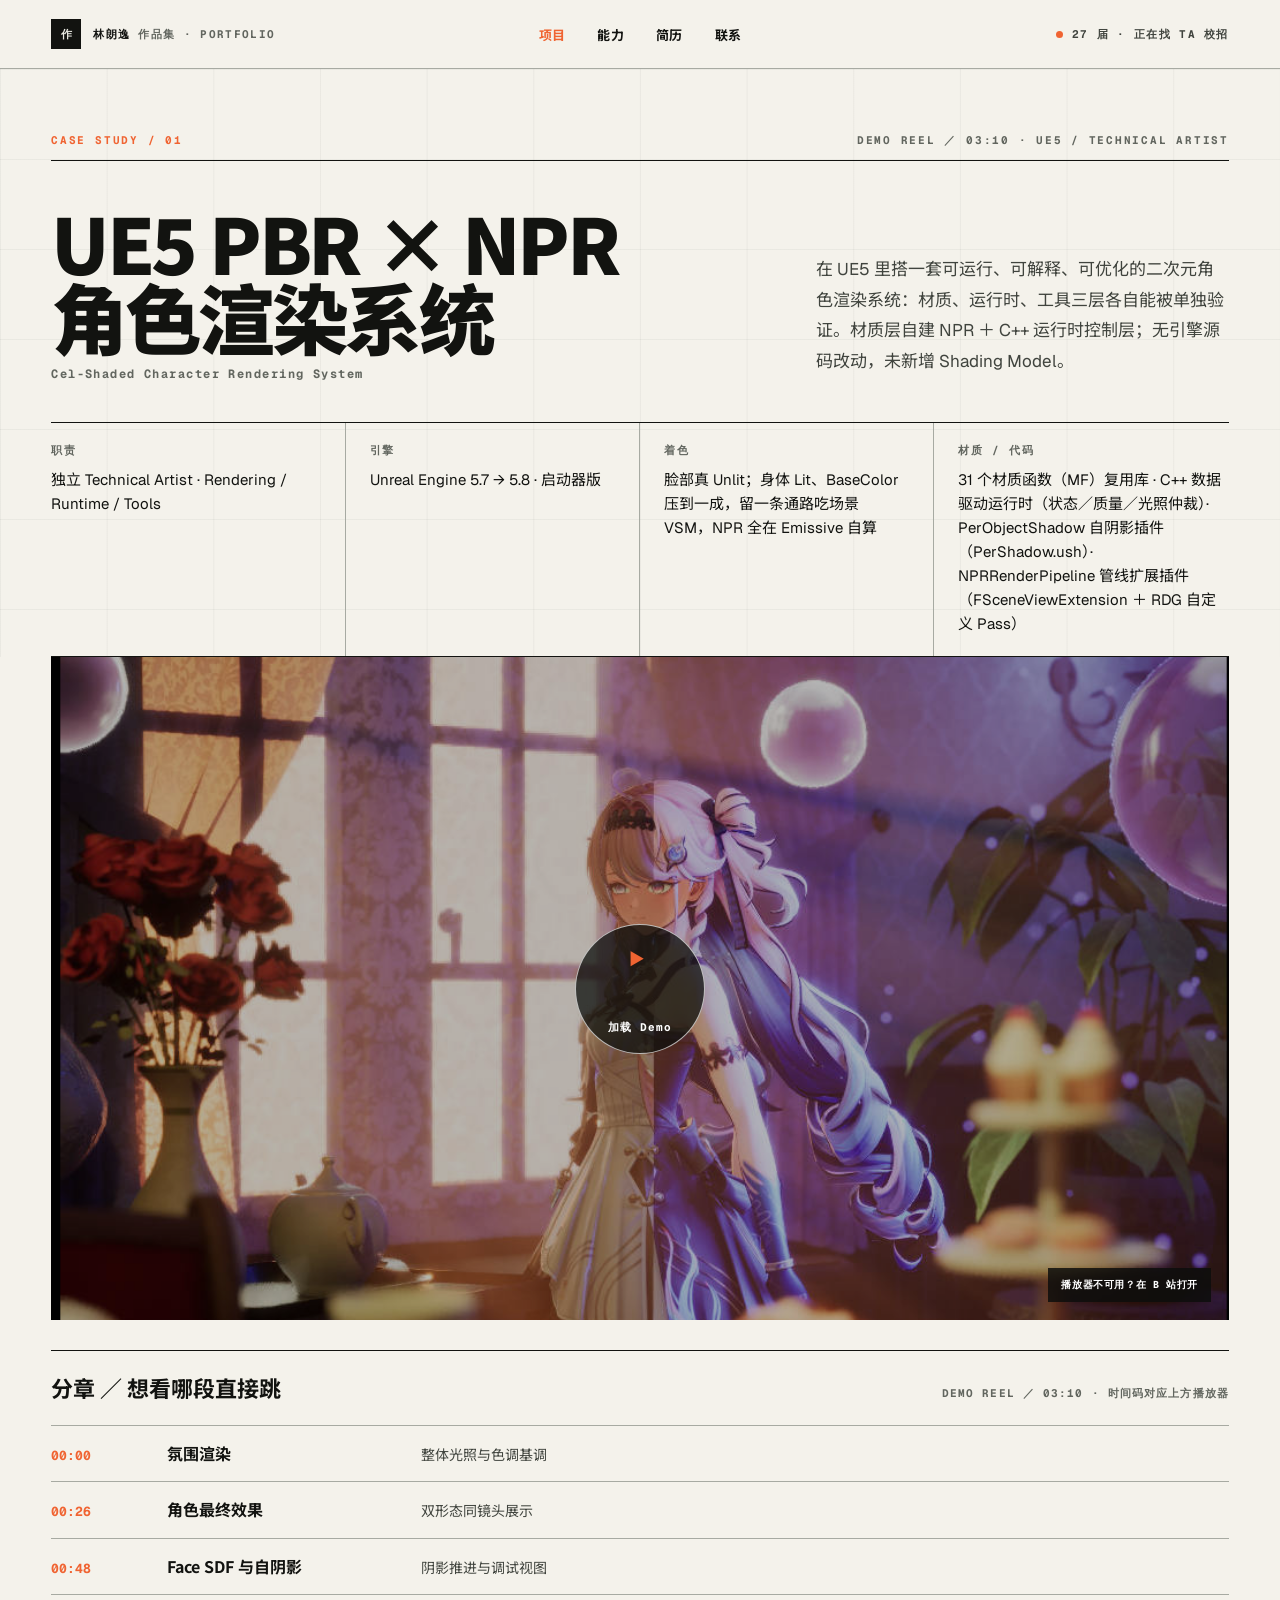
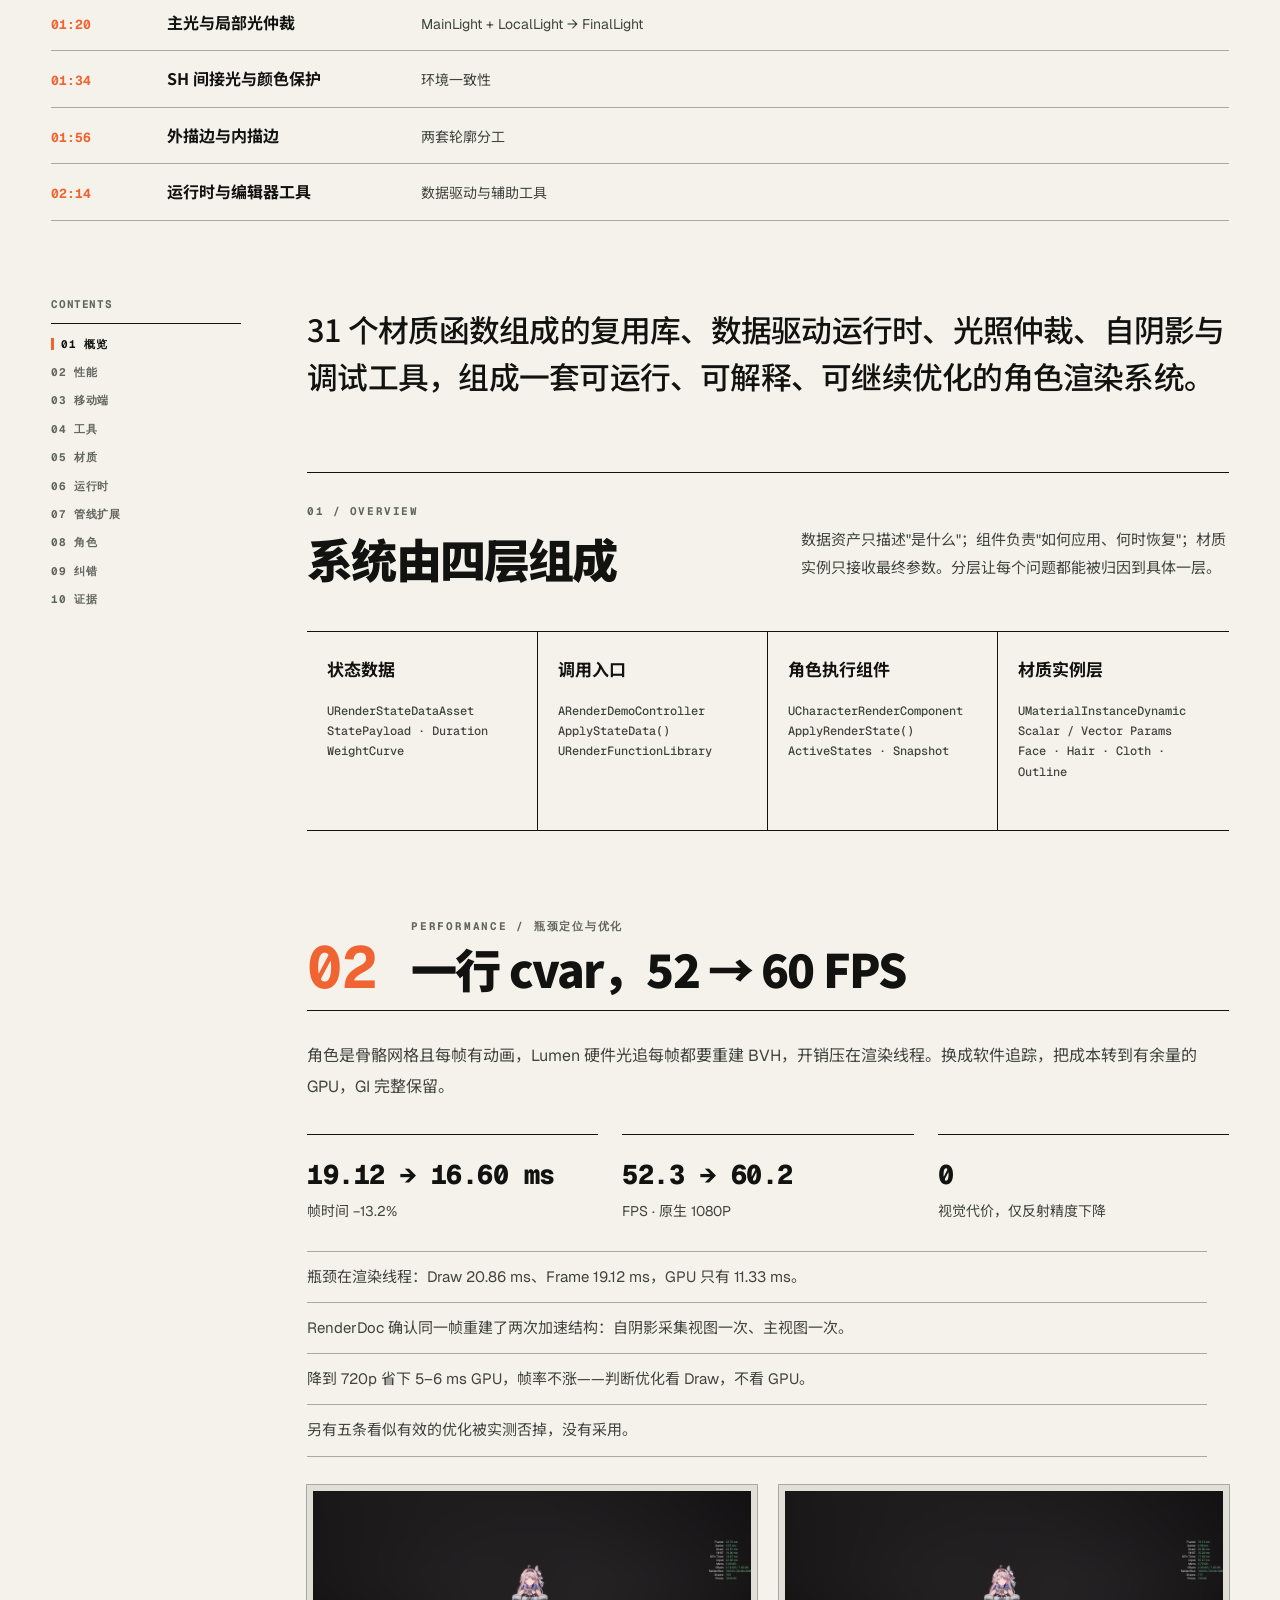
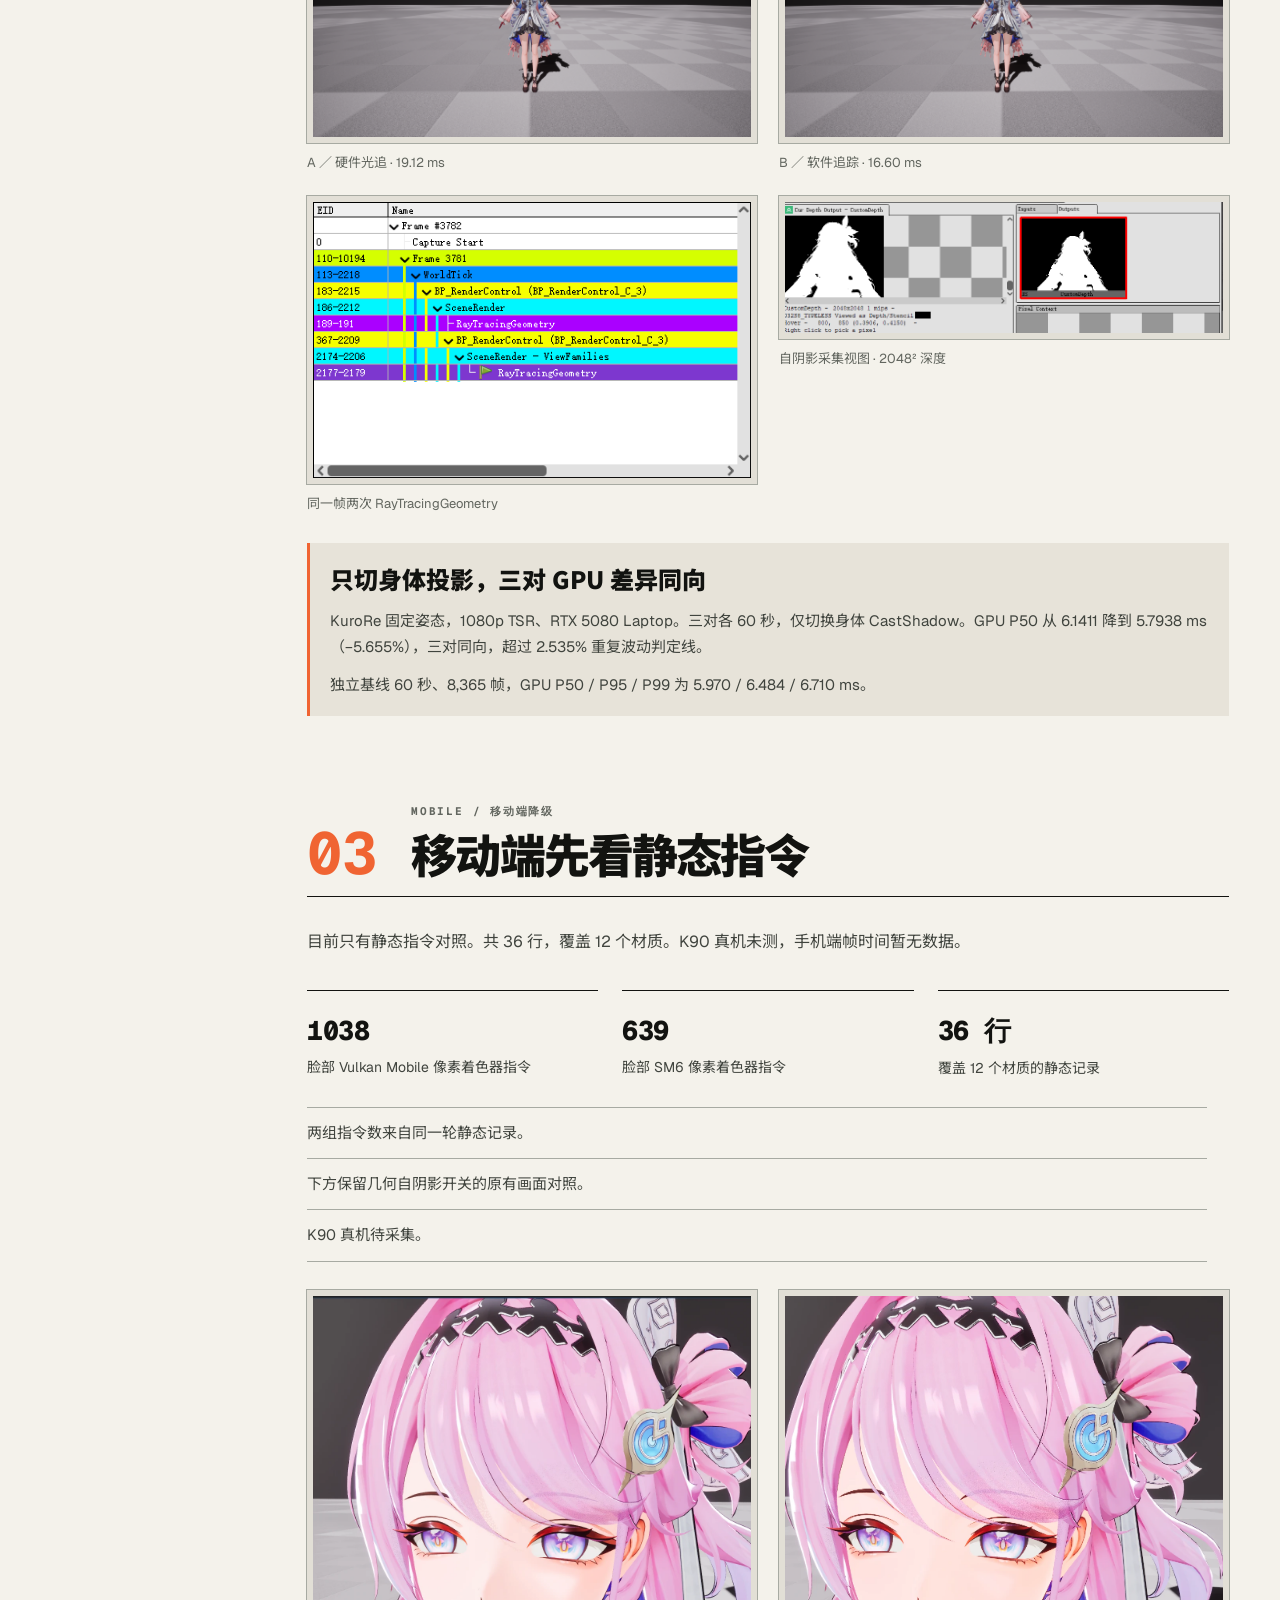
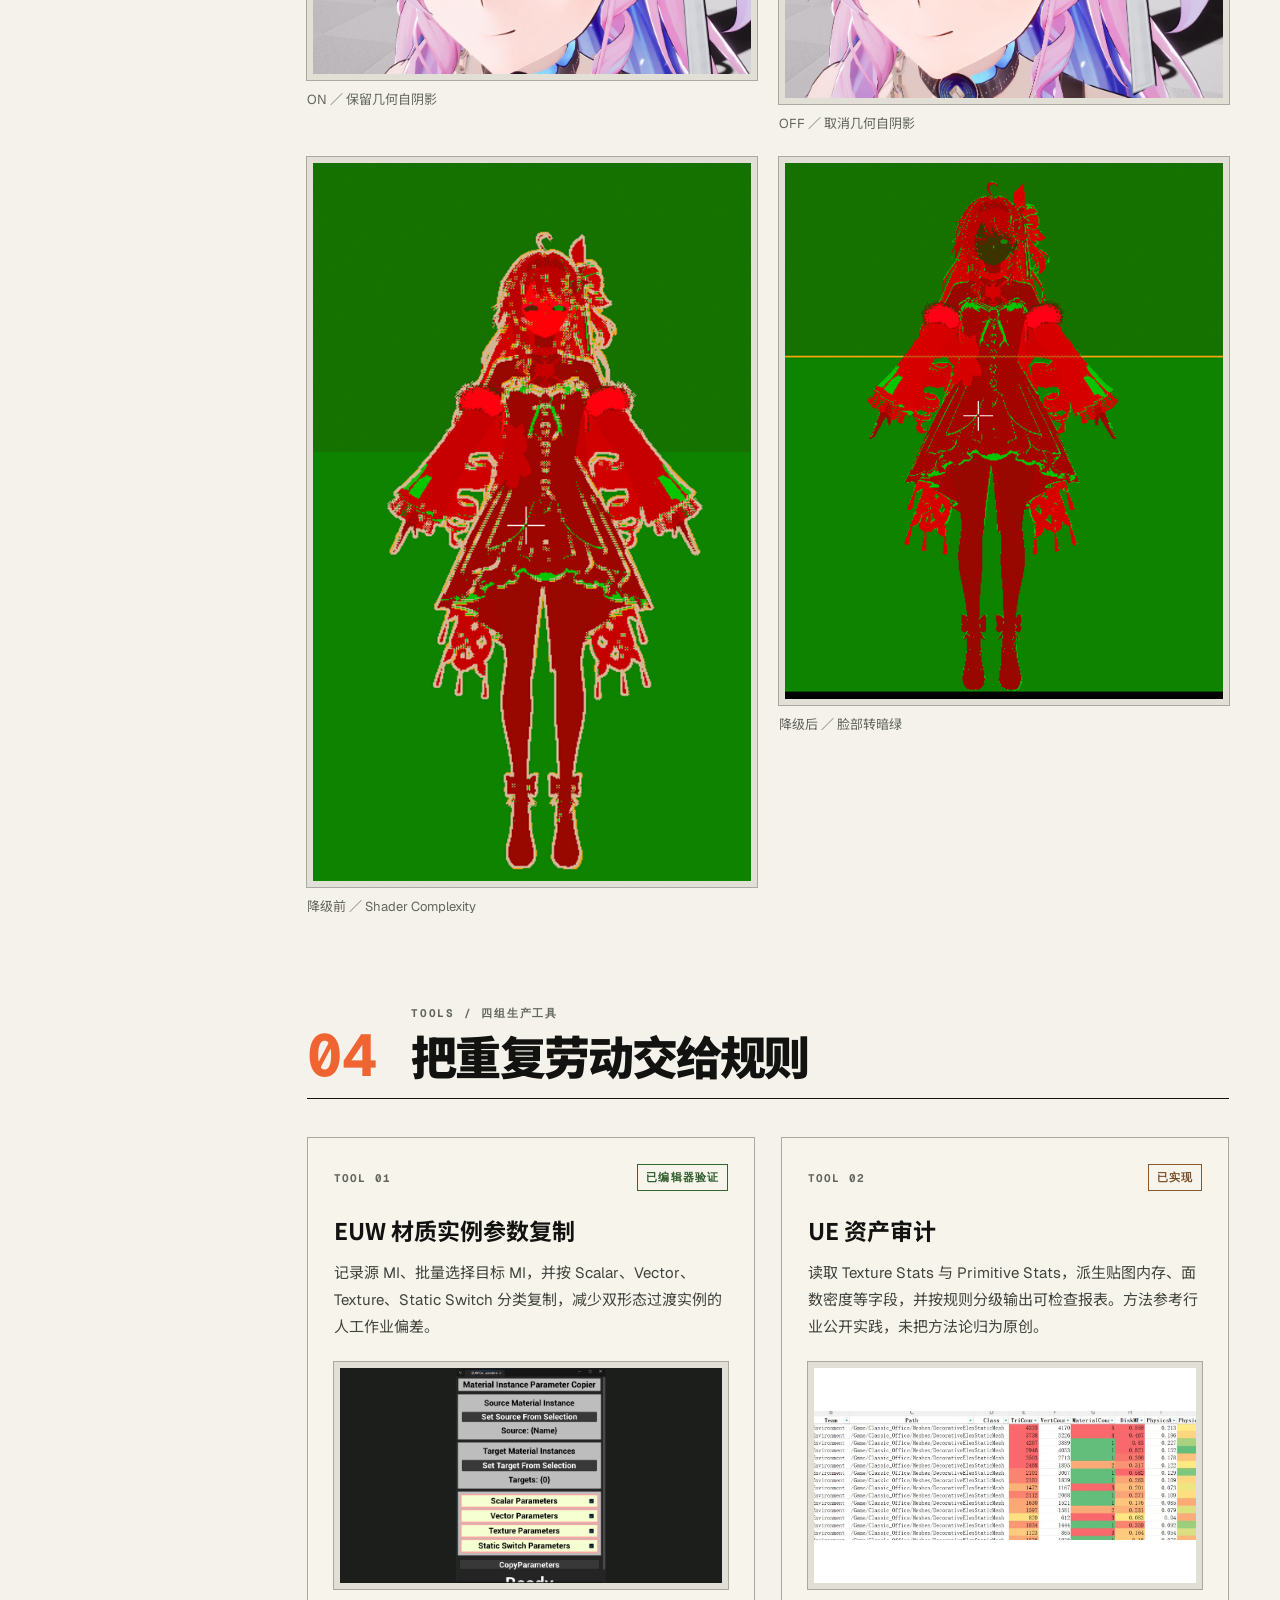
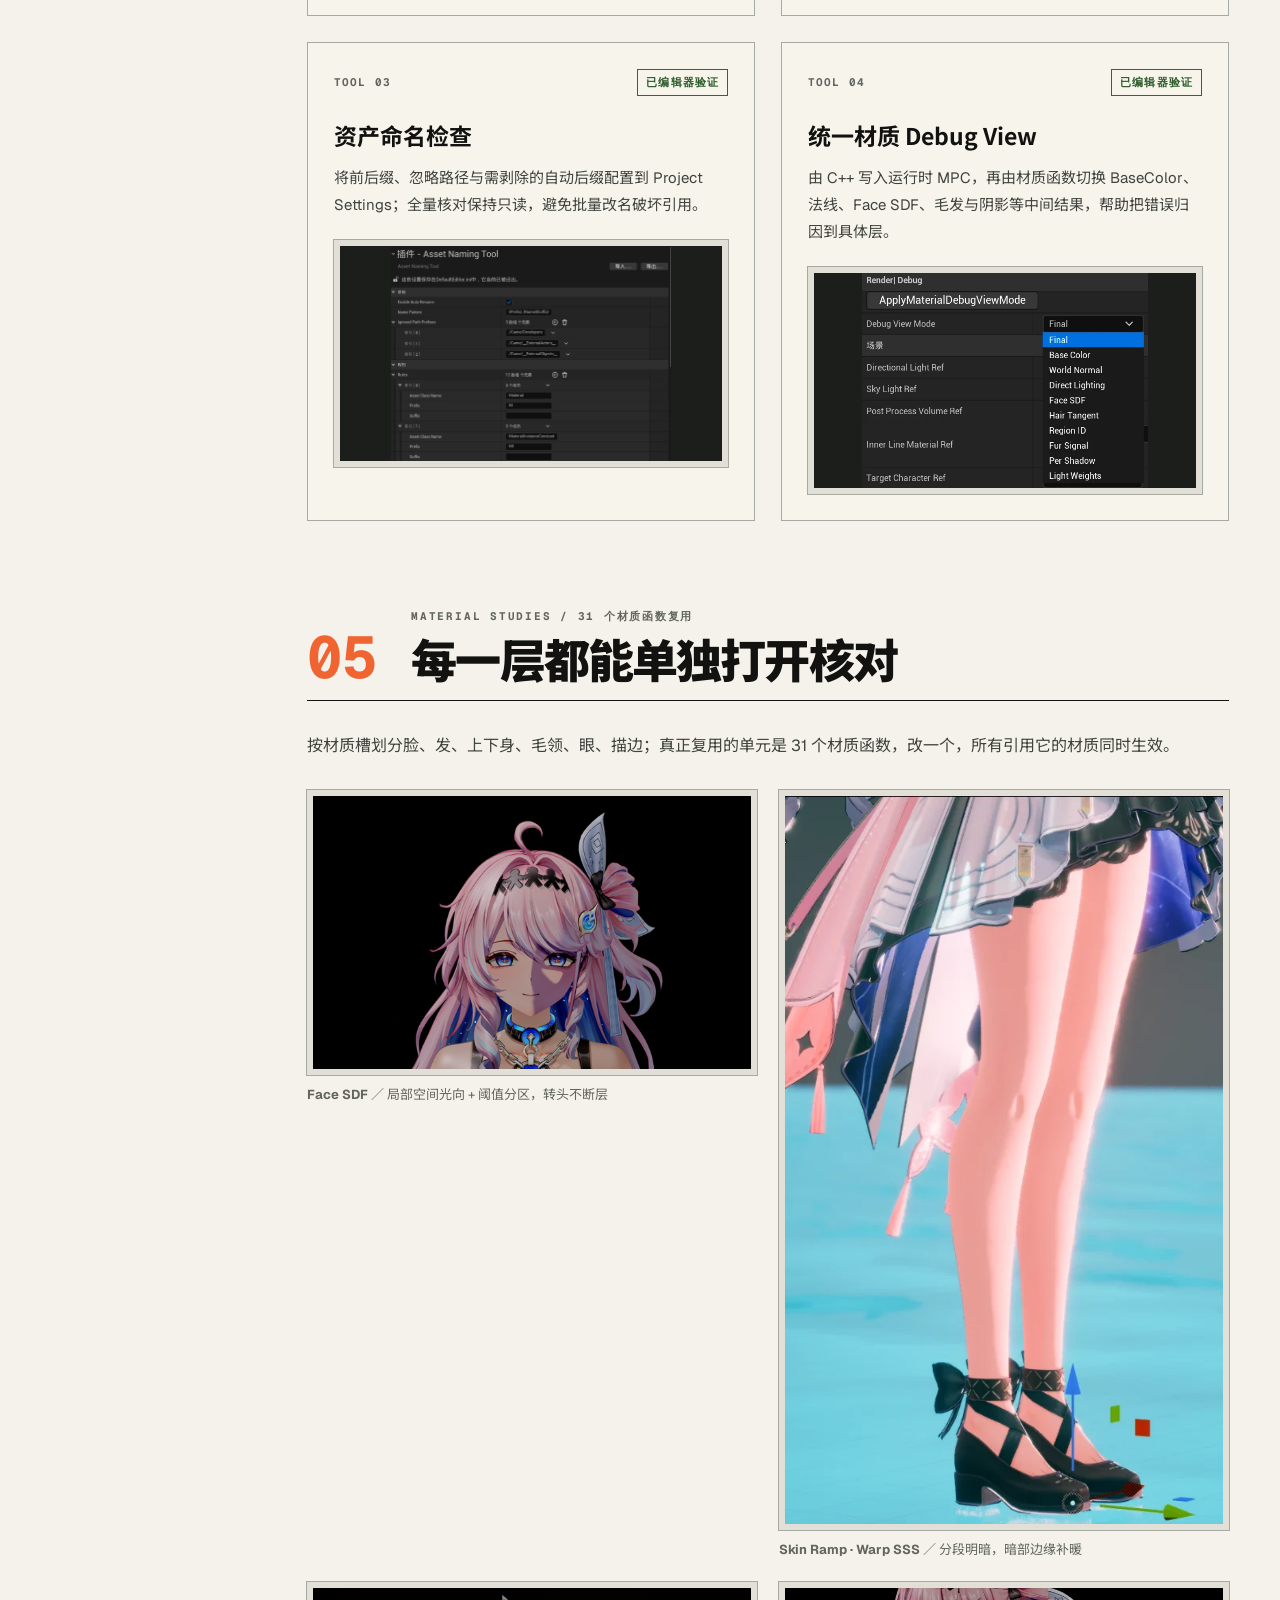
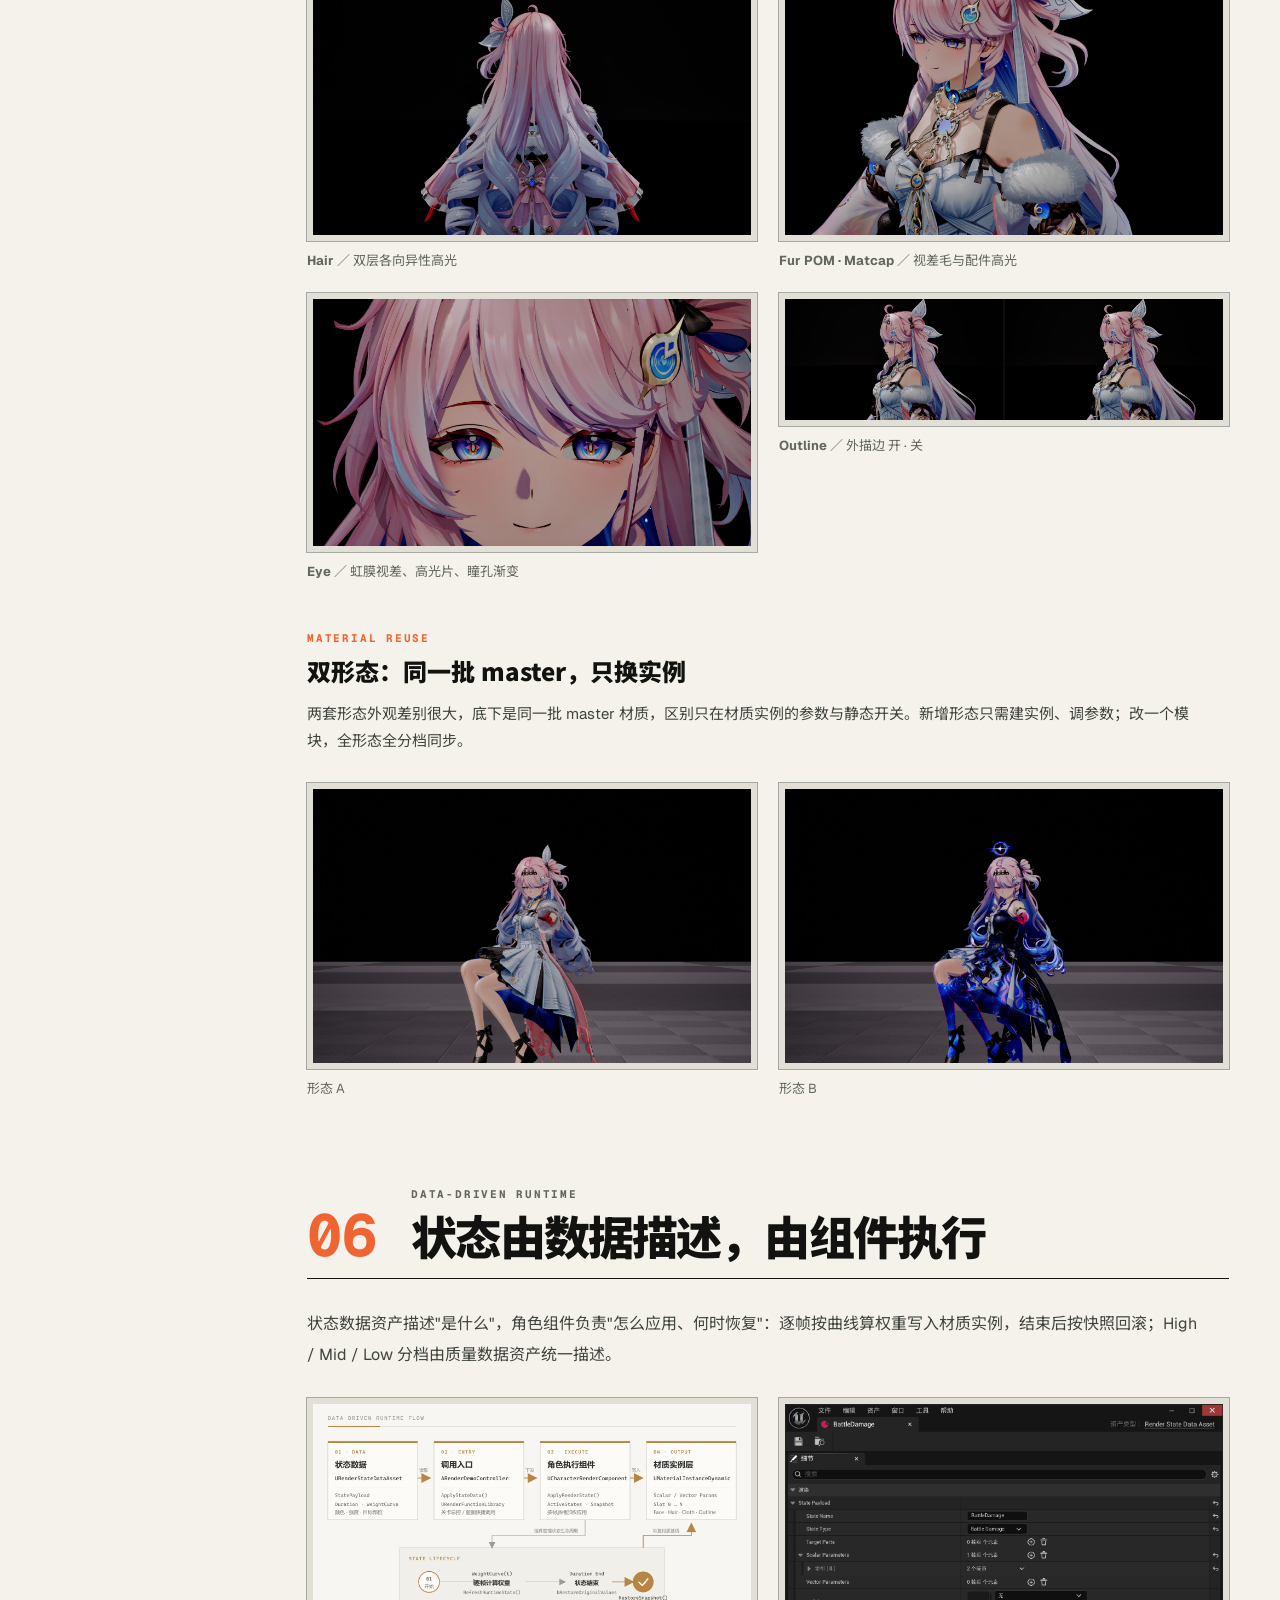
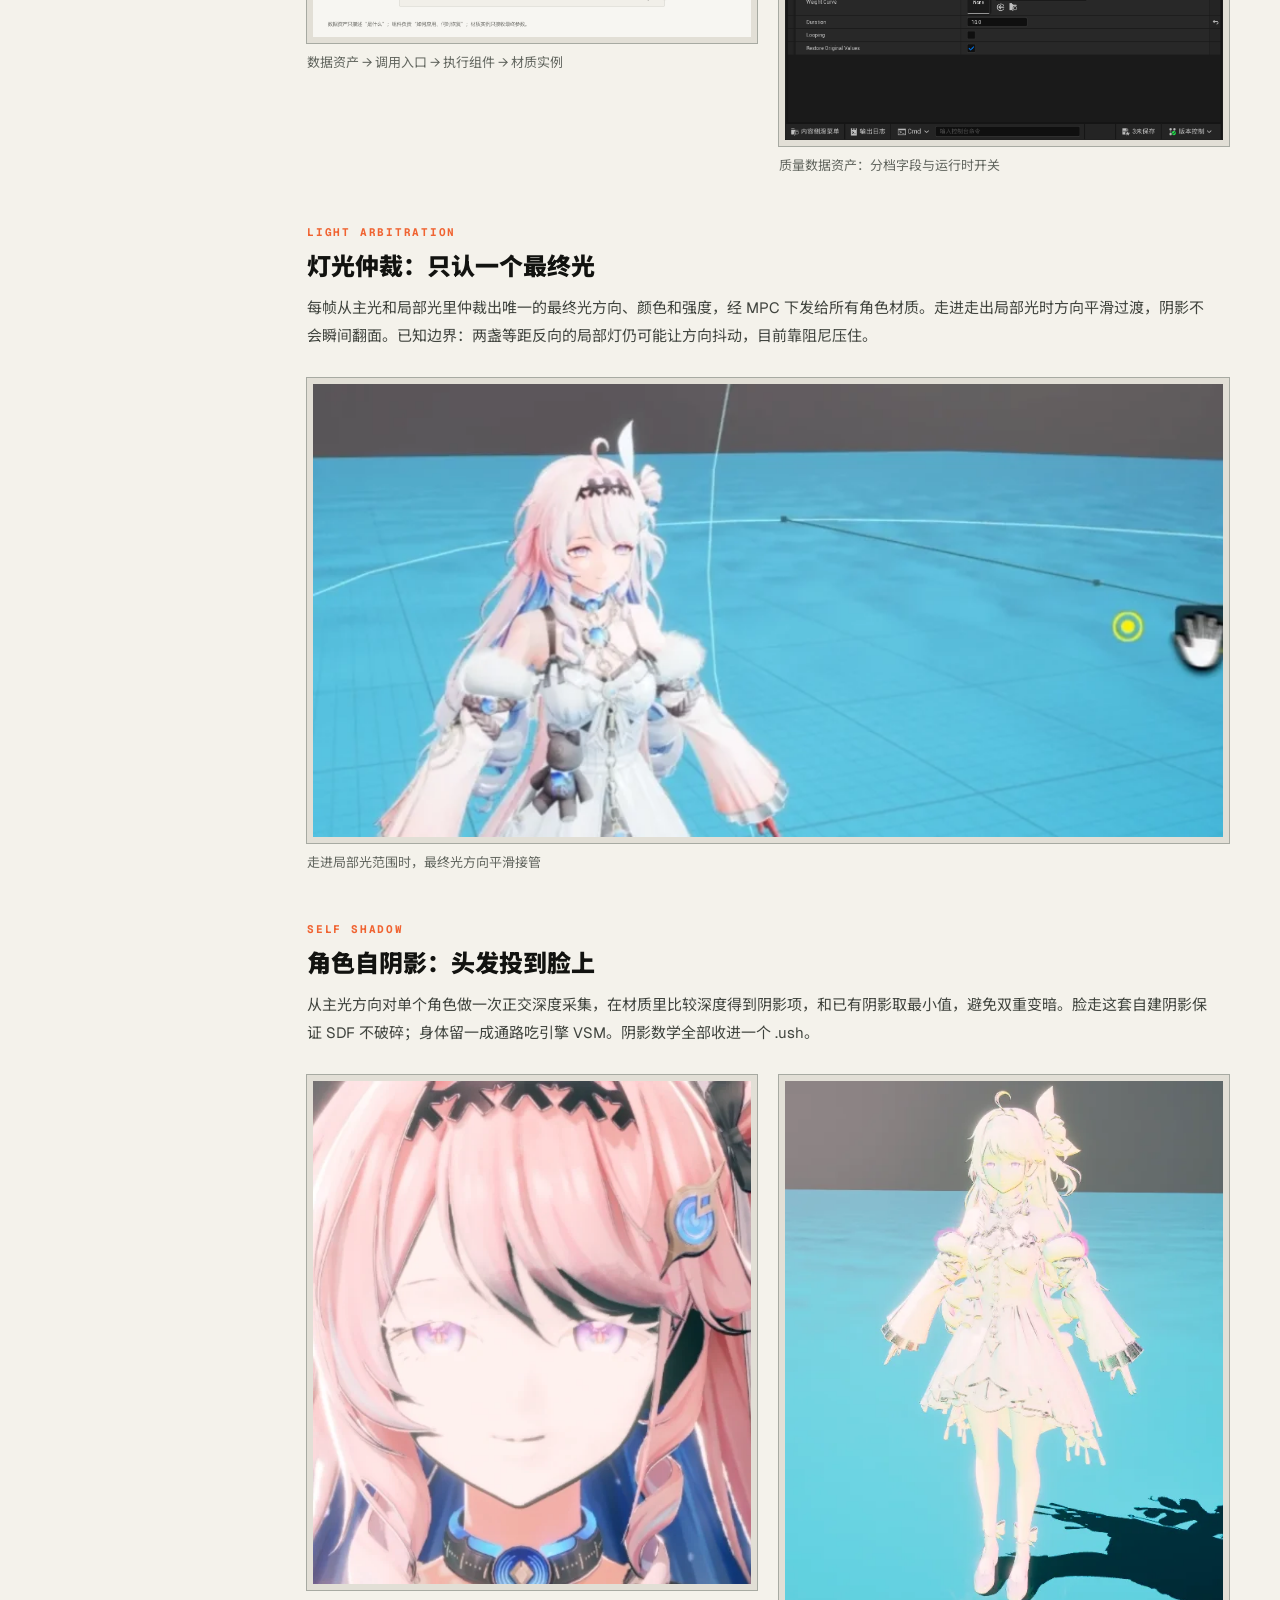
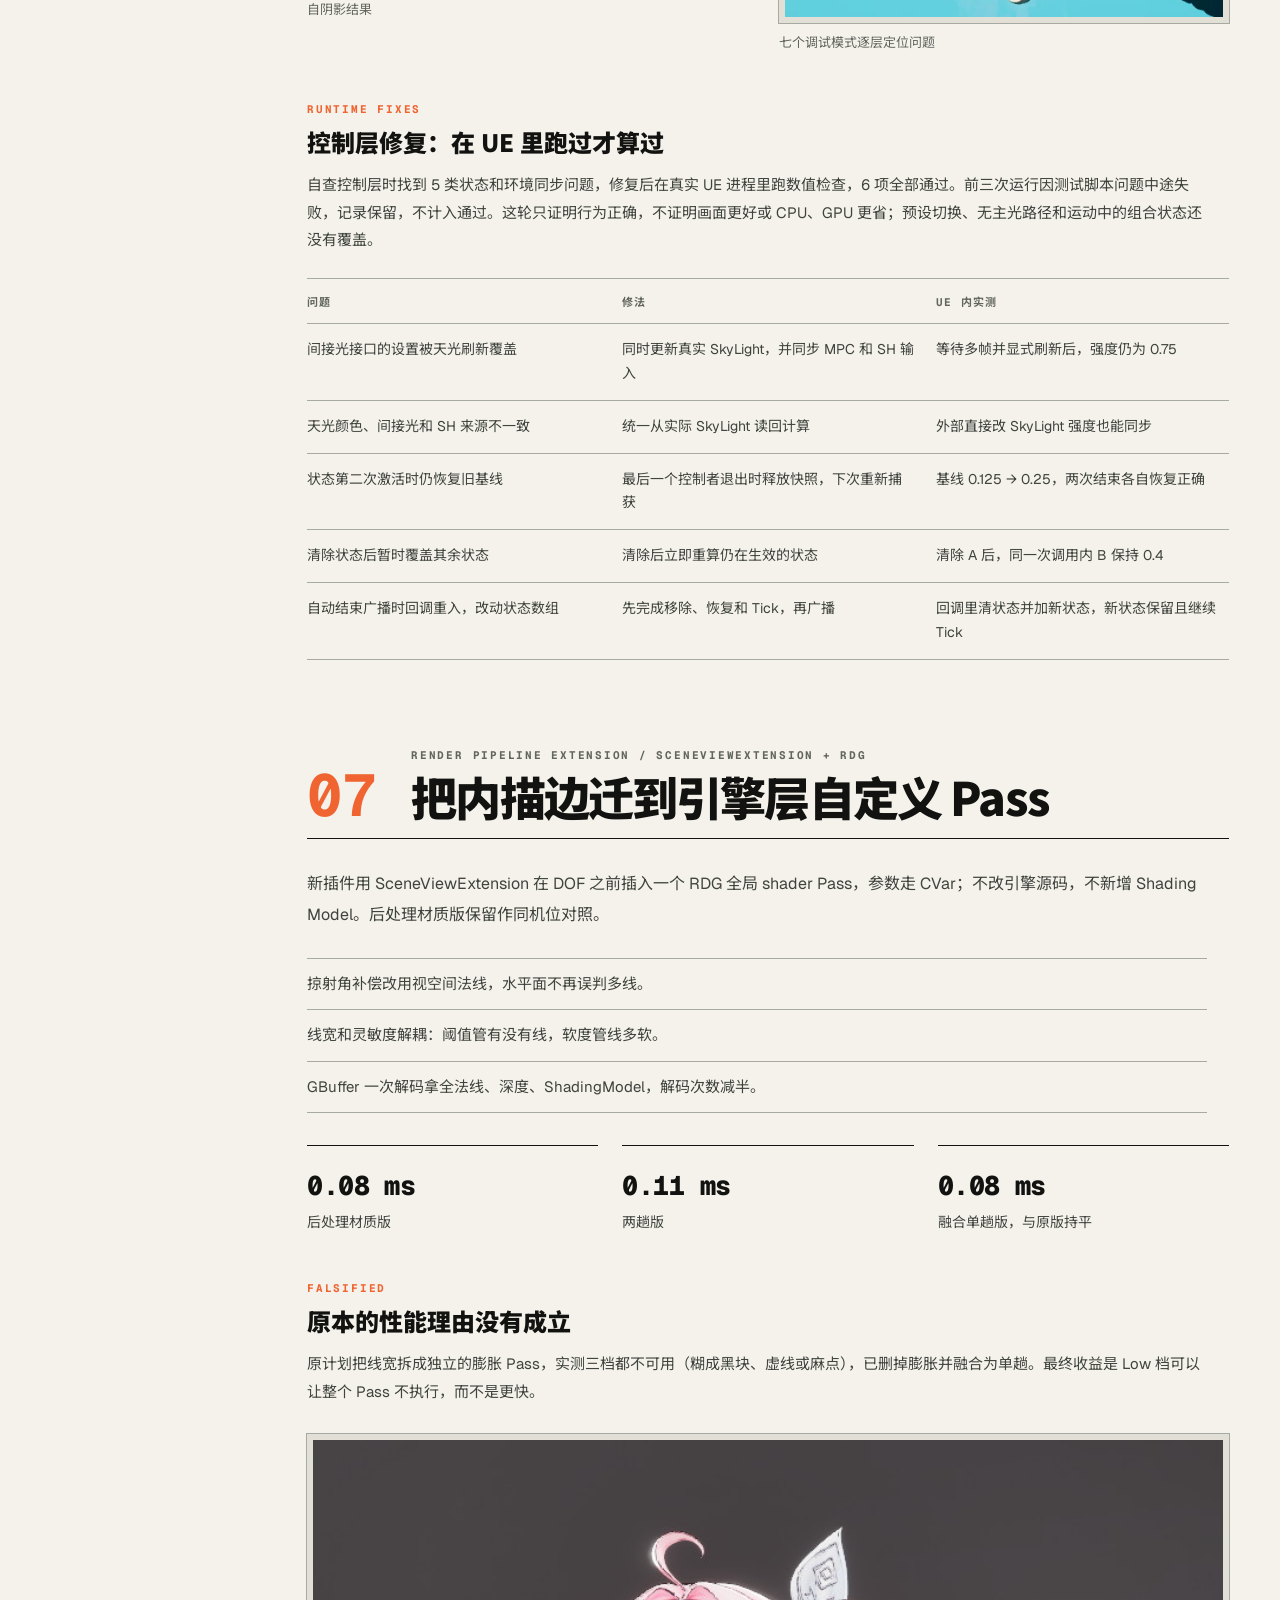
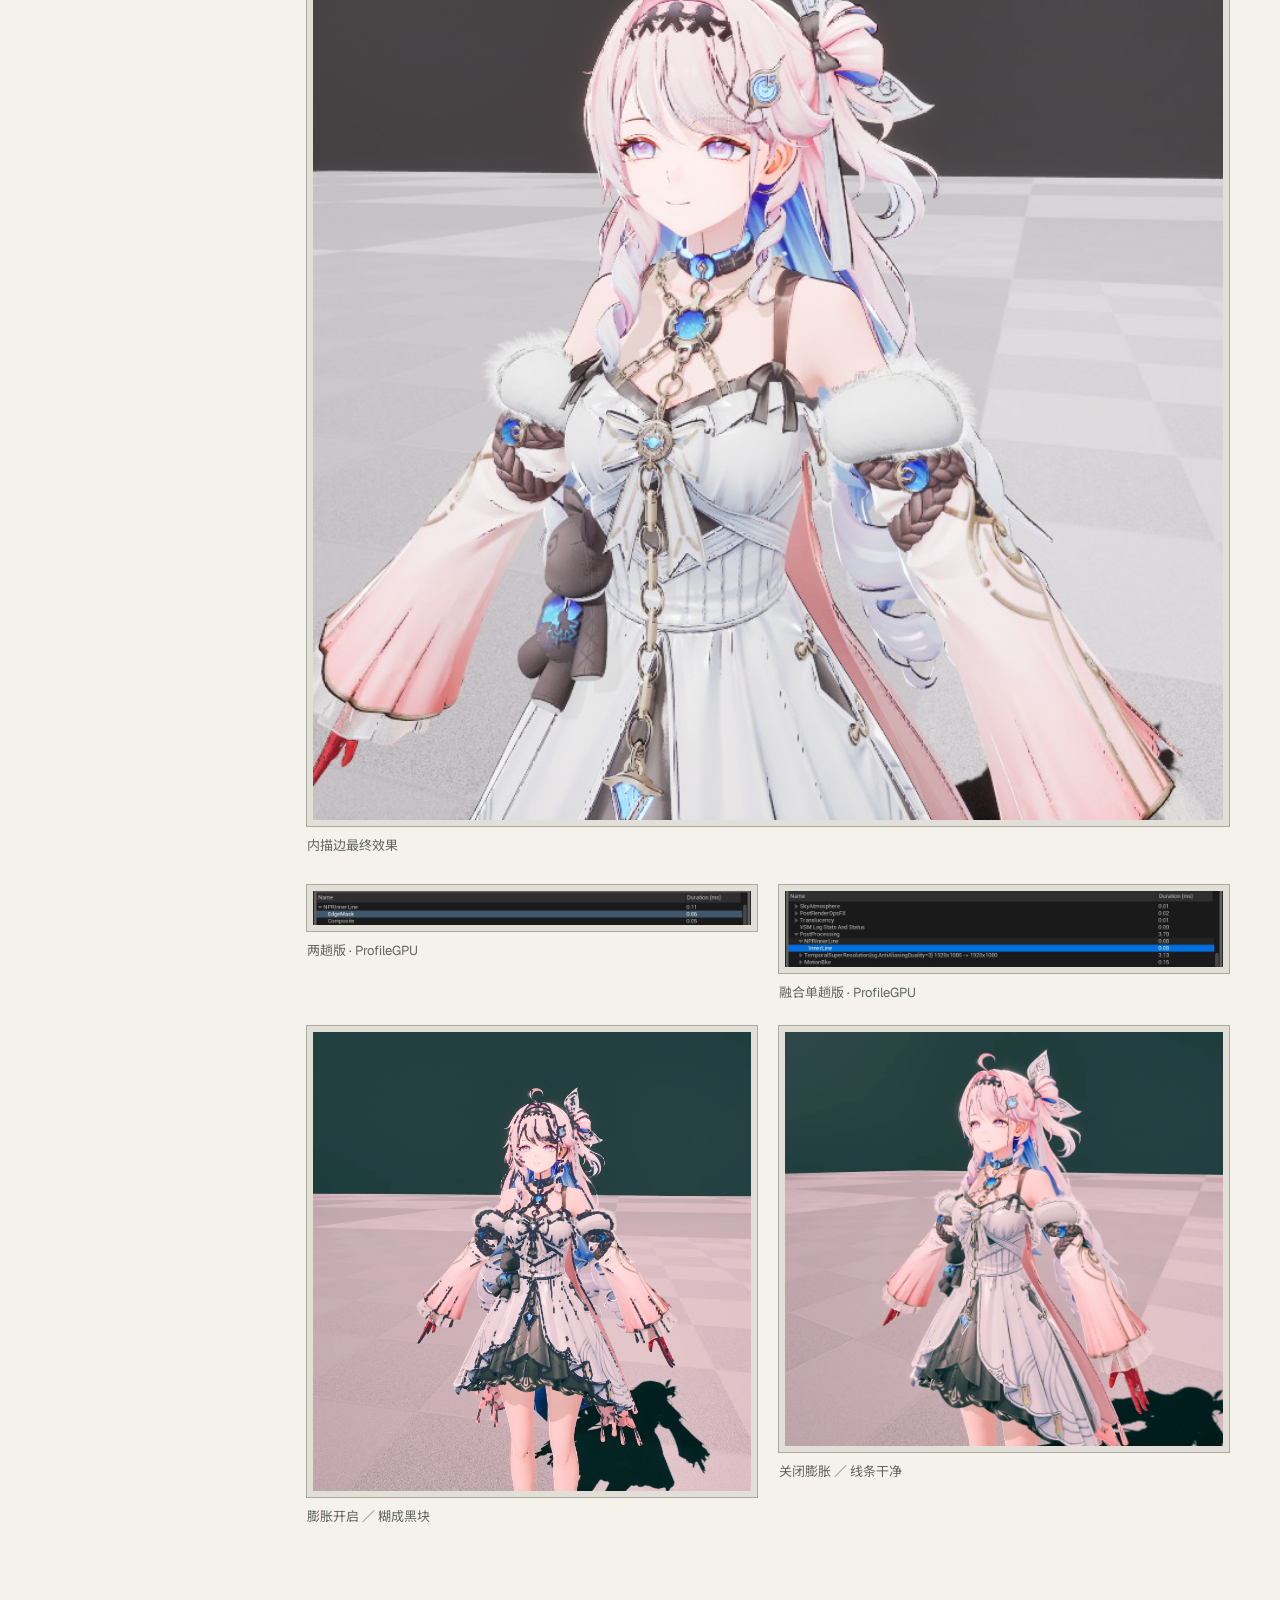
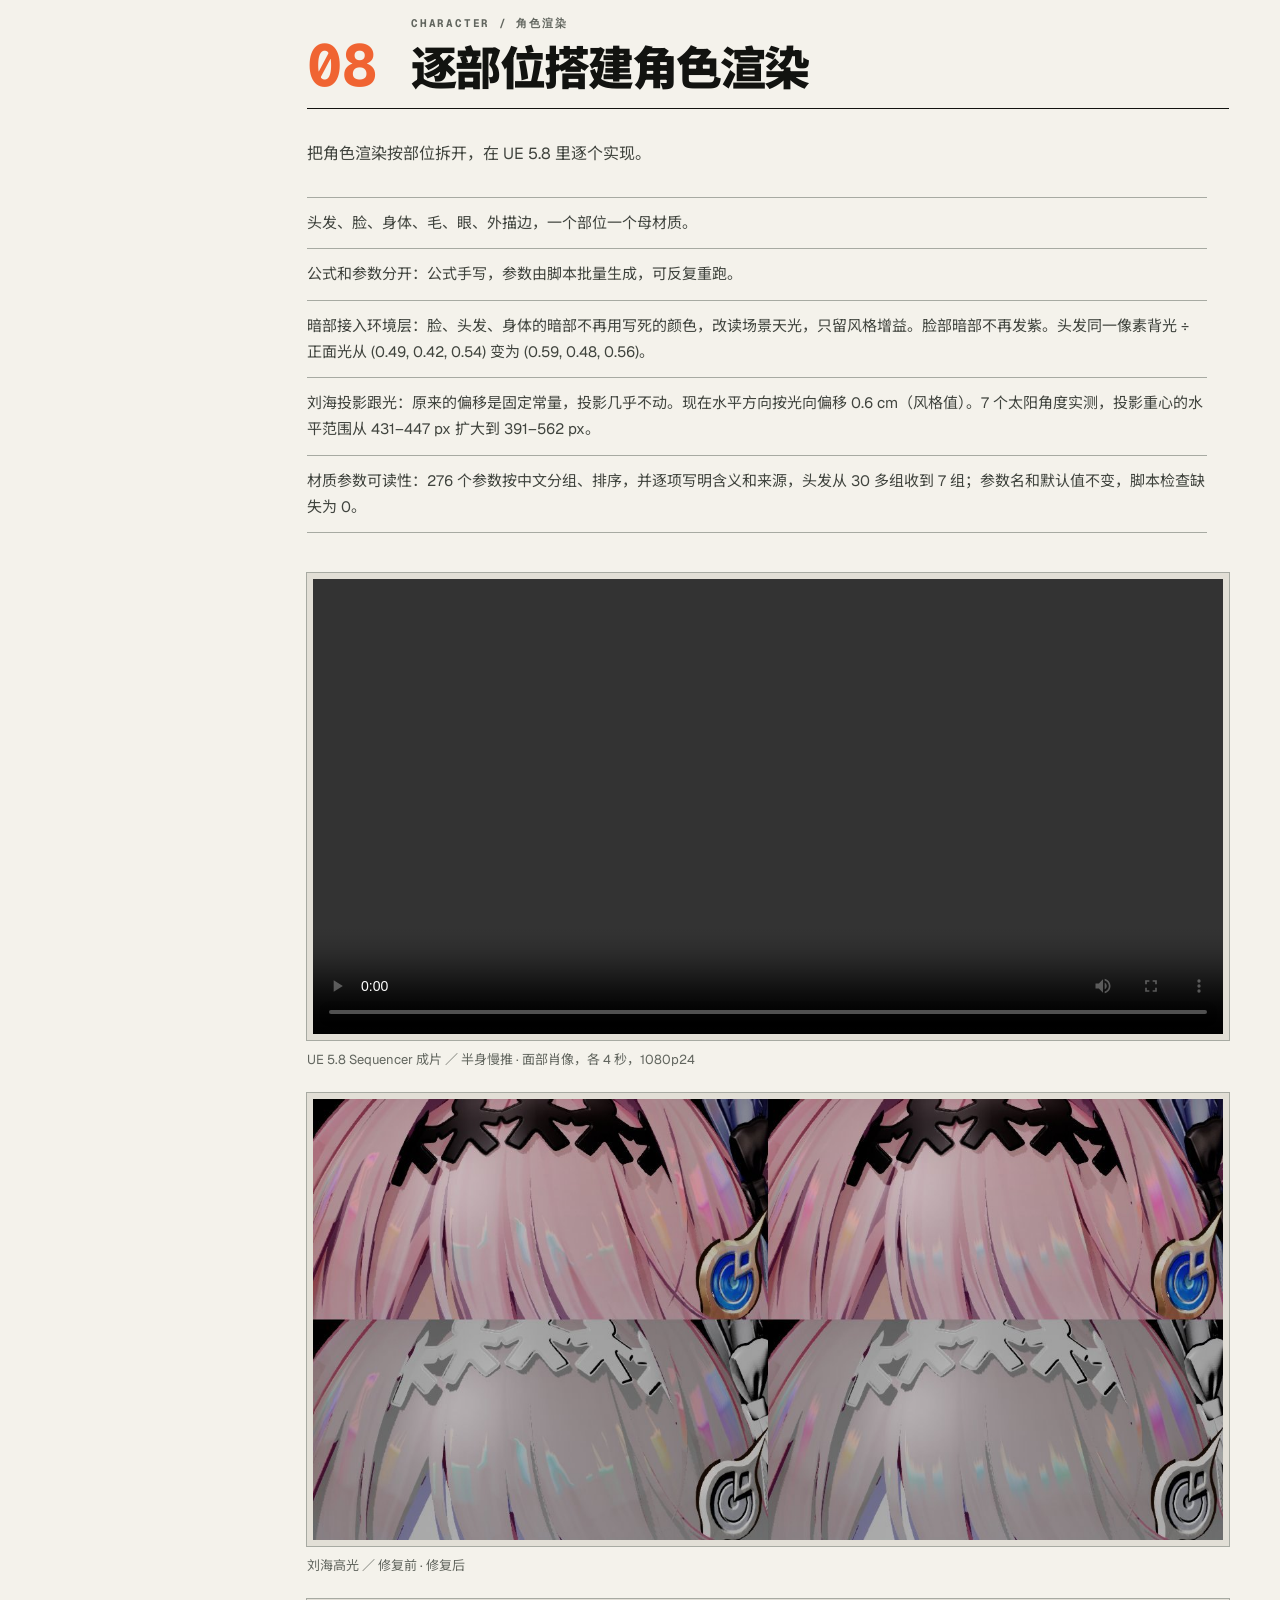
<file: Case-CelShading.dc.html>
<!DOCTYPE html>
<html>
<head>
<meta charset="utf-8">
<meta name="viewport" content="width=device-width, initial-scale=1">
<title>案例 · UE5 PBR × NPR 角色渲染系统 · 林朗逸</title>
<meta name="description" content="UE5 数据驱动二次元角色渲染系统：31 套材质函数复用库，帧时间 −13.2%，主光仲裁与自阴影通路，无引擎源码改动。">
<script src="./support.js"></script>
</head>
<body>
<x-dc>
<helmet>
<link rel="preconnect" href="https://fonts.googleapis.com">
<link rel="preconnect" href="https://fonts.gstatic.com" crossorigin="">
<link href="https://fonts.googleapis.com/css2?family=Geist:wght@400;500;700;800;900&amp;family=Geist+Mono:wght@400;500;700&amp;family=Noto+Sans+SC:wght@400;500;700;900&amp;display=swap" rel="stylesheet">
<style>
/* 未进入视口的滑入动效起始帧（translateX）会撑出横向滚动条，横向裁掉 */
html, body { overflow-x: clip; }
  body { margin: 0; background: #f4f2eb; }
  a { color: #121310; text-decoration: none; }
  a:hover { color: #f06432; }
  img { max-width: 100%; }
  html { scroll-behavior: smooth; }
  [id] { scroll-margin-top: 116px; }
  [data-case-progress] { position: fixed; top: 68px; left: 0; z-index: 90; width: 100%; height: 2px; pointer-events: none; }
  [data-case-progress] > span { display: block; width: var(--case-progress, 0%); height: 100%; background: #f06432; transition: width .18s linear; }
  [data-grid="toc"] a { position: relative; transition: color .2s cubic-bezier(.22,.61,.36,1), padding-left .2s cubic-bezier(.22,.61,.36,1); }
  [data-grid="toc"] a::before { content: ""; position: absolute; left: 0; top: 50%; width: 3px; height: 1.1em; background: #f06432; transform: translateY(-50%) scaleY(0); transition: transform .2s cubic-bezier(.22,.61,.36,1); }
  [data-grid="toc"] a:hover, [data-grid="toc"] a[data-active] { padding-left: 10px; color: #121310 !important; }
  [data-grid="toc"] a[data-active]::before { transform: translateY(-50%) scaleY(1); }
  [data-case-nav] { display: none; }
  [data-case-nav] a { position: relative; padding: 6px 0; color: #d9ddd5; transition: color .2s ease, transform .2s ease; }
  [data-case-nav] a:hover, [data-case-nav] a[data-active] { color: #f06432; transform: translateY(-1px); }
  figure div, [data-zoom-ready] { transition: transform .28s cubic-bezier(.22,.61,.36,1), border-color .28s cubic-bezier(.22,.61,.36,1), box-shadow .28s cubic-bezier(.22,.61,.36,1); }
  [data-zoom-ready]:hover { transform: translate(-2px,-2px); border-color: #f06432 !important; box-shadow: 10px 10px 0 rgba(18,19,16,.1); }
  [data-zoom-ready] img { transition: transform .65s cubic-bezier(.16,1,.3,1); }
  [data-zoom-ready]:hover img { transform: scale(1.025); }
  [data-zoom-hint] { position: absolute; right: 12px; bottom: 12px; padding: 8px 10px; background: rgba(15,17,15,.82); color: #ffffff; font: 700 10px 'Geist Mono', monospace; letter-spacing: .06em; opacity: 0; transition: opacity .22s ease, background .22s ease, color .22s ease; }
  [data-zoom-ready]:hover [data-zoom-hint] { opacity: 1; background: #f06432; color: #121310; }
  [data-dialog] { max-width: min(96vw, 1600px); max-height: 94vh; padding: 48px 16px 16px; border: 1px solid #5d605b; background: #111111; color: #ffffff; }
  [data-dialog]::backdrop { background: rgba(0,0,0,.82); }
  [data-dialog] img { display: block; width: auto; max-width: 100%; height: auto; max-height: 82vh; object-fit: contain; }
  [data-dialog-close] { position: absolute; right: 14px; top: 12px; padding: 8px 12px; border: 1px solid #ffffff; background: #111111; color: #ffffff; font: 700 11px 'Geist Mono', monospace; cursor: pointer; }
  a[data-case-target]:focus-visible, [data-zoom-ready]:focus-visible { outline: 3px solid #f06432; outline-offset: 4px; }
  @media (max-width: 1100px) {
    [data-grid="case-layout"] { grid-template-columns: 150px 1fr !important; gap: 42px !important; }
    [data-grid="case-title"] { grid-template-columns: 1fr !important; gap: 26px !important; align-items: start !important; }
    [data-grid="factsheet"] { grid-template-columns: 1fr 1fr !important; }
    [data-grid="factsheet"] > div:nth-child(-n+2) { border-bottom: 1px solid #a7aaa2 !important; }
    [data-grid="factsheet"] > div:nth-child(2n) { border-right: 0 !important; padding-right: 0 !important; }
    [data-grid="factsheet"] > div:nth-child(2n+1) { padding-left: 0 !important; }
    [data-grid="system"] { grid-template-columns: 1fr 1fr !important; }
    [data-grid="system"] > div:nth-child(-n+2) { border-bottom: 1px solid #121310; }
    [data-grid="system"] > div:nth-child(2) { border-right: 0 !important; }
  }
  [data-grid="system"] > div { min-width: 0; }
  [data-grid="system"] span { overflow-wrap: anywhere; }
  @media (max-width: 900px) {
    [data-grid="chapters"] li { grid-template-columns: 72px 1fr !important; gap: 6px 16px !important; }
    [data-grid="chapters"] li > span:last-child { grid-column: 2; }
    [data-grid="case-title"], [data-grid="split"], [data-grid="runtime"], [data-grid="study"] { grid-template-columns: 1fr !important; gap: 28px !important; }
    [data-grid="factsheet"] { grid-template-columns: 1fr !important; }
    [data-grid="factsheet"] > div { border-right: 0 !important; border-bottom: 1px solid #a7aaa2; min-height: 0 !important; padding: 18px 0 !important; }
    [data-grid="case-layout"] { display: block !important; }
    [data-grid="toc"] { display: none !important; }
    [data-case-nav] { display: flex !important; }
    [data-case-progress] { top: 112px !important; }
    [data-grid="system"] { grid-template-columns: 1fr 1fr !important; }
    [data-grid="tools"], [data-grid="evidence"] { grid-template-columns: 1fr 1fr !important; }
    header > nav { display: none !important; }
    [data-header="menu"] { display: block !important; }
    [data-header="menu"] summary::-webkit-details-marker { display: none; }
  }
  @media (max-width: 700px) {
    [data-grid="system"], [data-grid="tools"], [data-grid="evidence"], [data-grid="metrics"] { grid-template-columns: 1fr !important; }
    [data-header="status"] { display: none !important; }
    footer { flex-direction: column; align-items: flex-start !important; }
  }
</style>
</helmet>

<div style="font-family: Geist, 'Noto Sans SC', sans-serif; color: #121310; background: #f4f2eb;">

  <header data-screen-label="Header" style="position: sticky; top: 0; z-index: 80; height: 68px; display: grid; grid-template-columns: 1fr auto 1fr; align-items: center; gap: 24px; padding: 0 clamp(20px, 4vw, 56px); border-bottom: 1px solid #a7aaa2; background: rgba(244,242,235,.96); backdrop-filter: blur(12px); font: 700 11px 'Geist Mono', monospace; letter-spacing: .12em;">
    <a href="Main.dc.html" style="display: flex; align-items: center; gap: 12px; width: max-content;">
      <span style="display: grid; width: 30px; height: 30px; place-items: center; background: #121310; color: #e9e9e2; letter-spacing: -.06em; font-family: 'Noto Serif SC', serif; font-weight: 900;">作</span>
      <span>林朗逸 <span style="color: #62665f;">作品集 · PORTFOLIO</span></span>
    </a>
    <nav style="display: flex; gap: 32px; font-family: Geist, 'Noto Sans SC', sans-serif; font-size: 13px; letter-spacing: .02em;">
      <a href="Main.dc.html#work" style="color: #f06432;">项目</a><a href="Main.dc.html#capability">能力</a><a href="Resume.dc.html">简历</a><a href="Main.dc.html#contact">联系</a>
    </nav>
    <div style="justify-self: end; display: flex; align-items: center; gap: 14px; color: #40443e;">
      <span data-header="status" style="display: flex; align-items: center; gap: 9px;"><i style="width: 7px; height: 7px; border-radius: 50%; background: #f06432;"></i>27 届 · 正在找 TA 校招</span>
      <details data-header="menu" style="display: none; position: relative;">
        <summary style="cursor: pointer; list-style: none; padding: 9px 12px; border: 1px solid #121310; font-family: 'Noto Sans SC', Geist, sans-serif; font-size: 12px; letter-spacing: .04em;">菜单</summary>
        <nav style="position: absolute; right: 0; top: 44px; min-width: 180px; display: grid; background: #f4f2eb; border: 1px solid #121310; box-shadow: 10px 10px 0 #121310; font-family: 'Noto Sans SC', Geist, sans-serif; font-size: 13px; letter-spacing: .02em;">
          <a href="Main.dc.html#work" style="padding: 15px 18px; border-bottom: 1px solid #a7aaa2;">项目</a>
          <a href="#perf" style="padding: 15px 18px; border-bottom: 1px solid #a7aaa2;">性能</a>
          <a href="#mobile" style="padding: 15px 18px; border-bottom: 1px solid #a7aaa2;">移动端</a>
          <a href="#tools" style="padding: 15px 18px; border-bottom: 1px solid #a7aaa2;">工具</a>
          <a href="#materials" style="padding: 15px 18px; border-bottom: 1px solid #a7aaa2;">材质</a>
          <a href="#runtime" style="padding: 15px 18px; border-bottom: 1px solid #a7aaa2;">运行时</a>
          <a href="#pipeline" style="padding: 15px 18px; border-bottom: 1px solid #a7aaa2;">管线扩展</a>
          <a href="#restore" style="padding: 15px 18px; border-bottom: 1px solid #a7aaa2;">角色</a>
          <a href="#lessons" style="padding: 15px 18px; border-bottom: 1px solid #a7aaa2;">纠错</a>
          <a href="#evidence" style="padding: 15px 18px;">证据</a>
        </nav>
      </details>
    </div>
  </header>

  <div data-case-progress="" aria-hidden="true"><span></span></div>

  <nav data-case-nav="" aria-label="案例小节导航" style="position: sticky; top: 68px; z-index: 60; gap: 20px; padding: 13px clamp(20px, 4vw, 56px); overflow-x: auto; background: #121310; color: #ffffff; font: 700 11px 'Geist Mono', monospace; letter-spacing: .06em; white-space: nowrap;">
    <a href="#overview" data-case-target="overview">概览</a>
    <a href="#perf" data-case-target="perf">性能</a>
    <a href="#mobile" data-case-target="mobile">移动端</a>
    <a href="#tools" data-case-target="tools">工具</a>
    <a href="#materials" data-case-target="materials">材质</a>
    <a href="#runtime" data-case-target="runtime">运行时</a>
    <a href="#pipeline" data-case-target="pipeline">管线扩展</a>
    <a href="#restore" data-case-target="restore">角色</a>
    <a href="#lessons" data-case-target="lessons">纠错</a>
    <a href="#evidence" data-case-target="evidence">证据</a>
  </nav>

  <div data-grid="case-header" data-screen-label="Case header" style="max-width: 1480px; margin: 0 auto; padding: 64px clamp(20px, 4vw, 56px) 0; background-image: linear-gradient(to right, rgba(18,19,16,.045) 1px, transparent 1px), linear-gradient(to bottom, rgba(18,19,16,.045) 1px, transparent 1px); background-size: 8.333% 100%, 100% 90px;">
    <div style="display: flex; justify-content: space-between; gap: 20px; padding-bottom: 12px; border-bottom: 1px solid #121310; font: 700 11px 'Geist Mono', monospace; letter-spacing: .16em; color: #62665f;">
      <span style="color: #f06432;">CASE STUDY / 01</span>
      <span>DEMO REEL ／ 03:10 · UE5 / TECHNICAL ARTIST</span>
    </div>

    <div data-grid="case-title" style="display: grid; grid-template-columns: minmax(0, 1.25fr) minmax(240px, .75fr); align-items: end; gap: 6vw; padding: 44px 0 40px;">
      <div>
        <h1 style="max-width: 1000px; margin: 0 0 14px; font-family: 'Noto Sans SC', Geist, sans-serif; font-size: clamp(40px, 6vw, 92px); font-weight: 900; line-height: .96; letter-spacing: -.045em;">UE5 PBR × NPR<br>角色渲染系统</h1>
        <p style="margin: 0; color: #62665f; font: 700 12px 'Geist Mono', monospace; letter-spacing: .12em;">Cel-Shaded Character Rendering System</p>
      </div>
      <p style="margin: 0 0 6px; color: #40443e; font-size: 17px; line-height: 1.8;">在 UE5 里搭一套可运行、可解释、可优化的二次元角色渲染系统：材质、运行时、工具三层各自能被单独验证。材质层自建 NPR ＋ C++ 运行时控制层；无引擎源码改动，未新增 Shading Model。</p>
    </div>

    <div data-grid="factsheet" style="display: grid; grid-template-columns: repeat(4, 1fr); border-top: 1px solid #121310; border-bottom: 1px solid #121310;">
      <div style="display: grid; align-content: start; gap: 10px; padding: 20px 24px 20px 0; border-right: 1px solid #a7aaa2;">
        <span style="font: 700 11px 'Geist Mono', monospace; letter-spacing: .14em; color: #62665f;">职责</span>
        <span style="font-size: 15px; line-height: 1.6;">独立 Technical Artist · Rendering / Runtime / Tools</span>
      </div>
      <div style="display: grid; align-content: start; gap: 10px; padding: 20px 24px; border-right: 1px solid #a7aaa2;">
        <span style="font: 700 11px 'Geist Mono', monospace; letter-spacing: .14em; color: #62665f;">引擎</span>
        <span style="font-size: 15px; line-height: 1.6;">Unreal Engine 5.7 → 5.8 · 启动器版</span>
      </div>
      <div style="display: grid; align-content: start; gap: 10px; padding: 20px 24px; border-right: 1px solid #a7aaa2;">
        <span style="font: 700 11px 'Geist Mono', monospace; letter-spacing: .14em; color: #62665f;">着色</span>
        <span style="font-size: 15px; line-height: 1.6;">脸部真 Unlit；身体 Lit、BaseColor 压到一成，留一条通路吃场景 VSM，NPR 全在 Emissive 自算</span>
      </div>
      <div style="display: grid; align-content: start; gap: 10px; padding: 20px 0 20px 24px;">
        <span style="font: 700 11px 'Geist Mono', monospace; letter-spacing: .14em; color: #62665f;">材质 / 代码</span>
        <span style="font-size: 15px; line-height: 1.6;">31 个材质函数（MF）复用库 · C++ 数据驱动运行时（状态／质量／光照仲裁）· PerObjectShadow 自阴影插件（PerShadow.ush）· NPRRenderPipeline 管线扩展插件（FSceneViewExtension ＋ RDG 自定义 Pass）</span>
      </div>
    </div>
  </div>

  <div style="max-width: 1480px; margin: 0 auto; padding: 0 clamp(20px, 4vw, 56px);">
    <div style="position: relative; width: 100%; aspect-ratio: 16/9; overflow: hidden; background: #090b09;">
      <img src="assets/05be84b7ce5e95d42782d118f56abf22.jpg" alt="Demo Reel 封面帧" style="width: 100%; height: 100%; object-fit: cover; object-position: 50% 28%; filter: saturate(.9) brightness(.72);">
      <a href="https://www.bilibili.com/video/BV1yp3x6kEuH/" target="_blank" rel="noreferrer" style="position: absolute; left: 50%; top: 50%; transform: translate(-50%,-50%); display: grid; place-items: center; gap: 8px; width: 128px; height: 128px; border: 1px solid rgba(255,255,255,.68); border-radius: 50%; background: rgba(13,15,13,.74); color: #ffffff; font: 700 11px 'Geist Mono', monospace; letter-spacing: .08em;">
        <span style="font-size: 26px; color: #f06432;">▶</span>加载 Demo
      </a>
      <span style="position: absolute; right: 18px; bottom: 18px; padding: 10px 13px; background: rgba(12,14,12,.84); color: #ffffff; font: 700 10px 'Geist Mono', monospace; letter-spacing: .06em;">播放器不可用？在 B 站打开</span>
    </div>

    <div style="margin-top: 30px; padding-top: 20px; border-top: 1px solid #121310;">
      <div style="display: flex; align-items: baseline; justify-content: space-between; gap: 20px; flex-wrap: wrap;">
        <h2 style="margin: 0; font-family: 'Noto Sans SC', Geist, sans-serif; font-size: 22px;">分章 ／ 想看哪段直接跳</h2>
        <span style="color: #62665f; font: 700 11px 'Geist Mono', monospace; letter-spacing: .1em;">DEMO REEL ／ 03:10 · 时间码对应上方播放器</span>
      </div>
      <ol data-grid="chapters" style="margin: 22px 0 0; padding: 0; list-style: none; border-top: 1px solid #a7aaa2;">
        <li style="display: grid; grid-template-columns: 92px 230px 1fr; gap: 24px; align-items: baseline; padding: 15px 0; border-bottom: 1px solid #a7aaa2;">
          <span style="color: #f06432; font: 700 13px 'Geist Mono', monospace;">00:00</span>
          <strong style="font-family: 'Noto Sans SC', Geist, sans-serif; font-size: 16px; font-weight: 700;">氛围渲染</strong>
          <span style="color: #40443e; font-size: 14px; line-height: 1.6;">整体光照与色调基调</span>
        </li>
        <li style="display: grid; grid-template-columns: 92px 230px 1fr; gap: 24px; align-items: baseline; padding: 15px 0; border-bottom: 1px solid #a7aaa2;">
          <span style="color: #f06432; font: 700 13px 'Geist Mono', monospace;">00:26</span>
          <strong style="font-family: 'Noto Sans SC', Geist, sans-serif; font-size: 16px; font-weight: 700;">角色最终效果</strong>
          <span style="color: #40443e; font-size: 14px; line-height: 1.6;">双形态同镜头展示</span>
        </li>
        <li style="display: grid; grid-template-columns: 92px 230px 1fr; gap: 24px; align-items: baseline; padding: 15px 0; border-bottom: 1px solid #a7aaa2;">
          <span style="color: #f06432; font: 700 13px 'Geist Mono', monospace;">00:48</span>
          <strong style="font-family: 'Noto Sans SC', Geist, sans-serif; font-size: 16px; font-weight: 700;">Face SDF 与自阴影</strong>
          <span style="color: #40443e; font-size: 14px; line-height: 1.6;">阴影推进与调试视图</span>
        </li>
        <li style="display: grid; grid-template-columns: 92px 230px 1fr; gap: 24px; align-items: baseline; padding: 15px 0; border-bottom: 1px solid #a7aaa2;">
          <span style="color: #f06432; font: 700 13px 'Geist Mono', monospace;">01:20</span>
          <strong style="font-family: 'Noto Sans SC', Geist, sans-serif; font-size: 16px; font-weight: 700;">主光与局部光仲裁</strong>
          <span style="color: #40443e; font-size: 14px; line-height: 1.6;">MainLight + LocalLight → FinalLight</span>
        </li>
        <li style="display: grid; grid-template-columns: 92px 230px 1fr; gap: 24px; align-items: baseline; padding: 15px 0; border-bottom: 1px solid #a7aaa2;">
          <span style="color: #f06432; font: 700 13px 'Geist Mono', monospace;">01:34</span>
          <strong style="font-family: 'Noto Sans SC', Geist, sans-serif; font-size: 16px; font-weight: 700;">SH 间接光与颜色保护</strong>
          <span style="color: #40443e; font-size: 14px; line-height: 1.6;">环境一致性</span>
        </li>
        <li style="display: grid; grid-template-columns: 92px 230px 1fr; gap: 24px; align-items: baseline; padding: 15px 0; border-bottom: 1px solid #a7aaa2;">
          <span style="color: #f06432; font: 700 13px 'Geist Mono', monospace;">01:56</span>
          <strong style="font-family: 'Noto Sans SC', Geist, sans-serif; font-size: 16px; font-weight: 700;">外描边与内描边</strong>
          <span style="color: #40443e; font-size: 14px; line-height: 1.6;">两套轮廓分工</span>
        </li>
        <li style="display: grid; grid-template-columns: 92px 230px 1fr; gap: 24px; align-items: baseline; padding: 15px 0; border-bottom: 1px solid #a7aaa2;">
          <span style="color: #f06432; font: 700 13px 'Geist Mono', monospace;">02:14</span>
          <strong style="font-family: 'Noto Sans SC', Geist, sans-serif; font-size: 16px; font-weight: 700;">运行时与编辑器工具</strong>
          <span style="color: #40443e; font-size: 14px; line-height: 1.6;">数据驱动与辅助工具</span>
        </li>
      </ol>
    </div>
  </div>

  <div data-grid="case-layout" style="max-width: 1480px; margin: 0 auto; display: grid; grid-template-columns: 190px 1fr; gap: 66px; padding: 0 clamp(20px, 4vw, 56px);">
    <aside data-grid="toc" style="position: sticky; top: 100px; align-self: start; display: grid; gap: 13px; padding-top: 76px; font: 700 11px 'Geist Mono', monospace; letter-spacing: .06em;">
      <span style="padding-bottom: 12px; border-bottom: 1px solid #121310; color: #62665f;">CONTENTS</span>
      <a href="#overview" style="color: #62665f; line-height: 1.4;">01 概览</a>
      <a href="#perf" style="color: #62665f; line-height: 1.4;">02 性能</a>
      <a href="#mobile" style="color: #62665f; line-height: 1.4;">03 移动端</a>
      <a href="#tools" style="color: #62665f; line-height: 1.4;">04 工具</a>
      <a href="#materials" style="color: #62665f; line-height: 1.4;">05 材质</a>
      <a href="#runtime" style="color: #62665f; line-height: 1.4;">06 运行时</a>
      <a href="#pipeline" style="color: #62665f; line-height: 1.4;">07 管线扩展</a>
      <a href="#restore" style="color: #62665f; line-height: 1.4;">08 角色</a>
      <a href="#lessons" style="color: #62665f; line-height: 1.4;">09 纠错</a>
      <a href="#evidence" style="color: #62665f; line-height: 1.4;">10 证据</a>
    </aside>

    <main style="min-width: 0; padding-bottom: 80px;">
      <section id="overview" data-screen-label="Overview" style="padding: 84px 0 0;">
        <p style="max-width: 920px; margin: 0; font-family: 'Noto Sans SC', Geist, sans-serif; font-size: clamp(21px, 2.4vw, 36px); font-weight: 500; line-height: 1.55; letter-spacing: -.025em;">31 个材质函数组成的复用库、数据驱动运行时、光照仲裁、自阴影与调试工具，组成一套可运行、可解释、可继续优化的角色渲染系统。</p>
        <div data-grid="split" style="display: grid; grid-template-columns: 1fr 1fr; gap: 66px; align-items: end; margin-top: 72px; padding-top: 26px; border-top: 1px solid #121310;">
          <div>
            <span style="font: 700 11px 'Geist Mono', monospace; letter-spacing: .14em; color: #62665f;">01 / OVERVIEW</span>
            <h2 style="margin: 14px 0 0; font-family: 'Noto Sans SC', Geist, sans-serif; font-size: clamp(30px, 3.6vw, 54px); font-weight: 900; line-height: 1.06; letter-spacing: -.04em;">系统由四层组成</h2>
          </div>
          <p style="margin: 0; color: #40443e; font-size: 15px; line-height: 1.9;">数据资产只描述"是什么"；组件负责"如何应用、何时恢复"；材质实例只接收最终参数。分层让每个问题都能被归因到具体一层。</p>
        </div>
        <div data-grid="system" style="display: grid; grid-template-columns: repeat(4, 1fr); margin-top: 48px; border-top: 1px solid #121310; border-bottom: 1px solid #121310;">
          <div style="min-height: 150px; padding: 24px 20px; border-right: 1px solid #121310;">
            <strong style="display: block; margin-bottom: 20px; font-family: 'Noto Sans SC', Geist, sans-serif; font-size: 17px;">状态数据</strong>
            <span style="display: block; color: #40443e; font: 500 12px/1.7 'Geist Mono', monospace;">URenderStateDataAsset<br>StatePayload · Duration<br>WeightCurve</span>
          </div>
          <div style="min-height: 150px; padding: 24px 20px; border-right: 1px solid #121310;">
            <strong style="display: block; margin-bottom: 20px; font-family: 'Noto Sans SC', Geist, sans-serif; font-size: 17px;">调用入口</strong>
            <span style="display: block; color: #40443e; font: 500 12px/1.7 'Geist Mono', monospace;">ARenderDemoController<br>ApplyStateData()<br>URenderFunctionLibrary</span>
          </div>
          <div style="min-height: 150px; padding: 24px 20px; border-right: 1px solid #121310;">
            <strong style="display: block; margin-bottom: 20px; font-family: 'Noto Sans SC', Geist, sans-serif; font-size: 17px;">角色执行组件</strong>
            <span style="display: block; color: #40443e; font: 500 12px/1.7 'Geist Mono', monospace;">UCharacterRenderComponent<br>ApplyRenderState()<br>ActiveStates · Snapshot</span>
          </div>
          <div style="min-height: 150px; padding: 24px 20px;">
            <strong style="display: block; margin-bottom: 20px; font-family: 'Noto Sans SC', Geist, sans-serif; font-size: 17px;">材质实例层</strong>
            <span style="display: block; color: #40443e; font: 500 12px/1.7 'Geist Mono', monospace;">UMaterialInstanceDynamic<br>Scalar / Vector Params<br>Face · Hair · Cloth · Outline</span>
          </div>
        </div>
      </section>

      <section id="perf" data-screen-label="Performance" style="padding: 88px 0 0;">
        <div style="display: grid; grid-template-columns: 80px 1fr; gap: 24px; align-items: end; padding-bottom: 18px; border-bottom: 1px solid #121310;">
          <span style="color: #f06432; font: 700 clamp(34px, 4.6vw, 66px)/.85 'Geist Mono', monospace;">02</span>
          <div>
            <p style="margin: 0 0 10px; color: #62665f; font: 700 11px 'Geist Mono', monospace; letter-spacing: .16em;">PERFORMANCE / 瓶颈定位与优化</p>
            <h2 style="margin: 0; font-family: 'Noto Sans SC', Geist, sans-serif; font-size: clamp(30px, 3.6vw, 54px); font-weight: 900; line-height: 1.06; letter-spacing: -.04em;">一行 cvar，52 → 60 FPS</h2>
          </div>
        </div>
        <p style="max-width: 900px; margin: 30px 0 0; color: #40443e; font-size: 16px; line-height: 1.9;">角色是骨骼网格且每帧有动画，Lumen 硬件光追每帧都要重建 BVH，开销压在渲染线程。换成软件追踪，把成本转到有余量的 GPU，GI 完整保留。</p>
        <div data-grid="evidence" style="display: grid; grid-template-columns: repeat(3, 1fr); gap: 24px; margin-top: 32px;">
          <div style="padding: 22px 0 0; border-top: 1px solid #121310;"><strong style="display: block; font: 800 clamp(22px, 2.1vw, 32px) 'Geist Mono', monospace; white-space: nowrap; letter-spacing: -.02em;">19.12 → 16.60 ms</strong><span style="display: block; margin-top: 8px; color: #40443e; font-size: 14px; line-height: 1.6;">帧时间 −13.2%</span></div>
          <div style="padding: 22px 0 0; border-top: 1px solid #121310;"><strong style="display: block; font: 800 clamp(22px, 2.1vw, 32px) 'Geist Mono', monospace; white-space: nowrap; letter-spacing: -.02em;">52.3 → 60.2</strong><span style="display: block; margin-top: 8px; color: #40443e; font-size: 14px; line-height: 1.6;">FPS · 原生 1080P</span></div>
          <div style="padding: 22px 0 0; border-top: 1px solid #121310;"><strong style="display: block; font: 800 clamp(22px, 2.1vw, 32px) 'Geist Mono', monospace; white-space: nowrap; letter-spacing: -.02em;">0</strong><span style="display: block; margin-top: 8px; color: #40443e; font-size: 14px; line-height: 1.6;">视觉代价，仅反射精度下降</span></div>
        </div>
        <ul style="max-width: 900px; margin: 28px 0 0; padding: 0; list-style: none; color: #40443e; font-size: 15px; line-height: 1.75; border-top: 1px solid #a7aaa2;">
          <li style="padding: 12px 0; border-bottom: 1px solid #a7aaa2;">瓶颈在渲染线程：Draw 20.86 ms、Frame 19.12 ms，GPU 只有 11.33 ms。</li>
          <li style="padding: 12px 0; border-bottom: 1px solid #a7aaa2;">RenderDoc 确认同一帧重建了两次加速结构：自阴影采集视图一次、主视图一次。</li>
          <li style="padding: 12px 0; border-bottom: 1px solid #a7aaa2;">降到 720p 省下 5–6 ms GPU，帧率不涨——判断优化看 Draw，不看 GPU。</li>
          <li style="padding: 12px 0; border-bottom: 1px solid #a7aaa2;">另有五条看似有效的优化被实测否掉，没有采用。</li>
        </ul>
        <div data-grid="split" style="display: grid; grid-template-columns: repeat(2, 1fr); gap: 22px; margin-top: 28px; align-items: start;">
          <figure style="margin: 0;">
            <div style="border: 6px solid #e2dfd6; outline: 1px solid #a7aaa2; background: #242724; line-height: 0;">
              <img src="assets/bd1775488b140864b198c1ee23d1047f.png" alt="A 档 · 硬件光追 stat unit" style="display: block; width: 100%; height: auto;">
            </div>
            <figcaption style="margin-top: 10px; color: #62665f; font-size: 13px; line-height: 1.6;">A ／ 硬件光追 · 19.12 ms</figcaption>
          </figure>
          <figure style="margin: 0;">
            <div style="border: 6px solid #e2dfd6; outline: 1px solid #a7aaa2; background: #242724; line-height: 0;">
              <img src="assets/68f3e6b4f8de809585d75171aaefcfb4.png" alt="B 档 · 软件追踪 stat unit" style="display: block; width: 100%; height: auto;">
            </div>
            <figcaption style="margin-top: 10px; color: #62665f; font-size: 13px; line-height: 1.6;">B ／ 软件追踪 · 16.60 ms</figcaption>
          </figure>
          <figure style="margin: 0;">
            <div style="border: 6px solid #e2dfd6; outline: 1px solid #a7aaa2; background: #242724; line-height: 0;">
              <img src="assets/d9a7363e70fbd1a475ca151d9d93c6dd.png" alt="同一帧两次 RayTracingGeometry" style="display: block; width: 100%; height: auto;">
            </div>
            <figcaption style="margin-top: 10px; color: #62665f; font-size: 13px; line-height: 1.6;">同一帧两次 RayTracingGeometry</figcaption>
          </figure>
          <figure style="margin: 0;">
            <div style="border: 6px solid #e2dfd6; outline: 1px solid #a7aaa2; background: #242724; line-height: 0;">
              <img src="assets/2bbbda37536bd15e7c58941d7fb67a44.png" alt="自阴影采集视图深度图" style="display: block; width: 100%; height: auto;">
            </div>
            <figcaption style="margin-top: 10px; color: #62665f; font-size: 13px; line-height: 1.6;">自阴影采集视图 · 2048² 深度</figcaption>
          </figure>
        </div>
        <div style="margin-top: 28px; padding: 18px 20px; border-left: 3px solid #f06432; background: #e7e3d9;">
          <h3 style="margin: 0 0 12px; font-family: 'Noto Sans SC', Geist, sans-serif; font-size: 24px; font-weight: 900;">只切身体投影，三对 GPU 差异同向</h3>
          <p style="margin: 0; color: #40443e; font-size: 15px; line-height: 1.75;">KuroRe 固定姿态，1080p TSR、RTX 5080 Laptop。三对各 60 秒，仅切换身体 CastShadow。GPU P50 从 6.1411 降到 5.7938 ms（−5.655%），三对同向，超过 2.535% 重复波动判定线。</p>
          <p style="margin: 12px 0 0; color: #40443e; font-size: 15px; line-height: 1.75;">独立基线 60 秒、8,365 帧，GPU P50 / P95 / P99 为 5.970 / 6.484 / 6.710 ms。</p>
        </div>
      </section>

      <section id="mobile" data-screen-label="Mobile" style="padding: 88px 0 0;">
        <div style="display: grid; grid-template-columns: 80px 1fr; gap: 24px; align-items: end; padding-bottom: 18px; border-bottom: 1px solid #121310;">
          <span style="color: #f06432; font: 700 clamp(34px, 4.6vw, 66px)/.85 'Geist Mono', monospace;">03</span>
          <div>
            <p style="margin: 0 0 10px; color: #62665f; font: 700 11px 'Geist Mono', monospace; letter-spacing: .16em;">MOBILE / 移动端降级</p>
            <h2 style="margin: 0; font-family: 'Noto Sans SC', Geist, sans-serif; font-size: clamp(30px, 3.6vw, 54px); font-weight: 900; line-height: 1.06; letter-spacing: -.04em;">移动端先看静态指令</h2>
          </div>
        </div>
        <p style="max-width: 900px; margin: 30px 0 0; color: #40443e; font-size: 16px; line-height: 1.9;">目前只有静态指令对照。共 36 行，覆盖 12 个材质。K90 真机未测，手机端帧时间暂无数据。</p>
        <div data-grid="evidence" style="display: grid; grid-template-columns: repeat(3, 1fr); gap: 24px; margin-top: 32px;">
          <div style="padding: 22px 0 0; border-top: 1px solid #121310;"><strong style="display: block; font: 800 clamp(22px, 2.1vw, 32px) 'Geist Mono', monospace; white-space: nowrap; letter-spacing: -.02em;">1038</strong><span style="display: block; margin-top: 8px; color: #40443e; font-size: 14px; line-height: 1.6;">脸部 Vulkan Mobile 像素着色器指令</span></div>
          <div style="padding: 22px 0 0; border-top: 1px solid #121310;"><strong style="display: block; font: 800 clamp(22px, 2.1vw, 32px) 'Geist Mono', monospace; white-space: nowrap; letter-spacing: -.02em;">639</strong><span style="display: block; margin-top: 8px; color: #40443e; font-size: 14px; line-height: 1.6;">脸部 SM6 像素着色器指令</span></div>
          <div style="padding: 22px 0 0; border-top: 1px solid #121310;"><strong style="display: block; font: 800 clamp(22px, 2.1vw, 32px) 'Geist Mono', monospace; white-space: nowrap; letter-spacing: -.02em;">36 行</strong><span style="display: block; margin-top: 8px; color: #40443e; font-size: 14px; line-height: 1.6;">覆盖 12 个材质的静态记录</span></div>
        </div>
        <ul style="max-width: 900px; margin: 28px 0 0; padding: 0; list-style: none; color: #40443e; font-size: 15px; line-height: 1.75; border-top: 1px solid #a7aaa2;">
          <li style="padding: 12px 0; border-bottom: 1px solid #a7aaa2;">两组指令数来自同一轮静态记录。</li>
          <li style="padding: 12px 0; border-bottom: 1px solid #a7aaa2;">下方保留几何自阴影开关的原有画面对照。</li>
          <li style="padding: 12px 0; border-bottom: 1px solid #a7aaa2;">K90 真机待采集。</li>
        </ul>
        <div data-grid="split" style="display: grid; grid-template-columns: repeat(2, 1fr); gap: 22px; margin-top: 28px; align-items: start;">
          <figure style="margin: 0;">
            <div style="border: 6px solid #e2dfd6; outline: 1px solid #a7aaa2; background: #242724; line-height: 0;">
              <img src="assets/1ba7d36fd83acf59a093f732adf1e21b.webp" alt="保留几何自阴影" style="display: block; width: 100%; height: auto;">
            </div>
            <figcaption style="margin-top: 10px; color: #62665f; font-size: 13px; line-height: 1.6;">ON ／ 保留几何自阴影</figcaption>
          </figure>
          <figure style="margin: 0;">
            <div style="border: 6px solid #e2dfd6; outline: 1px solid #a7aaa2; background: #242724; line-height: 0;">
              <img src="assets/4913229817fc6867d6e15db9f4ef4dd6.webp" alt="取消几何自阴影" style="display: block; width: 100%; height: auto;">
            </div>
            <figcaption style="margin-top: 10px; color: #62665f; font-size: 13px; line-height: 1.6;">OFF ／ 取消几何自阴影</figcaption>
          </figure>
          <figure style="margin: 0;">
            <div style="border: 6px solid #e2dfd6; outline: 1px solid #a7aaa2; background: #242724; line-height: 0;">
              <img src="assets/31e24de9c3602709ccc0634447fd8ac0.png" alt="降级前 Shader Complexity" style="display: block; width: 100%; height: auto;">
            </div>
            <figcaption style="margin-top: 10px; color: #62665f; font-size: 13px; line-height: 1.6;">降级前 ／ Shader Complexity</figcaption>
          </figure>
          <figure style="margin: 0;">
            <div style="border: 6px solid #e2dfd6; outline: 1px solid #a7aaa2; background: #242724; line-height: 0;">
              <img src="assets/bc492f10e0f20b85494e5a8c2aa99f23.png" alt="降级后 Shader Complexity" style="display: block; width: 100%; height: auto;">
            </div>
            <figcaption style="margin-top: 10px; color: #62665f; font-size: 13px; line-height: 1.6;">降级后 ／ 脸部转暗绿</figcaption>
          </figure>
        </div>
      </section>

      <section id="tools" data-screen-label="Tools" style="padding: 88px 0 0;">
        <div style="display: grid; grid-template-columns: 80px 1fr; gap: 24px; align-items: end; padding-bottom: 18px; border-bottom: 1px solid #121310;">
          <span style="color: #f06432; font: 700 clamp(34px, 4.6vw, 66px)/.85 'Geist Mono', monospace;">04</span>
          <div>
            <p style="margin: 0 0 10px; color: #62665f; font: 700 11px 'Geist Mono', monospace; letter-spacing: .16em;">TOOLS / 四组生产工具</p>
            <h2 style="margin: 0; font-family: 'Noto Sans SC', Geist, sans-serif; font-size: clamp(30px, 3.6vw, 54px); font-weight: 900; line-height: 1.06; letter-spacing: -.04em;">把重复劳动交给规则</h2>
          </div>
        </div>
        <div data-grid="tools" style="display: grid; grid-template-columns: 1fr 1fr; gap: 26px; margin-top: 38px;">
          <div style="padding: 26px; border: 1px solid #a7aaa2; background: #f7f4ec;">
            <div style="display: flex; justify-content: space-between; align-items: center; color: #62665f; font: 700 11px 'Geist Mono', monospace; letter-spacing: .1em;">
              <span>TOOL 01</span><span style="display: inline-flex; align-items: center; min-height: 25px; padding: 0 8px; border: 1px solid #32672e; color: #2b5a28;">已编辑器验证</span>
            </div>
            <h3 style="margin: 22px 0 12px; font-family: 'Noto Sans SC', Geist, sans-serif; font-size: 23px;">EUW 材质实例参数复制</h3>
            <p style="margin: 0 0 22px; color: #40443e; font-size: 15px; line-height: 1.8;">记录源 MI、批量选择目标 MI，并按 Scalar、Vector、Texture、Static Switch 分类复制，减少双形态过渡实例的人工作业偏差。</p>
            <div style="position: relative; aspect-ratio: 16/9; overflow: hidden; border: 6px solid #e2dfd6; outline: 1px solid #a7aaa2; background: #1b1e1b;">
              <img src="assets/9f47fcd4239d3834aa04b50423777a41.webp" alt="材质实例参数复制工具界面" style="position: absolute; inset: 0; width: 100%; height: 100%; object-fit: contain;">
            </div>
          </div>
          <div style="padding: 26px; border: 1px solid #a7aaa2; background: #f7f4ec;">
            <div style="display: flex; justify-content: space-between; align-items: center; color: #62665f; font: 700 11px 'Geist Mono', monospace; letter-spacing: .1em;">
              <span>TOOL 02</span><span style="display: inline-flex; align-items: center; min-height: 25px; padding: 0 8px; border: 1px solid #8a582d; color: #7a4e28;">已实现</span>
            </div>
            <h3 style="margin: 22px 0 12px; font-family: 'Noto Sans SC', Geist, sans-serif; font-size: 23px;">UE 资产审计</h3>
            <p style="margin: 0 0 22px; color: #40443e; font-size: 15px; line-height: 1.8;">读取 Texture Stats 与 Primitive Stats，派生贴图内存、面数密度等字段，并按规则分级输出可检查报表。方法参考行业公开实践，未把方法论归为原创。</p>
            <div style="position: relative; aspect-ratio: 16/9; overflow: hidden; border: 6px solid #e2dfd6; outline: 1px solid #a7aaa2; background: #ffffff;">
              <img src="assets/617810c8a67ac539530ae1e977d80688.webp" alt="资产审计表格与条件色结果" style="position: absolute; inset: 0; width: 100%; height: 100%; object-fit: contain;">
            </div>
          </div>
          <div style="padding: 26px; border: 1px solid #a7aaa2; background: #f7f4ec;">
            <div style="display: flex; justify-content: space-between; align-items: center; color: #62665f; font: 700 11px 'Geist Mono', monospace; letter-spacing: .1em;">
              <span>TOOL 03</span><span style="display: inline-flex; align-items: center; min-height: 25px; padding: 0 8px; border: 1px solid #32672e; color: #2b5a28;">已编辑器验证</span>
            </div>
            <h3 style="margin: 22px 0 12px; font-family: 'Noto Sans SC', Geist, sans-serif; font-size: 23px;">资产命名检查</h3>
            <p style="margin: 0 0 22px; color: #40443e; font-size: 15px; line-height: 1.8;">将前后缀、忽略路径与需剥除的自动后缀配置到 Project Settings；全量核对保持只读，避免批量改名破坏引用。</p>
            <div style="position: relative; aspect-ratio: 16/9; overflow: hidden; border: 6px solid #e2dfd6; outline: 1px solid #a7aaa2; background: #1b1e1b;">
              <img src="assets/44f7256915a5310368d4cc9b3e6f7418.webp" alt="资产命名规则与 Message Log 检查结果" style="position: absolute; inset: 0; width: 100%; height: 100%; object-fit: contain;">
            </div>
          </div>
          <div style="padding: 26px; border: 1px solid #a7aaa2; background: #f7f4ec;">
            <div style="display: flex; justify-content: space-between; align-items: center; color: #62665f; font: 700 11px 'Geist Mono', monospace; letter-spacing: .1em;">
              <span>TOOL 04</span><span style="display: inline-flex; align-items: center; min-height: 25px; padding: 0 8px; border: 1px solid #32672e; color: #2b5a28;">已编辑器验证</span>
            </div>
            <h3 style="margin: 22px 0 12px; font-family: 'Noto Sans SC', Geist, sans-serif; font-size: 23px;">统一材质 Debug View</h3>
            <p style="margin: 0 0 22px; color: #40443e; font-size: 15px; line-height: 1.8;">由 C++ 写入运行时 MPC，再由材质函数切换 BaseColor、法线、Face SDF、毛发与阴影等中间结果，帮助把错误归因到具体层。</p>
            <div style="position: relative; aspect-ratio: 16/9; overflow: hidden; border: 6px solid #e2dfd6; outline: 1px solid #a7aaa2; background: #1b1e1b;">
              <img src="assets/975c79b6f6c425958a2db82dbb5db9cd.webp" alt="材质调试视图的多个输出模式" style="position: absolute; inset: 0; width: 100%; height: 100%; object-fit: contain;">
            </div>
          </div>
        </div>
      </section>

      <section id="materials" data-screen-label="Materials" style="padding: 88px 0 0;">
        <div style="display: grid; grid-template-columns: 80px 1fr; gap: 24px; align-items: end; padding-bottom: 18px; border-bottom: 1px solid #121310;">
          <span style="color: #f06432; font: 700 clamp(34px, 4.6vw, 66px)/.85 'Geist Mono', monospace;">05</span>
          <div>
            <p style="margin: 0 0 10px; color: #62665f; font: 700 11px 'Geist Mono', monospace; letter-spacing: .16em;">MATERIAL STUDIES / 31 个材质函数复用</p>
            <h2 style="margin: 0; font-family: 'Noto Sans SC', Geist, sans-serif; font-size: clamp(30px, 3.6vw, 54px); font-weight: 900; line-height: 1.06; letter-spacing: -.04em;">每一层都能单独打开核对</h2>
          </div>
        </div>
        <p style="max-width: 900px; margin: 30px 0 0; color: #40443e; font-size: 16px; line-height: 1.9;">按材质槽划分脸、发、上下身、毛领、眼、描边；真正复用的单元是 31 个材质函数，改一个，所有引用它的材质同时生效。</p>
        <div data-grid="split" style="display: grid; grid-template-columns: repeat(2, 1fr); gap: 22px; margin-top: 28px; align-items: start;">
          <figure style="margin: 0;">
            <div style="border: 6px solid #e2dfd6; outline: 1px solid #a7aaa2; background: #242724; line-height: 0;">
              <img src="assets/2d745e0cb27ec2a6d04520173c447005.jpg" alt="Face SDF 阴影" style="display: block; width: 100%; height: auto;">
            </div>
            <figcaption style="margin-top: 10px; color: #62665f; font-size: 13px; line-height: 1.6;"><b>Face SDF</b> ／ 局部空间光向 + 阈值分区，转头不断层</figcaption>
          </figure>
          <figure style="margin: 0;">
            <div style="border: 6px solid #e2dfd6; outline: 1px solid #a7aaa2; background: #242724; line-height: 0;">
              <img src="assets/c293df936d4768c75e9e71cfe9441d06.webp" alt="Skin Ramp 与 Warp SSS" style="display: block; width: 100%; height: auto;">
            </div>
            <figcaption style="margin-top: 10px; color: #62665f; font-size: 13px; line-height: 1.6;"><b>Skin Ramp · Warp SSS</b> ／ 分段明暗，暗部边缘补暖</figcaption>
          </figure>
          <figure style="margin: 0;">
            <div style="border: 6px solid #e2dfd6; outline: 1px solid #a7aaa2; background: #242724; line-height: 0;">
              <img src="assets/18d3f17ccf37721b87161d93c588fb61.jpg" alt="发丝高光" style="display: block; width: 100%; height: auto;">
            </div>
            <figcaption style="margin-top: 10px; color: #62665f; font-size: 13px; line-height: 1.6;"><b>Hair</b> ／ 双层各向异性高光</figcaption>
          </figure>
          <figure style="margin: 0;">
            <div style="border: 6px solid #e2dfd6; outline: 1px solid #a7aaa2; background: #242724; line-height: 0;">
              <img src="assets/9e788c4f352d95d745662ba6a6dd8090.jpg" alt="毛领与配件" style="display: block; width: 100%; height: auto;">
            </div>
            <figcaption style="margin-top: 10px; color: #62665f; font-size: 13px; line-height: 1.6;"><b>Fur POM · Matcap</b> ／ 视差毛与配件高光</figcaption>
          </figure>
          <figure style="margin: 0;">
            <div style="border: 6px solid #e2dfd6; outline: 1px solid #a7aaa2; background: #242724; line-height: 0;">
              <img src="assets/2a8e1116c029b6e4a8a0a74fd1ec8afd.jpg" alt="眼睛" style="display: block; width: 100%; height: auto;">
            </div>
            <figcaption style="margin-top: 10px; color: #62665f; font-size: 13px; line-height: 1.6;"><b>Eye</b> ／ 虹膜视差、高光片、瞳孔渐变</figcaption>
          </figure>
          <figure style="margin: 0;">
            <div style="border: 6px solid #e2dfd6; outline: 1px solid #a7aaa2; background: #242724; line-height: 0;">
              <img src="assets/343f18ea8693911218513ffe7765364d.jpg" alt="外描边开关" style="display: block; width: 100%; height: auto;">
            </div>
            <figcaption style="margin-top: 10px; color: #62665f; font-size: 13px; line-height: 1.6;"><b>Outline</b> ／ 外描边 开 · 关</figcaption>
          </figure>
        </div>
        <div style="margin-top: 48px;">
          <p style="margin: 0 0 8px; color: #f06432; font: 700 11px 'Geist Mono', monospace; letter-spacing: .16em;">MATERIAL REUSE</p>
          <h3 style="margin: 0 0 12px; font-family: 'Noto Sans SC', Geist, sans-serif; font-size: 24px; font-weight: 900;">双形态：同一批 master，只换实例</h3>
          <p style="max-width: 900px; margin: 0; color: #40443e; font-size: 15px; line-height: 1.85;">两套形态外观差别很大，底下是同一批 master 材质，区别只在材质实例的参数与静态开关。新增形态只需建实例、调参数；改一个模块，全形态全分档同步。</p>
        </div>
        <div data-grid="split" style="display: grid; grid-template-columns: repeat(2, 1fr); gap: 22px; margin-top: 28px; align-items: start;">
          <figure style="margin: 0;">
            <div style="border: 6px solid #e2dfd6; outline: 1px solid #a7aaa2; background: #242724; line-height: 0;">
              <img src="assets/09e8416285d635c3987d313b0ff69b00.jpg" alt="形态 A" style="display: block; width: 100%; height: auto;">
            </div>
            <figcaption style="margin-top: 10px; color: #62665f; font-size: 13px; line-height: 1.6;">形态 A</figcaption>
          </figure>
          <figure style="margin: 0;">
            <div style="border: 6px solid #e2dfd6; outline: 1px solid #a7aaa2; background: #242724; line-height: 0;">
              <img src="assets/4604e13f2da6db495bc3530c46b2ea59.jpg" alt="形态 B" style="display: block; width: 100%; height: auto;">
            </div>
            <figcaption style="margin-top: 10px; color: #62665f; font-size: 13px; line-height: 1.6;">形态 B</figcaption>
          </figure>
        </div>
      </section>

      <section id="runtime" data-screen-label="Runtime" style="padding: 88px 0 0;">
        <div style="display: grid; grid-template-columns: 80px 1fr; gap: 24px; align-items: end; padding-bottom: 18px; border-bottom: 1px solid #121310;">
          <span style="color: #f06432; font: 700 clamp(34px, 4.6vw, 66px)/.85 'Geist Mono', monospace;">06</span>
          <div>
            <p style="margin: 0 0 10px; color: #62665f; font: 700 11px 'Geist Mono', monospace; letter-spacing: .16em;">DATA-DRIVEN RUNTIME</p>
            <h2 style="margin: 0; font-family: 'Noto Sans SC', Geist, sans-serif; font-size: clamp(30px, 3.6vw, 54px); font-weight: 900; line-height: 1.06; letter-spacing: -.04em;">状态由数据描述，由组件执行</h2>
          </div>
        </div>
        <p style="max-width: 900px; margin: 30px 0 0; color: #40443e; font-size: 16px; line-height: 1.9;">状态数据资产描述"是什么"，角色组件负责"怎么应用、何时恢复"：逐帧按曲线算权重写入材质实例，结束后按快照回滚；High / Mid / Low 分档由质量数据资产统一描述。</p>
        <div data-grid="split" style="display: grid; grid-template-columns: repeat(2, 1fr); gap: 22px; margin-top: 28px; align-items: start;">
          <figure style="margin: 0;">
            <div style="border: 6px solid #e2dfd6; outline: 1px solid #a7aaa2; background: #242724; line-height: 0;">
              <img src="assets/8f37cb4ff54101e47f8ab164be9cb17d.png" alt="数据驱动运行时架构图" style="display: block; width: 100%; height: auto;">
            </div>
            <figcaption style="margin-top: 10px; color: #62665f; font-size: 13px; line-height: 1.6;">数据资产 → 调用入口 → 执行组件 → 材质实例</figcaption>
          </figure>
          <figure style="margin: 0;">
            <div style="border: 6px solid #e2dfd6; outline: 1px solid #a7aaa2; background: #242724; line-height: 0;">
              <img src="assets/f0b62682f29bd6ac39b74245388d6cab.png" alt="质量数据资产字段" style="display: block; width: 100%; height: auto;">
            </div>
            <figcaption style="margin-top: 10px; color: #62665f; font-size: 13px; line-height: 1.6;">质量数据资产：分档字段与运行时开关</figcaption>
          </figure>
        </div>
        <div style="margin-top: 48px;">
          <p style="margin: 0 0 8px; color: #f06432; font: 700 11px 'Geist Mono', monospace; letter-spacing: .16em;">LIGHT ARBITRATION</p>
          <h3 style="margin: 0 0 12px; font-family: 'Noto Sans SC', Geist, sans-serif; font-size: 24px; font-weight: 900;">灯光仲裁：只认一个最终光</h3>
          <p style="max-width: 900px; margin: 0; color: #40443e; font-size: 15px; line-height: 1.85;">每帧从主光和局部光里仲裁出唯一的最终光方向、颜色和强度，经 MPC 下发给所有角色材质。走进走出局部光时方向平滑过渡，阴影不会瞬间翻面。已知边界：两盏等距反向的局部灯仍可能让方向抖动，目前靠阻尼压住。</p>
        </div>
        <div data-grid="split" style="display: grid; grid-template-columns: repeat(1, 1fr); gap: 22px; margin-top: 28px; align-items: start;">
          <figure style="margin: 0;">
            <div style="border: 6px solid #e2dfd6; outline: 1px solid #a7aaa2; background: #242724; line-height: 0;">
              <img src="assets/425f19e0470e7ce36d38f579fc621d98.webp" alt="灯光仲裁调试视图" style="display: block; width: 100%; height: auto;">
            </div>
            <figcaption style="margin-top: 10px; color: #62665f; font-size: 13px; line-height: 1.6;">走进局部光范围时，最终光方向平滑接管</figcaption>
          </figure>
        </div>
        <div style="margin-top: 48px;">
          <p style="margin: 0 0 8px; color: #f06432; font: 700 11px 'Geist Mono', monospace; letter-spacing: .16em;">SELF SHADOW</p>
          <h3 style="margin: 0 0 12px; font-family: 'Noto Sans SC', Geist, sans-serif; font-size: 24px; font-weight: 900;">角色自阴影：头发投到脸上</h3>
          <p style="max-width: 900px; margin: 0; color: #40443e; font-size: 15px; line-height: 1.85;">从主光方向对单个角色做一次正交深度采集，在材质里比较深度得到阴影项，和已有阴影取最小值，避免双重变暗。脸走这套自建阴影保证 SDF 不破碎；身体留一成通路吃引擎 VSM。阴影数学全部收进一个 .ush。</p>
        </div>
        <div data-grid="split" style="display: grid; grid-template-columns: repeat(2, 1fr); gap: 22px; margin-top: 28px; align-items: start;">
          <figure style="margin: 0;">
            <div style="border: 6px solid #e2dfd6; outline: 1px solid #a7aaa2; background: #242724; line-height: 0;">
              <img src="assets/827a4aace9b442fab62f576678df1660.webp" alt="角色自阴影结果" style="display: block; width: 100%; height: auto;">
            </div>
            <figcaption style="margin-top: 10px; color: #62665f; font-size: 13px; line-height: 1.6;">自阴影结果</figcaption>
          </figure>
          <figure style="margin: 0;">
            <div style="border: 6px solid #e2dfd6; outline: 1px solid #a7aaa2; background: #242724; line-height: 0;">
              <img src="assets/7e88e641cdda0a6261b26a65eeade9a6.webp" alt="自阴影七个调试模式" style="display: block; width: 100%; height: auto;">
            </div>
            <figcaption style="margin-top: 10px; color: #62665f; font-size: 13px; line-height: 1.6;">七个调试模式逐层定位问题</figcaption>
          </figure>
        </div>
        <div style="margin-top: 48px;">
          <p style="margin: 0 0 8px; color: #f06432; font: 700 11px 'Geist Mono', monospace; letter-spacing: .16em;">RUNTIME FIXES</p>
          <h3 style="margin: 0 0 12px; font-family: 'Noto Sans SC', Geist, sans-serif; font-size: 24px; font-weight: 900;">控制层修复：在 UE 里跑过才算过</h3>
          <p style="max-width: 900px; margin: 0; color: #40443e; font-size: 15px; line-height: 1.85;">自查控制层时找到 5 类状态和环境同步问题，修复后在真实 UE 进程里跑数值检查，6 项全部通过。前三次运行因测试脚本问题中途失败，记录保留，不计入通过。这轮只证明行为正确，不证明画面更好或 CPU、GPU 更省；预设切换、无主光路径和运动中的组合状态还没有覆盖。</p>
        </div>
        <div style="margin-top: 24px; border-top: 1px solid #a7aaa2; color: #40443e; font-size: 14px; line-height: 1.7;">
          <div data-grid="split" style="display: grid; grid-template-columns: repeat(3, 1fr); gap: 8px 22px; padding: 14px 0; border-bottom: 1px solid #a7aaa2; color: #62665f; font: 700 11px 'Geist Mono', 'Noto Sans SC', monospace; letter-spacing: .1em;"><span>问题</span><span>修法</span><span>UE 内实测</span></div>
          <div data-grid="split" style="display: grid; grid-template-columns: repeat(3, 1fr); gap: 8px 22px; padding: 14px 0; border-bottom: 1px solid #a7aaa2;"><span>间接光接口的设置被天光刷新覆盖</span><span>同时更新真实 SkyLight，并同步 MPC 和 SH 输入</span><span>等待多帧并显式刷新后，强度仍为 0.75</span></div>
          <div data-grid="split" style="display: grid; grid-template-columns: repeat(3, 1fr); gap: 8px 22px; padding: 14px 0; border-bottom: 1px solid #a7aaa2;"><span>天光颜色、间接光和 SH 来源不一致</span><span>统一从实际 SkyLight 读回计算</span><span>外部直接改 SkyLight 强度也能同步</span></div>
          <div data-grid="split" style="display: grid; grid-template-columns: repeat(3, 1fr); gap: 8px 22px; padding: 14px 0; border-bottom: 1px solid #a7aaa2;"><span>状态第二次激活时仍恢复旧基线</span><span>最后一个控制者退出时释放快照，下次重新捕获</span><span>基线 0.125 → 0.25，两次结束各自恢复正确</span></div>
          <div data-grid="split" style="display: grid; grid-template-columns: repeat(3, 1fr); gap: 8px 22px; padding: 14px 0; border-bottom: 1px solid #a7aaa2;"><span>清除状态后暂时覆盖其余状态</span><span>清除后立即重算仍在生效的状态</span><span>清除 A 后，同一次调用内 B 保持 0.4</span></div>
          <div data-grid="split" style="display: grid; grid-template-columns: repeat(3, 1fr); gap: 8px 22px; padding: 14px 0; border-bottom: 1px solid #a7aaa2;"><span>自动结束广播时回调重入，改动状态数组</span><span>先完成移除、恢复和 Tick，再广播</span><span>回调里清状态并加新状态，新状态保留且继续 Tick</span></div>
        </div>
      </section>

      <section id="pipeline" data-screen-label="Pipeline" style="padding: 88px 0 0;">
        <div style="display: grid; grid-template-columns: 80px 1fr; gap: 24px; align-items: end; padding-bottom: 18px; border-bottom: 1px solid #121310;">
          <span style="color: #f06432; font: 700 clamp(34px, 4.6vw, 66px)/.85 'Geist Mono', monospace;">07</span>
          <div>
            <p style="margin: 0 0 10px; color: #62665f; font: 700 11px 'Geist Mono', monospace; letter-spacing: .16em;">RENDER PIPELINE EXTENSION / SCENEVIEWEXTENSION + RDG</p>
            <h2 style="margin: 0; font-family: 'Noto Sans SC', Geist, sans-serif; font-size: clamp(30px, 3.6vw, 54px); font-weight: 900; line-height: 1.06; letter-spacing: -.04em;">把内描边迁到引擎层自定义 Pass</h2>
          </div>
        </div>
        <p style="max-width: 900px; margin: 30px 0 0; color: #40443e; font-size: 16px; line-height: 1.9;">新插件用 SceneViewExtension 在 DOF 之前插入一个 RDG 全局 shader Pass，参数走 CVar；不改引擎源码，不新增 Shading Model。后处理材质版保留作同机位对照。</p>
        <ul style="max-width: 900px; margin: 28px 0 0; padding: 0; list-style: none; color: #40443e; font-size: 15px; line-height: 1.75; border-top: 1px solid #a7aaa2;">
          <li style="padding: 12px 0; border-bottom: 1px solid #a7aaa2;">掠射角补偿改用视空间法线，水平面不再误判多线。</li>
          <li style="padding: 12px 0; border-bottom: 1px solid #a7aaa2;">线宽和灵敏度解耦：阈值管有没有线，软度管线多软。</li>
          <li style="padding: 12px 0; border-bottom: 1px solid #a7aaa2;">GBuffer 一次解码拿全法线、深度、ShadingModel，解码次数减半。</li>
        </ul>
        <div data-grid="evidence" style="display: grid; grid-template-columns: repeat(3, 1fr); gap: 24px; margin-top: 32px;">
          <div style="padding: 22px 0 0; border-top: 1px solid #121310;"><strong style="display: block; font: 800 clamp(22px, 2.1vw, 32px) 'Geist Mono', monospace; white-space: nowrap; letter-spacing: -.02em;">0.08 ms</strong><span style="display: block; margin-top: 8px; color: #40443e; font-size: 14px; line-height: 1.6;">后处理材质版</span></div>
          <div style="padding: 22px 0 0; border-top: 1px solid #121310;"><strong style="display: block; font: 800 clamp(22px, 2.1vw, 32px) 'Geist Mono', monospace; white-space: nowrap; letter-spacing: -.02em;">0.11 ms</strong><span style="display: block; margin-top: 8px; color: #40443e; font-size: 14px; line-height: 1.6;">两趟版</span></div>
          <div style="padding: 22px 0 0; border-top: 1px solid #121310;"><strong style="display: block; font: 800 clamp(22px, 2.1vw, 32px) 'Geist Mono', monospace; white-space: nowrap; letter-spacing: -.02em;">0.08 ms</strong><span style="display: block; margin-top: 8px; color: #40443e; font-size: 14px; line-height: 1.6;">融合单趟版，与原版持平</span></div>
        </div>
        <div style="margin-top: 48px;">
          <p style="margin: 0 0 8px; color: #f06432; font: 700 11px 'Geist Mono', monospace; letter-spacing: .16em;">FALSIFIED</p>
          <h3 style="margin: 0 0 12px; font-family: 'Noto Sans SC', Geist, sans-serif; font-size: 24px; font-weight: 900;">原本的性能理由没有成立</h3>
          <p style="max-width: 900px; margin: 0; color: #40443e; font-size: 15px; line-height: 1.85;">原计划把线宽拆成独立的膨胀 Pass，实测三档都不可用（糊成黑块、虚线或麻点），已删掉膨胀并融合为单趟。最终收益是 Low 档可以让整个 Pass 不执行，而不是更快。</p>
        </div>
        <div data-grid="split" style="display: grid; grid-template-columns: repeat(1, 1fr); gap: 22px; margin-top: 28px; align-items: start;">
          <figure style="margin: 0;">
            <div style="border: 6px solid #e2dfd6; outline: 1px solid #a7aaa2; background: #242724; line-height: 0;">
              <img src="assets/4b2f655cf613bc9a94a0e7e72b3c1054.jpg" alt="内描边最终效果" style="display: block; width: 100%; height: auto;">
            </div>
            <figcaption style="margin-top: 10px; color: #62665f; font-size: 13px; line-height: 1.6;">内描边最终效果</figcaption>
          </figure>
        </div>
        <div data-grid="split" style="display: grid; grid-template-columns: repeat(2, 1fr); gap: 22px; margin-top: 28px; align-items: start;">
          <figure style="margin: 0;">
            <div style="border: 6px solid #e2dfd6; outline: 1px solid #a7aaa2; background: #242724; line-height: 0;">
              <img src="assets/207f5c1daa93e63a70e17946d4d51179.jpg" alt="两趟版逐 pass 读数" style="display: block; width: 100%; height: auto;">
            </div>
            <figcaption style="margin-top: 10px; color: #62665f; font-size: 13px; line-height: 1.6;">两趟版 · ProfileGPU</figcaption>
          </figure>
          <figure style="margin: 0;">
            <div style="border: 6px solid #e2dfd6; outline: 1px solid #a7aaa2; background: #242724; line-height: 0;">
              <img src="assets/5e300f594a03f7d9282cabe1513b5a58.jpg" alt="融合单趟版逐 pass 读数" style="display: block; width: 100%; height: auto;">
            </div>
            <figcaption style="margin-top: 10px; color: #62665f; font-size: 13px; line-height: 1.6;">融合单趟版 · ProfileGPU</figcaption>
          </figure>
          <figure style="margin: 0;">
            <div style="border: 6px solid #e2dfd6; outline: 1px solid #a7aaa2; background: #242724; line-height: 0;">
              <img src="assets/82ca239e0e065b63b18f1daf3d33a794.jpg" alt="膨胀开启" style="display: block; width: 100%; height: auto;">
            </div>
            <figcaption style="margin-top: 10px; color: #62665f; font-size: 13px; line-height: 1.6;">膨胀开启 ／ 糊成黑块</figcaption>
          </figure>
          <figure style="margin: 0;">
            <div style="border: 6px solid #e2dfd6; outline: 1px solid #a7aaa2; background: #242724; line-height: 0;">
              <img src="assets/405542cc169ca98fa144e10870d97562.jpg" alt="关闭膨胀" style="display: block; width: 100%; height: auto;">
            </div>
            <figcaption style="margin-top: 10px; color: #62665f; font-size: 13px; line-height: 1.6;">关闭膨胀 ／ 线条干净</figcaption>
          </figure>
        </div>
      </section>

      <section id="restore" data-screen-label="Restore" style="padding: 88px 0 0;">
        <div style="display: grid; grid-template-columns: 80px 1fr; gap: 24px; align-items: end; padding-bottom: 18px; border-bottom: 1px solid #121310;">
          <span style="color: #f06432; font: 700 clamp(34px, 4.6vw, 66px)/.85 'Geist Mono', monospace;">08</span>
          <div>
            <p style="margin: 0 0 10px; color: #62665f; font: 700 11px 'Geist Mono', monospace; letter-spacing: .16em;">CHARACTER / 角色渲染</p>
            <h2 style="margin: 0; font-family: 'Noto Sans SC', Geist, sans-serif; font-size: clamp(30px, 3.6vw, 54px); font-weight: 900; line-height: 1.06; letter-spacing: -.04em;">逐部位搭建角色渲染</h2>
          </div>
        </div>
        <p style="max-width: 900px; margin: 30px 0 0; color: #40443e; font-size: 16px; line-height: 1.9;">把角色渲染按部位拆开，在 UE 5.8 里逐个实现。</p>

        <ul style="max-width: 900px; margin: 28px 0 0; padding: 0; list-style: none; color: #40443e; font-size: 15px; line-height: 1.75; border-top: 1px solid #a7aaa2;">
          <li style="padding: 12px 0; border-bottom: 1px solid #a7aaa2;">头发、脸、身体、毛、眼、外描边，一个部位一个母材质。</li>
          <li style="padding: 12px 0; border-bottom: 1px solid #a7aaa2;">公式和参数分开：公式手写，参数由脚本批量生成，可反复重跑。</li>
          <li style="padding: 12px 0; border-bottom: 1px solid #a7aaa2;">暗部接入环境层：脸、头发、身体的暗部不再用写死的颜色，改读场景天光，只留风格增益。脸部暗部不再发紫。头发同一像素背光 ÷ 正面光从 (0.49, 0.42, 0.54) 变为 (0.59, 0.48, 0.56)。</li>
          <li style="padding: 12px 0; border-bottom: 1px solid #a7aaa2;">刘海投影跟光：原来的偏移是固定常量，投影几乎不动。现在水平方向按光向偏移 0.6 cm（风格值）。7 个太阳角度实测，投影重心的水平范围从 431–447 px 扩大到 391–562 px。</li>
          <li style="padding: 12px 0; border-bottom: 1px solid #a7aaa2;">材质参数可读性：276 个参数按中文分组、排序，并逐项写明含义和来源，头发从 30 多组收到 7 组；参数名和默认值不变，脚本检查缺失为 0。</li>
        </ul>
        <div style="display: grid; gap: 22px; margin-top: 40px;">
          <figure style="margin: 0;">
            <div style="border: 6px solid #e2dfd6; outline: 1px solid #a7aaa2; background: #242724;"><video src="assets/9eaf6226a5784078a5d13ebaa1f3773c.mp4" width="1920" height="1080" aria-label="达妮娅半身与面部镜头 · UE 5.8 Sequencer" controls="" playsinline="" preload="metadata" style="display: block; width: 100%; height: auto;"></video></div>
            <figcaption style="margin-top: 10px; color: #62665f; font-size: 13px; line-height: 1.6;">UE 5.8 Sequencer 成片 ／ 半身慢推 · 面部肖像，各 4 秒，1080p24</figcaption>
          </figure>
          <figure style="margin: 0;">
            <div style="position: relative; aspect-ratio: 1360/660; overflow: hidden; border: 6px solid #e2dfd6; outline: 1px solid #a7aaa2; background: #242724;">
              <img src="assets/c31f4c7e54e8ce51207d52693df32f5d.jpg" alt="刘海高光修复前后" style="position: absolute; inset: 0; width: 100%; height: 100%; object-fit: cover;">
            </div>
            <figcaption style="margin-top: 10px; color: #62665f; font-size: 13px; line-height: 1.6;">刘海高光 ／ 修复前 · 修复后</figcaption>
          </figure>
          <figure style="margin: 0;">
            <div style="position: relative; aspect-ratio: 2400/540; overflow: hidden; border: 6px solid #e2dfd6; outline: 1px solid #a7aaa2; background: #242724;">
              <img src="assets/0ea0feb1543a0b9340a2b1c8b71a9f73.jpg" alt="拆层：底色到最终" style="position: absolute; inset: 0; width: 100%; height: 100%; object-fit: cover;">
            </div>
            <figcaption style="margin-top: 10px; color: #62665f; font-size: 13px; line-height: 1.6;">拆层 ／ 底色 → 明暗 → 暗部色 → MatCap → 高光 → 发丝色带 → 发丝特效 → 自发光 → 最终 → 无外描边</figcaption>
          </figure>
          <div data-grid="split" style="display: grid; grid-template-columns: 1fr 1fr; gap: 22px; align-items: start;">
            <figure style="margin: 0;">
              <div style="border: 6px solid #e2dfd6; outline: 1px solid #a7aaa2; background: #242724; line-height: 0;">
                <img src="assets/c84ae9d504c8f5430e2a136d6001534c.jpg" alt="暗部接入环境层前后，两个太阳角度的脸部对比" style="display: block; width: 100%; height: auto;">
              </div>
              <figcaption style="margin-top: 10px; color: #62665f; font-size: 13px; line-height: 1.6;">暗部接入环境层 ／ 左：改前 · 右：改后；上下为太阳 yaw 0° 与 90°</figcaption>
            </figure>
            <figure style="margin: 0;">
              <div style="border: 6px solid #e2dfd6; outline: 1px solid #a7aaa2; background: #242724; line-height: 0;">
                <img src="assets/dfc73061358d205af4be8ec556153acf.jpg" alt="刘海投影跟光前后，四个太阳角度的脸部对比" style="display: block; width: 100%; height: auto;">
              </div>
              <figcaption style="margin-top: 10px; color: #62665f; font-size: 13px; line-height: 1.6;">刘海投影跟光 ／ 上：改前 · 下：改后；从左到右为太阳 yaw 0°、90°、135°、270°</figcaption>
            </figure>
          </div>
        </div>
      </section>

      <section id="lessons" data-screen-label="Lessons" style="padding: 88px 0 0;">
        <div style="display: grid; grid-template-columns: 80px 1fr; gap: 24px; align-items: end; padding-bottom: 18px; border-bottom: 1px solid #121310;">
          <span style="color: #f06432; font: 700 clamp(34px, 4.6vw, 66px)/.85 'Geist Mono', monospace;">09</span>
          <div>
            <p style="margin: 0 0 10px; color: #62665f; font: 700 11px 'Geist Mono', monospace; letter-spacing: .16em;">CORRECTIONS / 真实的纠错</p>
            <h2 style="margin: 0; font-family: 'Noto Sans SC', Geist, sans-serif; font-size: clamp(30px, 3.6vw, 54px); font-weight: 900; line-height: 1.06; letter-spacing: -.04em;">先证据，后动手</h2>
          </div>
        </div>
        <div data-grid="split" style="display: grid; grid-template-columns: 1fr 1fr; gap: 66px; margin-top: 36px;">
          <p style="margin: 0; color: #40443e; font-size: 16px; line-height: 1.9;">我一开始以为毛领要运行时实例化 32 层几何壳，写了 32 个 SkeletalMeshComponent，帧数暴跌。逐槽隔离、后选择优化为像素着色器视差展开壳层，删掉后帧数恢复，画面效果也很好。</p>
          <div style="padding: 22px 24px; border-left: 3px solid #f06432; background: #e7e3d9;">
            <span style="display: block; color: #40443e; font-size: 15px; line-height: 1.8;">结论：游戏内无法大量实例化，制作材质效果时需要考虑运行时帧数。</span>
          </div>
        </div>
        <div style="margin-top: 48px;">
          <p style="margin: 0 0 8px; color: #f06432; font: 700 11px 'Geist Mono', monospace; letter-spacing: .16em;">FALSIFIED</p>
          <h3 style="margin: 0; font-family: 'Noto Sans SC', Geist, sans-serif; font-size: 24px; font-weight: 900;">几何少了六成，帧时间没有证实变快</h3>
        </div>
        <div data-grid="split" style="display: grid; grid-template-columns: 1fr 1fr; gap: 66px; margin-top: 20px;">
          <div style="color: #40443e; font-size: 15px; line-height: 1.85;">
            <p style="margin: 0 0 12px;"><b>描边 LOD1：</b>顶点 80515 → 28722（−64.3%），实际提交图元 100030 → 25288。三对 A/B 的 GPU 差值是 −0.487、+0.070、+0.107 ms，方向不一致。画面上发梢变成折线，袖口多出黑块，所以近景保留 LOD0。</p>
            <p style="margin: 0;"><b>身体材质共享采样：</b>像素指令 737 → 735，三对差值 +0.100、−0.046、+0.102 ms，同样没有稳定方向。A-pose 三个固定机位下，画面逐通道平均差不到 0.0003 / 255；运动中的表现没有测。</p>
          </div>
          <div style="padding: 22px 24px; border-left: 3px solid #f06432; background: #e7e3d9;">
            <span style="display: block; color: #40443e; font-size: 15px; line-height: 1.8;">结论：顶点数和指令数不是帧时间。两项都没有默认启用，也不算作性能成果。测试条件：UE 5.8.3 独立进程，固定机位与姿态。</span>
          </div>
        </div>
        <figure style="margin: 28px 0 0;">
          <div style="border: 6px solid #e2dfd6; outline: 1px solid #a7aaa2; background: #242724; line-height: 0;">
            <img src="assets/f8e78675a09831fa5060536deb89df41.jpg" alt="描边 LOD0 与 LOD1 同机位对比，LOD1 袖口出现黑块，发梢变成折线" style="display: block; width: 100%; height: auto;">
          </div>
          <figcaption style="margin-top: 10px; color: #62665f; font-size: 13px; line-height: 1.6;">同机位 ／ 左：描边 LOD0 · 右：描边 LOD1，袖口黑块和发梢折线；恢复 LOD0 后消失</figcaption>
        </figure>
      </section>

      <section id="evidence" data-screen-label="Evidence" style="padding: 88px 0 0;">
        <div style="display: grid; grid-template-columns: 80px 1fr; gap: 24px; align-items: end; padding-bottom: 18px; border-bottom: 1px solid #121310;">
          <span style="color: #f06432; font: 700 clamp(34px, 4.6vw, 66px)/.85 'Geist Mono', monospace;">10</span>
          <div>
            <p style="margin: 0 0 10px; color: #62665f; font: 700 11px 'Geist Mono', monospace; letter-spacing: .16em;">EVIDENCE LEDGER</p>
            <h2 style="margin: 0; font-family: 'Noto Sans SC', Geist, sans-serif; font-size: clamp(30px, 3.6vw, 54px); font-weight: 900; line-height: 1.06; letter-spacing: -.04em;">每条结论都挂着它的来源</h2>
          </div>
        </div>
        <div data-grid="evidence" style="display: grid; grid-template-columns: repeat(3, 1fr); gap: 18px; margin-top: 36px;">
          <article style="min-height: 170px; padding: 22px; border: 1px solid #a7aaa2;">
            <span style="display: inline-flex; align-items: center; min-height: 25px; padding: 0 8px; background: #121310; color: #ffffff; font: 700 10px 'Geist Mono', monospace;">可对外宣称</span>
            <h3 style="margin: 20px 0 8px; font-family: 'Noto Sans SC', Geist, sans-serif; font-size: 17px;">公开 Demo Reel</h3>
            <p style="margin: 0; color: #62665f; font-size: 13px; line-height: 1.7;">Bilibili BV1yp3x6kEuH</p>
          </article>
          <article style="min-height: 170px; padding: 22px; border: 1px solid #a7aaa2;">
            <span style="display: inline-flex; align-items: center; min-height: 25px; padding: 0 8px; background: #121310; color: #ffffff; font: 700 10px 'Geist Mono', monospace;">可对外宣称</span>
            <h3 style="margin: 20px 0 8px; font-family: 'Noto Sans SC', Geist, sans-serif; font-size: 17px;">材质函数复用库与双形态</h3>
            <p style="margin: 0; color: #62665f; font-size: 13px; line-height: 1.7;">项目成片与编辑器截图</p>
          </article>
          <article style="min-height: 170px; padding: 22px; border: 1px solid #a7aaa2;">
            <span style="display: inline-flex; align-items: center; min-height: 25px; padding: 0 8px; background: #121310; color: #ffffff; font: 700 10px 'Geist Mono', monospace;">可对外宣称</span>
            <h3 style="margin: 20px 0 8px; font-family: 'Noto Sans SC', Geist, sans-serif; font-size: 17px;">C++ 数据驱动运行时</h3>
            <p style="margin: 0; color: #62665f; font-size: 13px; line-height: 1.7;">源代码与运行架构记录</p>
          </article>
          <article style="min-height: 170px; padding: 22px; border: 1px solid #a7aaa2;">
            <span style="display: inline-flex; align-items: center; min-height: 25px; padding: 0 8px; background: #121310; color: #ffffff; font: 700 10px 'Geist Mono', monospace;">可对外宣称</span>
            <h3 style="margin: 20px 0 8px; font-family: 'Noto Sans SC', Geist, sans-serif; font-size: 17px;">PerObjectShadow 与 USH 路径</h3>
            <p style="margin: 0; color: #62665f; font-size: 13px; line-height: 1.7;">实现文档与调试视图</p>
          </article>
          <article style="min-height: 170px; padding: 22px; border: 1px solid #a7aaa2;">
            <span style="display: inline-flex; align-items: center; min-height: 25px; padding: 0 8px; background: #121310; color: #ffffff; font: 700 10px 'Geist Mono', monospace;">可对外宣称</span>
            <h3 style="margin: 20px 0 8px; font-family: 'Noto Sans SC', Geist, sans-serif; font-size: 17px;">High / Mid / Low 分档开关</h3>
            <p style="margin: 0; color: #62665f; font-size: 13px; line-height: 1.7;">质量数据资产与运行时字段</p>
          </article>
          <article style="min-height: 170px; padding: 22px; border: 1px solid #a7aaa2;">
            <span style="display: inline-flex; align-items: center; min-height: 25px; padding: 0 8px; background: #121310; color: #ffffff; font: 700 10px 'Geist Mono', monospace;">可对外宣称</span>
            <h3 style="margin: 20px 0 8px; font-family: 'Noto Sans SC', Geist, sans-serif; font-size: 17px;">固定镜头帧时间 A/B</h3>
            <p style="margin: 0; color: #62665f; font-size: 13px; line-height: 1.7;">独立进程 stat unit 三档对照 · csvprofile · Unreal Insights · RenderDoc（见 <a href="#perf" style="border-bottom: 1px solid #a7aaa2;">02 性能</a>）</p>
          </article>
          <article style="min-height: 170px; padding: 22px; border: 1px solid #a7aaa2;">
            <span style="display: inline-flex; align-items: center; min-height: 25px; padding: 0 8px; background: #121310; color: #ffffff; font: 700 10px 'Geist Mono', monospace;">可对外宣称</span>
            <h3 style="margin: 20px 0 8px; font-family: 'Noto Sans SC', Geist, sans-serif; font-size: 17px;">SceneViewExtension ＋ RDG 自定义 Pass</h3>
            <p style="margin: 0; color: #62665f; font-size: 13px; line-height: 1.7;">NPRRenderPipeline 插件源码 · ProfileGPU 逐 pass 截图 · 膨胀三档 R1/R0 同机位对照图（见 <a href="#pipeline" style="border-bottom: 1px solid #a7aaa2;">07 管线扩展</a>）</p>
          </article>
          <article style="min-height: 170px; padding: 22px; border: 1px dashed #7f5151;">
            <span style="display: inline-flex; align-items: center; min-height: 25px; padding: 0 8px; border: 1px dashed #7f5151; color: #7f5151; font: 700 10px 'Geist Mono', monospace;">待验证</span>
            <h3 style="margin: 20px 0 8px; font-family: 'Noto Sans SC', Geist, sans-serif; font-size: 17px;">自阴影采集视图的冗余 Pass</h3>
            <p style="margin: 0; color: #62665f; font-size: 13px; line-height: 1.7;">RenderDoc 显示它只需深度却仍跑 BasePass 与速度 Pass，成本未量化</p>
          </article>
          <article style="min-height: 170px; padding: 22px; border: 1px solid #a7aaa2;">
            <span style="display: inline-flex; align-items: center; min-height: 25px; padding: 0 8px; border: 1px solid #121310; color: #121310; font: 700 10px 'Geist Mono', 'Noto Sans SC', monospace;">已编辑器验证</span>
            <h3 style="margin: 20px 0 8px; font-family: 'Noto Sans SC', Geist, sans-serif; font-size: 17px;">暗部接环境层 · 刘海投影跟光</h3>
            <p style="margin: 0; color: #62665f; font-size: 13px; line-height: 1.7;">PIE 多个太阳角度的读数与同机位截图（见 <a href="#restore" style="border-bottom: 1px solid #a7aaa2;">08 角色</a>）；第二形态观感与 GPU 成本未测</p>
          </article>
          <article style="min-height: 170px; padding: 22px; border: 1px solid #a7aaa2;">
            <span style="display: inline-flex; align-items: center; min-height: 25px; padding: 0 8px; border: 1px solid #121310; color: #121310; font: 700 10px 'Geist Mono', 'Noto Sans SC', monospace;">已编辑器验证</span>
            <h3 style="margin: 20px 0 8px; font-family: 'Noto Sans SC', Geist, sans-serif; font-size: 17px;">控制层状态与环境同步修复</h3>
            <p style="margin: 0; color: #62665f; font-size: 13px; line-height: 1.7;">Editor 目标构建通过，真实 UE 运行检查 6 / 6（见 <a href="#runtime" style="border-bottom: 1px solid #a7aaa2;">06 运行时</a>）；画面与 CPU、GPU 未测</p>
          </article>
          <article style="min-height: 170px; padding: 22px; border: 1px dashed #7f5151;">
            <span style="display: inline-flex; align-items: center; min-height: 25px; padding: 0 8px; border: 1px dashed #7f5151; color: #7f5151; font: 700 10px 'Geist Mono', monospace;">待验证</span>
            <h3 style="margin: 20px 0 8px; font-family: 'Noto Sans SC', Geist, sans-serif; font-size: 17px;">描边 LOD 与材质复用的帧时间收益</h3>
            <p style="margin: 0; color: #62665f; font-size: 13px; line-height: 1.7;">几何和指令减少已实测，三对 GPU 差值方向不一致，收益未建立（见 <a href="#lessons" style="border-bottom: 1px solid #a7aaa2;">09 纠错</a>）</p>
          </article>
          <article style="min-height: 170px; padding: 22px; border: 1px dashed #7f5151;">
            <span style="display: inline-flex; align-items: center; min-height: 25px; padding: 0 8px; border: 1px dashed #7f5151; color: #7f5151; font: 700 10px 'Geist Mono', monospace;">待验证</span>
            <h3 style="margin: 20px 0 8px; font-family: 'Noto Sans SC', Geist, sans-serif; font-size: 17px;">运行时形态溶解</h3>
            <p style="margin: 0; color: #62665f; font-size: 13px; line-height: 1.7;">隔离候选已构建，29 个本体材质槽可覆盖出图；14 个描边与特效槽未整合，中段有斑块，原生切换与性能未验</p>
          </article>
          <article style="min-height: 170px; padding: 22px; border: 1px dashed #7f5151;">
            <span style="display: inline-flex; align-items: center; min-height: 25px; padding: 0 8px; border: 1px dashed #7f5151; color: #7f5151; font: 700 10px 'Geist Mono', monospace;">待验证</span>
            <h3 style="margin: 20px 0 8px; font-family: 'Noto Sans SC', Geist, sans-serif; font-size: 17px;">角色材质的 GPU 成本</h3>
            <p style="margin: 0; color: #62665f; font-size: 13px; line-height: 1.7;">尚未采样，页面不写数字</p>
          </article>
        </div>
        <div style="display: flex; flex-wrap: wrap; gap: 14px; margin-top: 24px; color: #62665f; font-size: 12px;">
          <span>可对外宣称 · 已编辑器验证 · 已编译 · 已实现 · 待验证 —— 层级只降不升，除非补齐新证据。</span>
        </div>
      </section>

      <nav style="display: flex; justify-content: space-between; gap: 26px; margin-top: 66px; padding: 22px 0; border-top: 1px solid #121310; border-bottom: 1px solid #121310; font: 700 12px 'Geist Mono', monospace;">
        <span style="color: #62665f;">CASE 01 / 02</span>
        <a href="Case-DCC.dc.html">下一个案例 · AI-DCC → UE5 美术资产流水线 <b style="margin-left: 12px; color: #f06432;">→</b></a>
      </nav>
    </main>
  </div>

  <dialog data-dialog="">
    <button type="button" data-dialog-close="">关闭 ×</button>
    <img data-dialog-img="" src="assets/05be84b7ce5e95d42782d118f56abf22.jpg" alt="">
  </dialog>

  <footer data-screen-label="Footer" style="min-height: 82px; display: flex; align-items: center; justify-content: space-between; gap: 24px; padding: 24px clamp(20px, 4vw, 56px); background: #121310; color: #c9cbc4; font: 700 11px 'Geist Mono', monospace; letter-spacing: .1em;">
    <span>© 2026 林朗逸 / LIN LANGYI · UE5 TECHNICAL ARTIST / TECHNICAL DESIGNER</span>
    <span style="color: #F06432">个人邮箱 · 2357312074@qq.com</span>
  </footer>
</div>
</x-dc>
<script type="text/x-dc" data-dc-script>
class Component extends DCLogic {
  /* ---- 动效层（与首页同一套参数：弹簧入场、数字计数、光标圆环、图片倾斜、按钮磁吸、滚动进度） ---- */
  _llyStart() {
    var self = this;
    this._llyClean = [];
    this._llyT = setTimeout(function () { self._llyMotion(); }, 30);
  }
  _llyStop() {
    clearTimeout(this._llyT);
    (this._llyClean || []).forEach(function (f) { f(); });
  }
  _llyMotion() {
    var clean = this._llyClean, ACC = '#f06432';
    var $ = function (q, r) { return Array.prototype.slice.call((r || document).querySelectorAll(q)); };
    var docEl = document.scrollingElement || document.documentElement;
    var vh = Math.min(window.innerHeight || 900, 1100);
    var spring = function (o) {
      var k, c;
      if (o.duration != null) { var z = 1 - o.bounce, w = 2 * Math.PI / o.duration; k = w * w; c = 2 * z * Math.sqrt(k); }
      else { k = o.stiffness; c = o.damping; }
      var x = 0, v = 0, dt = 1 / 240, t = 0, pts = [0], i = 0;
      while (t < 4) { var a = -k * (x - 1) - c * v; v += a * dt; x += v * dt; t += dt; i++; if (i % 4 === 0) pts.push(+x.toFixed(4)); if (Math.abs(1 - x) < 0.0005 && Math.abs(v) < 0.005) break; }
      pts.push(1);
      return { easing: 'linear(' + pts.join(',') + ')', duration: Math.round(t * 1000) };
    };
    var P = {
      riseIn: { from: { opacity: 0, transform: 'translateY(64px)' }, s: { stiffness: 100, damping: 30 } },
      blurIn: { from: { opacity: 0, transform: 'translateY(24px)', filter: 'blur(14px)' }, s: { stiffness: 100, damping: 30 } },
      lift3d: { from: { opacity: 0, transform: 'perspective(1200px) translateY(40px) scale(.9) rotateX(8deg)' }, s: { stiffness: 220, damping: 30 } },
      slideIn: { from: { opacity: 0, transform: 'translateX(80px)' }, s: { stiffness: 135, damping: 30 } }
    };
    var to = function (from, el) { var cs = getComputedStyle(el), r = {}; for (var p in from) r[p] = p === 'opacity' ? 1 : p === 'filter' ? (cs.filter === 'none' ? 'blur(0px)' : cs.filter) : (cs.transform === 'none' ? 'none' : cs.transform); return r; };

    /* 1. 入场：把页面切成不高于一屏的块，进入视口时按顺序弹入 */
    var root = document.body;
    var skip = function (el) {
      var tag = el.tagName;
      if (/^(SCRIPT|STYLE|DIALOG|TEMPLATE|BR|HEADER|NAV)$/.test(tag)) return true;
      var cs = getComputedStyle(el);
      return cs.position === 'fixed' || cs.position === 'sticky' || cs.position === 'absolute' || cs.display === 'none' || el.offsetHeight < 4;
    };
    var targets = [];
    (function collect(box, depth) {
      Array.prototype.forEach.call(box.children, function (el) {
        if (skip(el)) return;
        if (el.offsetHeight > vh * 0.6 && el.children.length && depth < 6) collect(el, depth + 1);
        else targets.push(el);
      });
    })(root, 0);
    var presetOf = function (el) {
      if (/^H[1-3]$/.test(el.tagName) || el.querySelector(':scope > h1, :scope > h2') && el.children.length <= 3) return 'blurIn';
      if (el.tagName === 'FIGURE' || el.tagName === 'IMG' || (el.querySelector('img') && el.offsetHeight > 120)) return 'lift3d';
      if (el.tagName === 'LI') return 'slideIn';
      return 'riseIn';
    };
    var io = new IntersectionObserver(function (entries) {
      var vis = entries.filter(function (e) { return e.isIntersecting; }).map(function (e) { return e.target; });
      vis.sort(function (a, b) { return a.compareDocumentPosition(b) & 4 ? -1 : 1; });
      vis.forEach(function (el, i) {
        io.unobserve(el);
        if (el._llyHold) { el._llyHold.cancel(); el._llyHold = null; }
        var p = P[el._llyP], s = spring(p.s);
        var a = el.animate([p.from, el._llyTo], { duration: s.duration, easing: s.easing, delay: Math.min(i * 0.08, 0.5) * 1000, fill: 'both' });
        a.onfinish = function () { a.cancel(); };
      });
    }, { threshold: 0.01 });
    targets.forEach(function (el) {
      el._llyP = presetOf(el);
      el._llyTo = to(P[el._llyP].from, el);
      /* 未进入视口前先停在起始帧（不改内联样式，避免和页面自身样式冲突） */
      el._llyHold = el.animate([P[el._llyP].from, P[el._llyP].from], { duration: 1, fill: 'forwards' });
      io.observe(el);
    });
    /* 打印 / 导出 PDF 前把所有入场动画结束掉，避免还没滚到的块是透明的 */
    var onPrint = function () { targets.forEach(function (el) { io.unobserve(el); el._llyHold = null; el.getAnimations().forEach(function (a) { a.cancel(); }); }); };
    window.addEventListener('beforeprint', onPrint);
    clean.push(function () { window.removeEventListener('beforeprint', onPrint); });
    clean.push(function () { io.disconnect(); targets.forEach(function (el) { if (el._llyHold) el._llyHold.cancel(); }); });

    /* 2. 数字计数：只处理纯数字（可带 % × +）的小元素 */
    var nums = $('strong, b, span, em, small, td, div', root).filter(function (el) {
      if (el.children.length || el.closest('header, nav, footer')) return false;
      var m = (el.textContent || '').trim().match(/^(\d+(?:\.\d+)?)([%×x+]?)$/);
      if (!m || /^0\d/.test(m[1])) return false;
      var v = parseFloat(m[1]);
      if (!v || (v >= 1900 && v < 2100 && m[1].indexOf('.') < 0)) return false;
      el._llyN = { end: v, dec: (m[1].split('.')[1] || '').length, suf: m[2] };
      return true;
    });
    if (nums.length) {
      var cio = new IntersectionObserver(function (entries) {
        entries.forEach(function (e) {
          if (!e.isIntersecting) return;
          cio.unobserve(e.target);
          var el = e.target, n = el._llyN, t0 = performance.now(), dur = 1600;
          (function tick(now) {
            var t = Math.min(1, (now - t0) / dur), k = t < 0.5 ? 4 * t * t * t : 1 - Math.pow(-2 * t + 2, 3) / 2;
            el.textContent = (n.end * k).toFixed(n.dec) + n.suf;
            if (t < 1) requestAnimationFrame(tick);
          })(t0);
        });
      }, { threshold: 0.6 });
      nums.forEach(function (el) { cio.observe(el); });
      clean.push(function () { cio.disconnect(); nums.forEach(function (el) { var n = el._llyN; el.textContent = n.end.toFixed(n.dec) + n.suf; }); });
    }

    /* 3. 顶部滚动进度条（页面自带进度条时不重复加） */
    var bar = null;
    if (!document.querySelector('[data-case-progress]')) {
      bar = document.createElement('div');
      bar.setAttribute('aria-hidden', 'true');
      bar.style.cssText = 'position:fixed;left:0;top:0;right:0;height:3px;background:' + ACC + ';transform-origin:0 50%;transform:scaleX(0);z-index:9998;pointer-events:none';
      document.body.appendChild(bar);
      var raf = 0;
      var upd = function () { raf = 0; var max = Math.max(1, docEl.scrollHeight - window.innerHeight); bar.style.transform = 'scaleX(' + Math.min(1, (window.scrollY || docEl.scrollTop || 0) / max).toFixed(4) + ')'; };
      var onScroll = function () { if (!raf) raf = requestAnimationFrame(upd); };
      window.addEventListener('scroll', onScroll, { passive: true });
      upd();
      clean.push(function () { window.removeEventListener('scroll', onScroll); bar.remove(); });
    }

    /* 4. 鼠标反馈：光标圆环、图片倾斜、箭头链接磁吸 */
    if (window.matchMedia && !window.matchMedia('(pointer: fine)').matches) return;
    var cur = document.createElement('div');
    cur.setAttribute('aria-hidden', 'true');
    cur.style.cssText = 'position:fixed;left:0;top:0;width:34px;height:34px;border:1.5px solid ' + ACC + ';border-radius:50%;pointer-events:none;z-index:9999;opacity:0;transition:width .35s cubic-bezier(.34,1.56,.64,1),height .35s cubic-bezier(.34,1.56,.64,1),background-color .3s,opacity .3s;mix-blend-mode:multiply';
    document.body.appendChild(cur);
    var mx = -200, my = -200, cx = -200, cy = -200, alive = true;
    var onMove = function (e) { mx = e.clientX; my = e.clientY; cur.style.opacity = '1'; };
    var onOver = function (e) {
      var t = e.target && e.target.closest ? e.target.closest('a, button, summary, [role="button"], figure, img') : null;
      cur.style.width = cur.style.height = t ? '76px' : '34px';
      cur.style.backgroundColor = t ? 'rgba(240,100,50,.14)' : 'transparent';
    };
    var onOut = function (e) { if (!e.relatedTarget) cur.style.opacity = '0'; };
    document.addEventListener('mousemove', onMove);
    document.addEventListener('mouseover', onOver);
    document.addEventListener('mouseout', onOut);
    (function loop() {
      if (!alive) return;
      cx += (mx - cx) * 0.2; cy += (my - cy) * 0.2;
      cur.style.transform = 'translate3d(' + cx.toFixed(1) + 'px,' + cy.toFixed(1) + 'px,0) translate(-50%,-50%)';
      requestAnimationFrame(loop);
    })();
    clean.push(function () { alive = false; cur.remove(); document.removeEventListener('mousemove', onMove); document.removeEventListener('mouseover', onOver); document.removeEventListener('mouseout', onOut); });

    var frames = [];
    $('img', root).forEach(function (img) {
      var f = img.closest('figure') || img.parentElement;
      if (f && f !== root && frames.indexOf(f) < 0 && f.offsetWidth > 120) frames.push(f);
    });
    frames.forEach(function (el) {
      var big = el.offsetWidth > 900 ? 0.35 : 1;
      var mv = function (e) {
        var r = el.getBoundingClientRect(), dx = (e.clientX - r.left) / r.width - 0.5, dy = (e.clientY - r.top) / r.height - 0.5;
        el.style.transition = 'transform .12s linear';
        el.style.transform = ('perspective(900px) rotateX(' + (dy * -7 * big).toFixed(2) + 'deg) rotateY(' + (dx * 9 * big).toFixed(2) + 'deg)');
      };
      var lv = function () { el.style.transition = 'transform .6s cubic-bezier(.34,1.56,.64,1)'; el.style.transform = ''; };
      el.addEventListener('mousemove', mv);
      el.addEventListener('mouseleave', lv);
      clean.push(function () { el.removeEventListener('mousemove', mv); el.removeEventListener('mouseleave', lv); });
    });

    $('a, button', root).filter(function (b) { return /→|↗/.test(b.textContent || '') && b.offsetWidth < 420; }).forEach(function (b) {
      var mv = function (e) { var r = b.getBoundingClientRect(); b.style.translate = ((e.clientX - r.left - r.width / 2) * 0.25).toFixed(1) + 'px ' + ((e.clientY - r.top - r.height / 2) * 0.35).toFixed(1) + 'px'; };
      var lv = function () { b.style.translate = ''; };
      if (!b.style.transition) b.style.transition = 'translate .45s cubic-bezier(.34,1.56,.64,1)';
      b.addEventListener('mousemove', mv);
      b.addEventListener('mouseleave', lv);
      clean.push(function () { b.removeEventListener('mousemove', mv); b.removeEventListener('mouseleave', lv); });
    });
  }

  componentDidMount() {
    this._llyStart();
    this.setupReading();
    this.setupZoom();
  }
  componentDidUpdate() { this.setupZoom(); }
  componentWillUnmount() {
    this._llyStop();
    window.removeEventListener("scroll", this.onScroll);
    window.removeEventListener("resize", this.onScroll);
  }

  setupReading() {
    const ids = ["overview", "perf", "mobile", "tools", "materials", "runtime", "pipeline", "restore", "lessons", "evidence"];
    const bar = document.querySelector("[data-case-progress]");
    const links = Array.from(document.querySelectorAll('[data-grid="toc"] a[href^="#"], [data-case-nav] a[href^="#"]'));
    this.onScroll = () => {
      const scrollable = document.documentElement.scrollHeight - window.innerHeight;
      const pct = scrollable > 0 ? Math.min(1, Math.max(0, window.scrollY / scrollable)) : 0;
      if (bar) bar.style.setProperty("--case-progress", (pct * 100).toFixed(2) + "%");
      const marker = window.innerHeight * 0.3;
      let current = ids[0];
      ids.forEach((id) => {
        const el = document.getElementById(id);
        if (el && el.getBoundingClientRect().top <= marker) current = id;
      });
      links.forEach((link) => {
        const target = (link.getAttribute("href") || "").replace(/^#/, "");
        if (target === current) {
          link.setAttribute("data-active", "true");
          link.setAttribute("aria-current", "location");
        } else {
          link.removeAttribute("data-active");
          link.removeAttribute("aria-current");
        }
      });
    };
    window.addEventListener("scroll", this.onScroll, { passive: true });
    window.addEventListener("resize", this.onScroll, { passive: true });
    this.onScroll();
  }

  setupZoom() {
    const dialog = document.querySelector("[data-dialog]");
    const dialogImg = document.querySelector("[data-dialog-img]");
    const closeBtn = document.querySelector("[data-dialog-close]");
    if (!dialog || !dialogImg) return;
    if (!dialog.dataset.wired) {
      dialog.dataset.wired = "1";
      dialog.addEventListener("click", (e) => { if (e.target === dialog) dialog.close(); });
      if (closeBtn) closeBtn.addEventListener("click", () => dialog.close());
    }
    Array.from(document.querySelectorAll("main img")).forEach((img) => {
      const frame = img.parentElement;
      if (!frame || frame.tagName === "A" || frame.dataset.zoomReady || frame.querySelector("a")) return;
      frame.dataset.zoomReady = "1";
      frame.setAttribute("tabindex", "0");
      frame.setAttribute("role", "button");
      frame.setAttribute("aria-label", "放大查看：" + (img.getAttribute("alt") || "图片"));
      frame.style.cursor = "zoom-in";
      const hint = document.createElement("span");
      hint.setAttribute("data-zoom-hint", "");
      hint.textContent = "点击放大 ↗";
      frame.appendChild(hint);
      const open = () => {
        dialogImg.setAttribute("src", img.getAttribute("src"));
        dialogImg.setAttribute("alt", img.getAttribute("alt") || "");
        if (typeof dialog.showModal === "function") dialog.showModal();
      };
      frame.addEventListener("click", open);
      frame.addEventListener("keydown", (e) => { if (e.key === "Enter" || e.key === " ") { e.preventDefault(); open(); } });
    });
  }
}
</script>
</body>
</html>
</file>
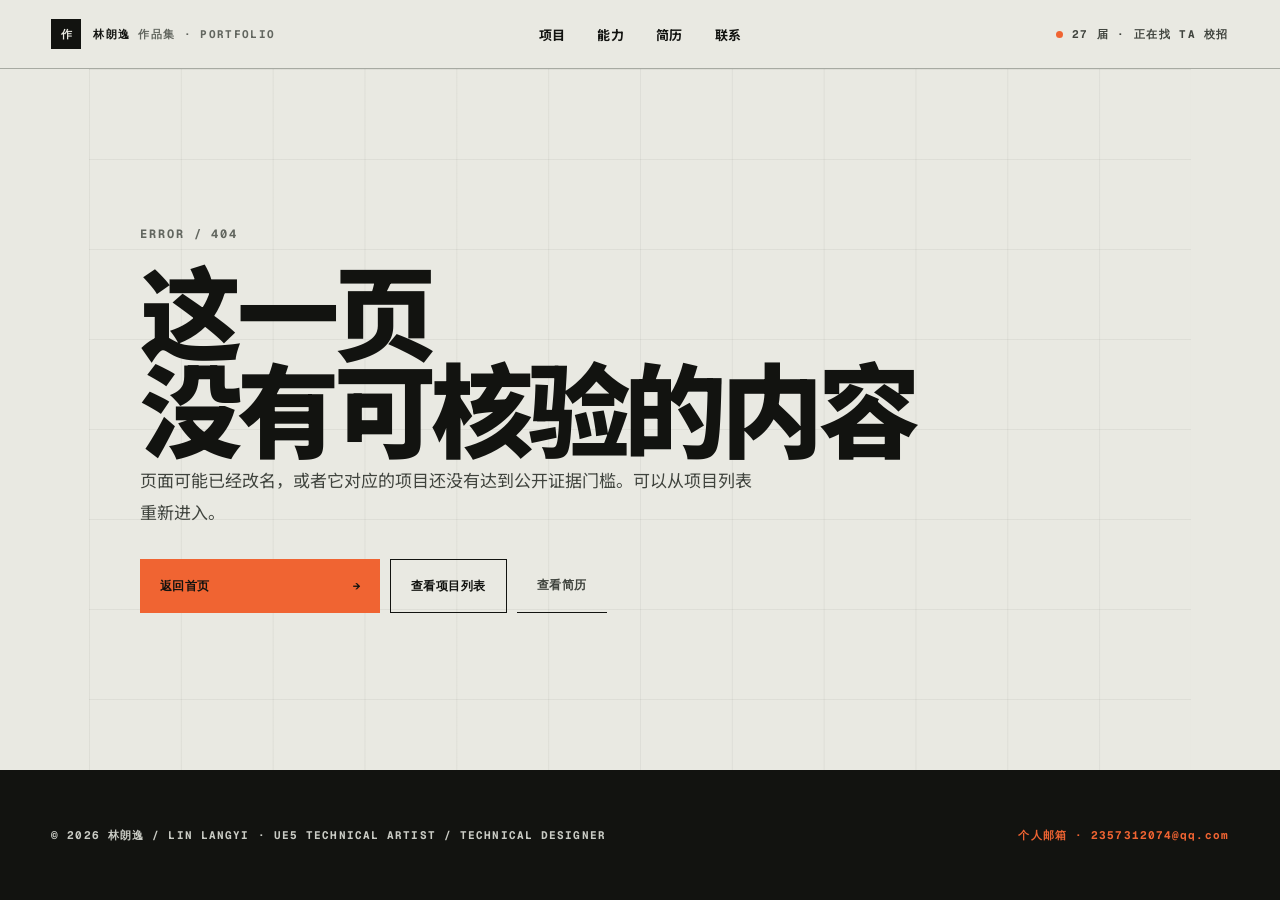
<file: NotFound.dc.html>
<!DOCTYPE html>
<html>
<head>
<meta charset="utf-8">
<meta name="viewport" content="width=device-width, initial-scale=1">
<title>页面不存在 · 林朗逸</title>
<script src="./support.js"></script>
</head>
<body>
<x-dc>
<helmet>
<link rel="preconnect" href="https://fonts.googleapis.com" />
<link rel="preconnect" href="https://fonts.gstatic.com" crossorigin="" />
<link href="https://fonts.googleapis.com/css2?family=Geist:wght@400;500;700;800;900&family=Geist+Mono:wght@400;500;700&family=Noto+Sans+SC:wght@400;500;700;900&display=swap" rel="stylesheet" />
<style>
/* 未进入视口的滑入动效起始帧（translateX）会撑出横向滚动条，横向裁掉 */
html, body { overflow-x: clip; }
  body { margin: 0; background: #e9e9e2; }
  a { color: #121310; text-decoration: none; }
  a:hover { color: #f06432; }
  @media (max-width: 900px) {
    header > nav { display: none !important; }
    [data-header="menu"] { display: block !important; }
    [data-header="menu"] summary::-webkit-details-marker { display: none; }
  }
  @media (max-width: 700px) {
    [data-header="status"] { display: none !important; }
    [data-grid="actions"] { display: grid !important; width: 100%; }
    [data-grid="actions"] > a { width: 100%; box-sizing: border-box; }
    footer { flex-direction: column; align-items: flex-start !important; }
  }
</style>
</helmet>

<div style="min-height: 100vh; display: flex; flex-direction: column; font-family: Geist, 'Noto Sans SC', sans-serif; color: #121310; background: #e9e9e2;">

  <header data-screen-label="Header" style="height: 68px; display: grid; grid-template-columns: 1fr auto 1fr; align-items: center; gap: 24px; padding: 0 clamp(20px, 4vw, 56px); border-bottom: 1px solid #a7aaa2; font: 700 11px 'Geist Mono', monospace; letter-spacing: .12em;">
    <a href="Main.dc.html" style="display: flex; align-items: center; gap: 12px; width: max-content;">
      <span style="display: grid; width: 30px; height: 30px; place-items: center; background: #121310; color: #e9e9e2; letter-spacing: -.06em; font-family: 'Noto Serif SC', serif; font-weight: 900;">作</span>
      <span>林朗逸 <span style="color: #62665f;">作品集 · PORTFOLIO</span></span>
    </a>
    <nav style="display: flex; gap: 32px; font-family: Geist, 'Noto Sans SC', sans-serif; font-size: 13px; letter-spacing: .02em;">
      <a href="Main.dc.html#work">项目</a><a href="Main.dc.html#capability">能力</a><a href="Resume.dc.html">简历</a><a href="Main.dc.html#contact">联系</a>
    </nav>
    <div style="justify-self: end; display: flex; align-items: center; gap: 14px; color: #40443e;">
      <span data-header="status" style="display: flex; align-items: center; gap: 9px;"><i style="width: 7px; height: 7px; border-radius: 50%; background: #f06432;"></i>27 届 · 正在找 TA 校招</span>
      <details data-header="menu" style="display: none; position: relative;">
        <summary style="cursor: pointer; list-style: none; padding: 9px 12px; border: 1px solid #121310; font-family: 'Noto Sans SC', Geist, sans-serif; font-size: 12px; letter-spacing: .04em;">菜单</summary>
        <nav style="position: absolute; right: 0; top: 44px; min-width: 180px; display: grid; background: #f4f2eb; border: 1px solid #121310; box-shadow: 10px 10px 0 #121310; font-family: 'Noto Sans SC', Geist, sans-serif; font-size: 13px; letter-spacing: .02em;">
          <a href="Main.dc.html#work" style="padding: 15px 18px; border-bottom: 1px solid #a7aaa2;">项目</a>
          <a href="Main.dc.html#capability" style="padding: 15px 18px; border-bottom: 1px solid #a7aaa2;">能力</a>
          <a href="Resume.dc.html" style="padding: 15px 18px; border-bottom: 1px solid #a7aaa2;">简历</a>
          <a href="Main.dc.html#contact" style="padding: 15px 18px;">联系</a>
        </nav>
      </details>
    </div>
  </header>

  <main data-screen-label="404" style="flex: 1; display: grid; align-content: center; justify-items: start; width: 100%; max-width: calc(1000px + 2 * clamp(20px, 4vw, 56px)); box-sizing: border-box; margin: 0 auto; padding: 80px clamp(20px, 4vw, 56px); background-image: linear-gradient(to right, rgba(18,19,16,.05) 1px, transparent 1px), linear-gradient(to bottom, rgba(18,19,16,.05) 1px, transparent 1px); background-size: 8.333% 100%, 100% 90px;">
    <span style="color: #62665f; font: 700 12px 'Geist Mono', monospace; letter-spacing: .16em;">ERROR / 404</span>
    <h1 style="margin: 18px 0 12px; font-family: 'Noto Sans SC', Geist, sans-serif; font-size: clamp(52px, 8vw, 112px); font-weight: 900; line-height: .95; letter-spacing: -.05em;">这一页<br />没有可核验的内容</h1>
    <p style="max-width: 620px; margin: 0; color: #40443e; font-size: 17px; line-height: 1.85;">页面可能已经改名，或者它对应的项目还没有达到公开证据门槛。可以从项目列表重新进入。</p>
    <div data-grid="actions" style="display: flex; flex-wrap: wrap; gap: 10px; margin-top: 30px;">
      <a href="Main.dc.html" style="min-width: 200px; min-height: 52px; display: inline-flex; align-items: center; justify-content: space-between; gap: 24px; padding: 0 20px; background: #f06432; color: #121310; font: 700 12px 'Geist Mono', monospace; letter-spacing: .04em;">返回首页 <b>→</b></a>
      <a href="Projects.dc.html" style="min-height: 52px; display: inline-flex; align-items: center; padding: 0 20px; border: 1px solid #121310; font: 700 12px 'Geist Mono', monospace; letter-spacing: .04em;">查看项目列表</a>
      <a href="Resume.dc.html" style="min-height: 52px; display: inline-flex; align-items: center; padding: 0 20px; border-bottom: 1px solid #121310; font: 700 12px 'Geist Mono', monospace; letter-spacing: .04em; color: #40443e;">查看简历</a>
    </div>
  </main>

  <footer data-screen-label="Footer" style="min-height: 82px; display: flex; align-items: center; justify-content: space-between; gap: 24px; padding: 24px clamp(20px, 4vw, 56px); background: #121310; color: #c9cbc4; font: 700 11px 'Geist Mono', monospace; letter-spacing: .1em;">
    <span>© 2026 林朗逸 / LIN LANGYI · UE5 TECHNICAL ARTIST / TECHNICAL DESIGNER</span>
    <span style="color: #F06432">个人邮箱 · 2357312074@qq.com</span>
  </footer>
</div>
</x-dc>
<script type="text/x-dc" data-dc-script data-props='{"$preview":{"width":1440,"height":1000}}'>
class Component extends DCLogic {
  /* ---- 动效层（与首页同一套参数：弹簧入场、数字计数、光标圆环、图片倾斜、按钮磁吸、滚动进度） ---- */
  _llyStart() {
    var self = this;
    this._llyClean = [];
    this._llyT = setTimeout(function () { self._llyMotion(); }, 30);
  }
  _llyStop() {
    clearTimeout(this._llyT);
    (this._llyClean || []).forEach(function (f) { f(); });
  }
  _llyMotion() {
    var clean = this._llyClean, ACC = '#f06432';
    var $ = function (q, r) { return Array.prototype.slice.call((r || document).querySelectorAll(q)); };
    var docEl = document.scrollingElement || document.documentElement;
    var vh = Math.min(window.innerHeight || 900, 1100);
    var spring = function (o) {
      var k, c;
      if (o.duration != null) { var z = 1 - o.bounce, w = 2 * Math.PI / o.duration; k = w * w; c = 2 * z * Math.sqrt(k); }
      else { k = o.stiffness; c = o.damping; }
      var x = 0, v = 0, dt = 1 / 240, t = 0, pts = [0], i = 0;
      while (t < 4) { var a = -k * (x - 1) - c * v; v += a * dt; x += v * dt; t += dt; i++; if (i % 4 === 0) pts.push(+x.toFixed(4)); if (Math.abs(1 - x) < 0.0005 && Math.abs(v) < 0.005) break; }
      pts.push(1);
      return { easing: 'linear(' + pts.join(',') + ')', duration: Math.round(t * 1000) };
    };
    var P = {
      riseIn: { from: { opacity: 0, transform: 'translateY(64px)' }, s: { stiffness: 100, damping: 30 } },
      blurIn: { from: { opacity: 0, transform: 'translateY(24px)', filter: 'blur(14px)' }, s: { stiffness: 100, damping: 30 } },
      lift3d: { from: { opacity: 0, transform: 'perspective(1200px) translateY(40px) scale(.9) rotateX(8deg)' }, s: { stiffness: 220, damping: 30 } },
      slideIn: { from: { opacity: 0, transform: 'translateX(80px)' }, s: { stiffness: 135, damping: 30 } }
    };
    var to = function (from, el) { var cs = getComputedStyle(el), r = {}; for (var p in from) r[p] = p === 'opacity' ? 1 : p === 'filter' ? (cs.filter === 'none' ? 'blur(0px)' : cs.filter) : (cs.transform === 'none' ? 'none' : cs.transform); return r; };

    /* 1. 入场：把页面切成不高于一屏的块，进入视口时按顺序弹入 */
    var root = document.body;
    var skip = function (el) {
      var tag = el.tagName;
      if (/^(SCRIPT|STYLE|DIALOG|TEMPLATE|BR|HEADER|NAV)$/.test(tag)) return true;
      var cs = getComputedStyle(el);
      return cs.position === 'fixed' || cs.position === 'sticky' || cs.position === 'absolute' || cs.display === 'none' || el.offsetHeight < 4;
    };
    var targets = [];
    (function collect(box, depth) {
      Array.prototype.forEach.call(box.children, function (el) {
        if (skip(el)) return;
        if (el.offsetHeight > vh * 0.6 && el.children.length && depth < 6) collect(el, depth + 1);
        else targets.push(el);
      });
    })(root, 0);
    var presetOf = function (el) {
      if (/^H[1-3]$/.test(el.tagName) || el.querySelector(':scope > h1, :scope > h2') && el.children.length <= 3) return 'blurIn';
      if (el.tagName === 'FIGURE' || el.tagName === 'IMG' || (el.querySelector('img') && el.offsetHeight > 120)) return 'lift3d';
      if (el.tagName === 'LI') return 'slideIn';
      return 'riseIn';
    };
    var io = new IntersectionObserver(function (entries) {
      var vis = entries.filter(function (e) { return e.isIntersecting; }).map(function (e) { return e.target; });
      vis.sort(function (a, b) { return a.compareDocumentPosition(b) & 4 ? -1 : 1; });
      vis.forEach(function (el, i) {
        io.unobserve(el);
        if (el._llyHold) { el._llyHold.cancel(); el._llyHold = null; }
        var p = P[el._llyP], s = spring(p.s);
        var a = el.animate([p.from, el._llyTo], { duration: s.duration, easing: s.easing, delay: Math.min(i * 0.08, 0.5) * 1000, fill: 'both' });
        a.onfinish = function () { a.cancel(); };
      });
    }, { threshold: 0.01 });
    targets.forEach(function (el) {
      el._llyP = presetOf(el);
      el._llyTo = to(P[el._llyP].from, el);
      /* 未进入视口前先停在起始帧（不改内联样式，避免和页面自身样式冲突） */
      el._llyHold = el.animate([P[el._llyP].from, P[el._llyP].from], { duration: 1, fill: 'forwards' });
      io.observe(el);
    });
    /* 打印 / 导出 PDF 前把所有入场动画结束掉，避免还没滚到的块是透明的 */
    var onPrint = function () { targets.forEach(function (el) { io.unobserve(el); el._llyHold = null; el.getAnimations().forEach(function (a) { a.cancel(); }); }); };
    window.addEventListener('beforeprint', onPrint);
    clean.push(function () { window.removeEventListener('beforeprint', onPrint); });
    clean.push(function () { io.disconnect(); targets.forEach(function (el) { if (el._llyHold) el._llyHold.cancel(); }); });

    /* 2. 数字计数：只处理纯数字（可带 % × +）的小元素 */
    var nums = $('strong, b, span, em, small, td, div', root).filter(function (el) {
      if (el.children.length || el.closest('header, nav, footer')) return false;
      var m = (el.textContent || '').trim().match(/^(\d+(?:\.\d+)?)([%×x+]?)$/);
      if (!m || /^0\d/.test(m[1])) return false;
      var v = parseFloat(m[1]);
      if (!v || (v >= 1900 && v < 2100 && m[1].indexOf('.') < 0)) return false;
      el._llyN = { end: v, dec: (m[1].split('.')[1] || '').length, suf: m[2] };
      return true;
    });
    if (nums.length) {
      var cio = new IntersectionObserver(function (entries) {
        entries.forEach(function (e) {
          if (!e.isIntersecting) return;
          cio.unobserve(e.target);
          var el = e.target, n = el._llyN, t0 = performance.now(), dur = 1600;
          (function tick(now) {
            var t = Math.min(1, (now - t0) / dur), k = t < 0.5 ? 4 * t * t * t : 1 - Math.pow(-2 * t + 2, 3) / 2;
            el.textContent = (n.end * k).toFixed(n.dec) + n.suf;
            if (t < 1) requestAnimationFrame(tick);
          })(t0);
        });
      }, { threshold: 0.6 });
      nums.forEach(function (el) { cio.observe(el); });
      clean.push(function () { cio.disconnect(); nums.forEach(function (el) { var n = el._llyN; el.textContent = n.end.toFixed(n.dec) + n.suf; }); });
    }

    /* 3. 顶部滚动进度条（页面自带进度条时不重复加） */
    var bar = null;
    if (!document.querySelector('[data-case-progress]')) {
      bar = document.createElement('div');
      bar.setAttribute('aria-hidden', 'true');
      bar.style.cssText = 'position:fixed;left:0;top:0;right:0;height:3px;background:' + ACC + ';transform-origin:0 50%;transform:scaleX(0);z-index:9998;pointer-events:none';
      document.body.appendChild(bar);
      var raf = 0;
      var upd = function () { raf = 0; var max = Math.max(1, docEl.scrollHeight - window.innerHeight); bar.style.transform = 'scaleX(' + Math.min(1, (window.scrollY || docEl.scrollTop || 0) / max).toFixed(4) + ')'; };
      var onScroll = function () { if (!raf) raf = requestAnimationFrame(upd); };
      window.addEventListener('scroll', onScroll, { passive: true });
      upd();
      clean.push(function () { window.removeEventListener('scroll', onScroll); bar.remove(); });
    }

    /* 4. 鼠标反馈：光标圆环、图片倾斜、箭头链接磁吸 */
    if (window.matchMedia && !window.matchMedia('(pointer: fine)').matches) return;
    var cur = document.createElement('div');
    cur.setAttribute('aria-hidden', 'true');
    cur.style.cssText = 'position:fixed;left:0;top:0;width:34px;height:34px;border:1.5px solid ' + ACC + ';border-radius:50%;pointer-events:none;z-index:9999;opacity:0;transition:width .35s cubic-bezier(.34,1.56,.64,1),height .35s cubic-bezier(.34,1.56,.64,1),background-color .3s,opacity .3s;mix-blend-mode:multiply';
    document.body.appendChild(cur);
    var mx = -200, my = -200, cx = -200, cy = -200, alive = true;
    var onMove = function (e) { mx = e.clientX; my = e.clientY; cur.style.opacity = '1'; };
    var onOver = function (e) {
      var t = e.target && e.target.closest ? e.target.closest('a, button, summary, [role="button"], figure, img') : null;
      cur.style.width = cur.style.height = t ? '76px' : '34px';
      cur.style.backgroundColor = t ? 'rgba(240,100,50,.14)' : 'transparent';
    };
    var onOut = function (e) { if (!e.relatedTarget) cur.style.opacity = '0'; };
    document.addEventListener('mousemove', onMove);
    document.addEventListener('mouseover', onOver);
    document.addEventListener('mouseout', onOut);
    (function loop() {
      if (!alive) return;
      cx += (mx - cx) * 0.2; cy += (my - cy) * 0.2;
      cur.style.transform = 'translate3d(' + cx.toFixed(1) + 'px,' + cy.toFixed(1) + 'px,0) translate(-50%,-50%)';
      requestAnimationFrame(loop);
    })();
    clean.push(function () { alive = false; cur.remove(); document.removeEventListener('mousemove', onMove); document.removeEventListener('mouseover', onOver); document.removeEventListener('mouseout', onOut); });

    var frames = [];
    $('img', root).forEach(function (img) {
      var f = img.closest('figure') || img.parentElement;
      if (f && f !== root && frames.indexOf(f) < 0 && f.offsetWidth > 120) frames.push(f);
    });
    frames.forEach(function (el) {
      var big = el.offsetWidth > 900 ? 0.35 : 1;
      var mv = function (e) {
        var r = el.getBoundingClientRect(), dx = (e.clientX - r.left) / r.width - 0.5, dy = (e.clientY - r.top) / r.height - 0.5;
        el.style.transition = 'transform .12s linear';
        el.style.transform = ('perspective(900px) rotateX(' + (dy * -7 * big).toFixed(2) + 'deg) rotateY(' + (dx * 9 * big).toFixed(2) + 'deg)');
      };
      var lv = function () { el.style.transition = 'transform .6s cubic-bezier(.34,1.56,.64,1)'; el.style.transform = ''; };
      el.addEventListener('mousemove', mv);
      el.addEventListener('mouseleave', lv);
      clean.push(function () { el.removeEventListener('mousemove', mv); el.removeEventListener('mouseleave', lv); });
    });

    $('a, button', root).filter(function (b) { return /→|↗/.test(b.textContent || '') && b.offsetWidth < 420; }).forEach(function (b) {
      var mv = function (e) { var r = b.getBoundingClientRect(); b.style.translate = ((e.clientX - r.left - r.width / 2) * 0.25).toFixed(1) + 'px ' + ((e.clientY - r.top - r.height / 2) * 0.35).toFixed(1) + 'px'; };
      var lv = function () { b.style.translate = ''; };
      if (!b.style.transition) b.style.transition = 'translate .45s cubic-bezier(.34,1.56,.64,1)';
      b.addEventListener('mousemove', mv);
      b.addEventListener('mouseleave', lv);
      clean.push(function () { b.removeEventListener('mousemove', mv); b.removeEventListener('mouseleave', lv); });
    });
  }

  componentWillUnmount() { this._llyStop(); }
  componentDidMount() { this._llyStart(); }
  renderVals() { return {}; }
}
</script>
</body>
</html>
</file>
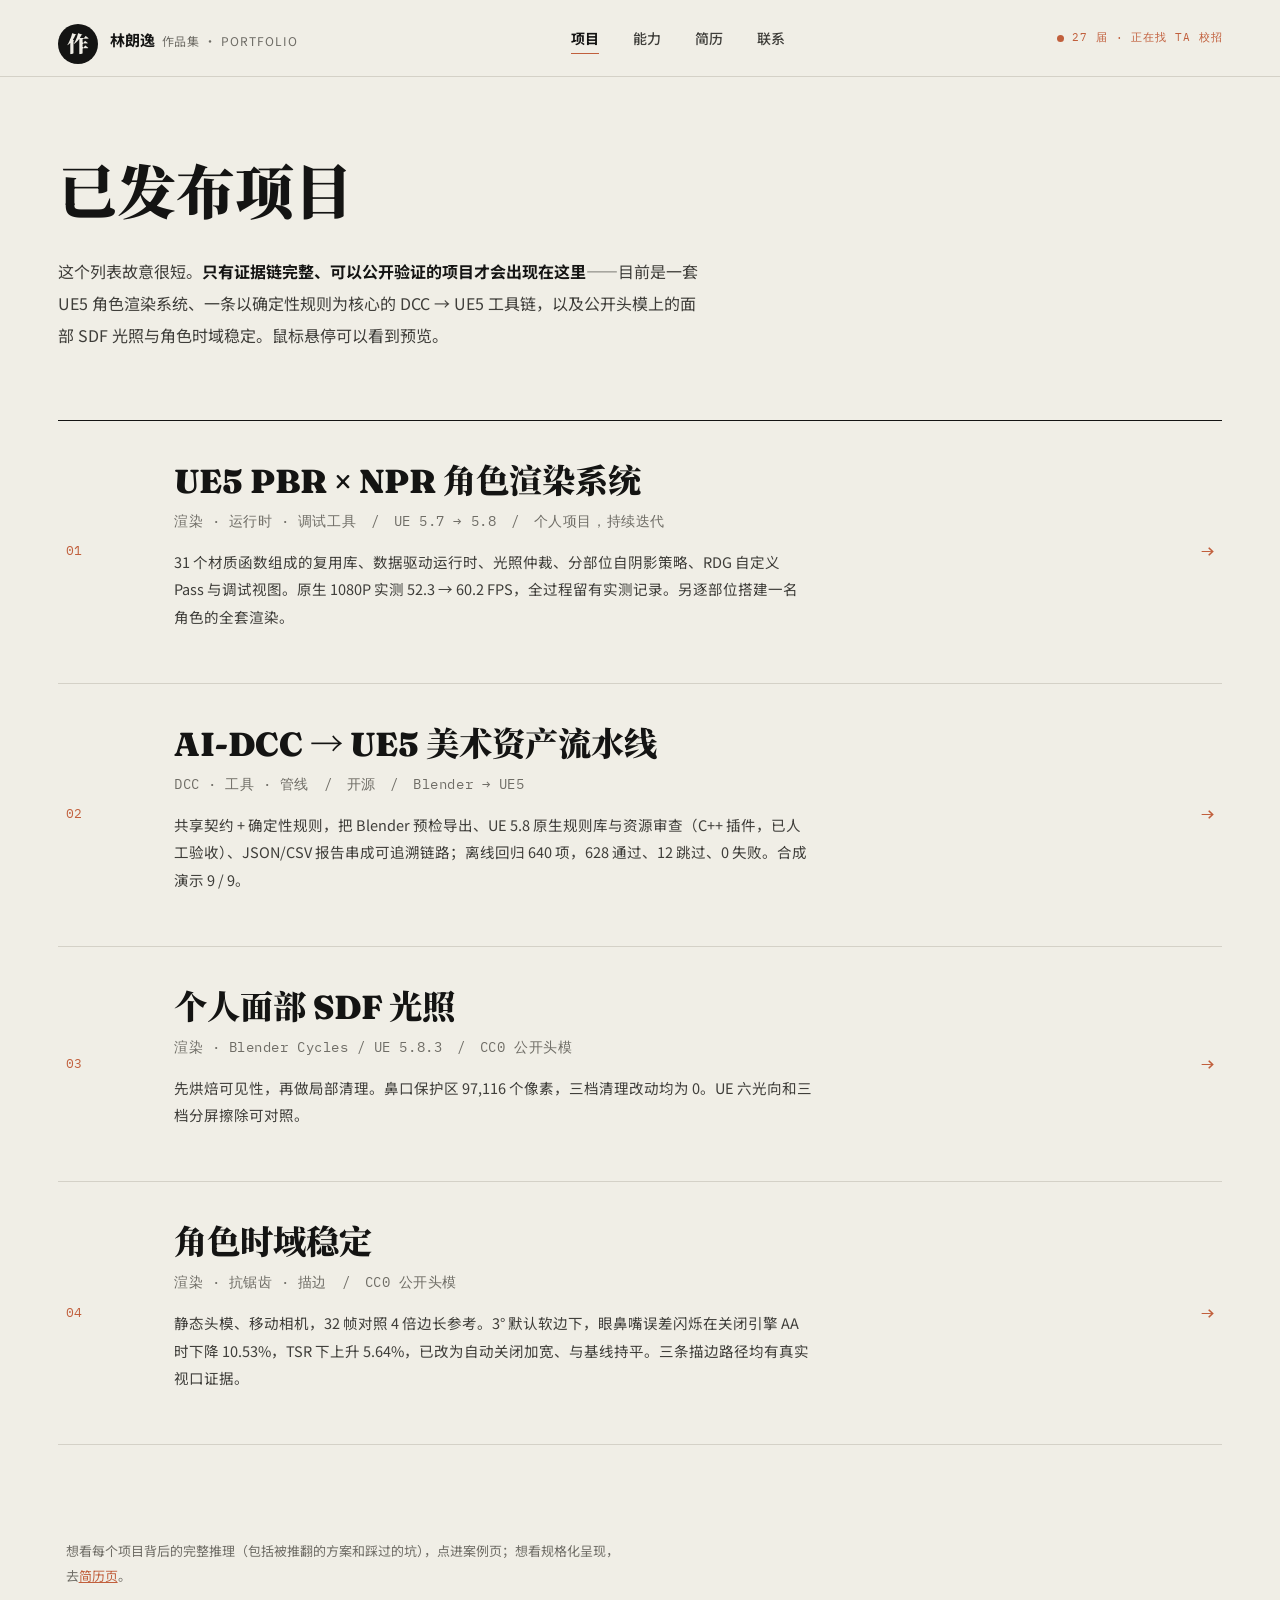
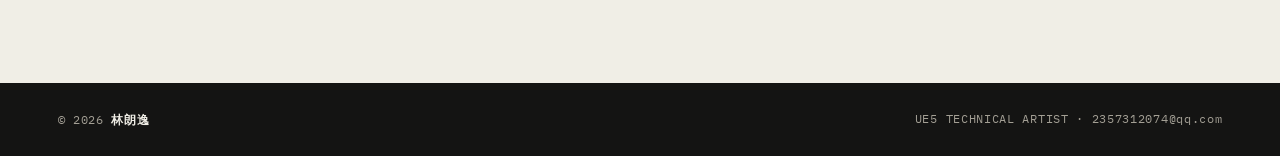
<file: Projects.dc.html>
<!doctype html>
<html lang="zh-CN">
<head>
<meta charset="utf-8">
<meta name="viewport" content="width=device-width, initial-scale=1">
<meta name="description" content="林朗逸的 UE5 技术美术项目列表：面部 SDF 光照、二次元角色渲染系统、Blender → UE5 资产工具链。">
<title>项目索引 · 林朗逸</title>
<script src="./support.js"></script>
<link rel="stylesheet" href="assets/971bf237c04f6bc4aef64f932ddf3231.css">
</head>
<body>
<x-dc>
<helmet>
<link rel="stylesheet" href="https://fonts.googleapis.com/css2?family=Fraunces:opsz,wght@9..144,600;9..144,900&amp;family=Noto+Serif+SC:wght@600;900&amp;family=Noto+Sans+SC:wght@400;500;700&amp;family=IBM+Plex+Mono:wght@400;500;600&amp;display=swap">
<style>
body{margin:0}
html body [data-reveal]{opacity:1;transform:none;transition:none}
.btn .arr,.case-link span,.cap-item .go,.proj-row .go{display:inline-block;transition:transform .45s cubic-bezier(.34,1.56,.64,1)}
.btn:hover .arr{transform:translate(3px,-3px)}
.case-figure .frame img,.thumb-strip .ph img{transition:transform .6s cubic-bezier(.12,.23,.5,1)}
.case-figure:hover .frame img,.thumb-strip figure:hover .ph img{transform:scale(1.04)}
.lly-sr{position:absolute;width:1px;height:1px;overflow:hidden;clip:rect(0 0 0 0);white-space:nowrap}
.lly-hl{color:#b3afa4;transition:color .35s cubic-bezier(.44,0,.56,1)}
.lly-hl.is-lit{color:var(--ink)}
.lly-hl.is-lit[data-key="1"]{color:var(--clay-ink)}
.lly-slot-fig{margin:0;display:flex;flex-direction:column;gap:10px}
.lly-slot{aspect-ratio:16/9;display:flex;flex-direction:column;align-items:center;justify-content:center;gap:8px;border:1.5px dashed #a9a59a;background:var(--paper-2);color:var(--ink-soft);text-align:center;padding:20px;box-sizing:border-box}
.lly-slot b{font-family:var(--mono);font-size:13px;letter-spacing:.08em;color:var(--clay-ink)}
.lly-slot span{font-size:13.5px;line-height:1.7;max-width:34em}
.lly-slot.tall{aspect-ratio:4/5}.lly-slot.wide{aspect-ratio:21/9}
.lly-slot-fig figcaption{display:flex;justify-content:space-between;gap:12px;font-size:13px;color:var(--muted)}
.lly-slot-fig figcaption .mono{font-family:var(--mono);font-size:11px;letter-spacing:.1em}
.lly-grid2{display:grid;grid-template-columns:repeat(auto-fit,minmax(min(420px,100%),1fr));gap:22px}
.lly-grid3{display:grid;grid-template-columns:repeat(auto-fit,minmax(min(300px,100%),1fr));gap:22px}
.lly-kpis{display:grid;grid-template-columns:repeat(auto-fit,minmax(min(220px,100%),1fr));gap:28px;border-top:1px solid var(--ink);padding-top:26px}
.lly-kpis div{display:flex;flex-direction:column;gap:8px}
.lly-kpis b{font-family:var(--mono);font-weight:600;font-size:clamp(28px,2.8vw,42px);letter-spacing:-0.02em;line-height:1.1}
.lly-kpis span{font-size:13.5px;line-height:1.8;color:var(--ink-soft)}
.dark-sec .lly-kpis{border-top-color:rgba(240,233,218,0.22)}
.dark-sec .lly-kpis b{color:var(--cream-on-dark)}
.dark-sec .lly-kpis span{color:rgba(240,233,218,0.68)}
.lly-cando{list-style:none;margin:0;padding:0;border-top:1px solid var(--ink)}
.lly-cando li{display:grid;grid-template-columns:56px minmax(0,1fr) minmax(0,1.6fr);gap:20px;padding:16px 0;border-bottom:1px solid var(--line);align-items:baseline;font-size:14.5px;line-height:1.8}
.lly-cando li span{font-family:var(--mono);font-size:12.5px;color:var(--clay-ink)}
.lly-cando li b{font-family:var(--serif);font-weight:900;font-size:18px}
.lly-cando li em{font-style:normal;color:var(--ink-soft)}
.lly-issue{list-style:none;margin:0;padding:0;display:grid;gap:10px}
.lly-issue li{display:grid;grid-template-columns:96px minmax(0,1fr);gap:16px;padding:14px 18px;background:var(--paper-2);font-size:14px;line-height:1.8}
.lly-issue li span{font-family:var(--mono);font-size:12px;color:var(--clay-ink)}
@media (max-width:760px){.lly-cando li{grid-template-columns:40px minmax(0,1fr)}.lly-cando li em{grid-column:2}.lly-issue li{grid-template-columns:1fr}}

.lly-cursor{position:fixed;left:0;top:0;width:34px;height:34px;border:1.5px solid var(--clay-ink);border-radius:50%;pointer-events:none;z-index:9999;opacity:0;transition:width .35s cubic-bezier(.34,1.56,.64,1),height .35s cubic-bezier(.34,1.56,.64,1),background-color .3s,opacity .3s;mix-blend-mode:multiply}
.lly-cursor.is-big{width:76px;height:76px;background:rgba(193,95,60,.14)}
.lly-progress{position:fixed;left:0;top:0;right:0;height:3px;background:var(--clay-ink);transform-origin:0 50%;transform:scaleX(0);z-index:9998;pointer-events:none}
.btn,.case-link{transition:translate .35s cubic-bezier(.34,1.56,.64,1),background-color .2s,color .2s,gap .2s}
.hero-visual img.main,.hero-tag{transition:translate .6s cubic-bezier(.12,.23,.5,1)}
</style>
</helmet>
<div style="width: 100%; min-height: 100vh">
<div class="lly-progress" aria-hidden="true"></div>
<div class="lly-cursor" aria-hidden="true"></div>
<header class="site-header">
  <a class="brand" href="Main.dc.html">
    <span class="mark">作</span>
    <span class="name">林朗逸<span>作品集 · PORTFOLIO</span></span>
  </a>
  <nav class="site-nav">
    <a href="Projects.dc.html" aria-current="page">项目</a>
    <a href="Main.dc.html#capability">能力</a>
    <a href="Resume.dc.html">简历</a>
    <a href="Main.dc.html#contact">联系</a>
  </nav>
  <span class="header-status"><i></i>27 届 · 正在找 TA 校招</span>
  <button class="menu-btn" type="button" onClick="{{toggleMenu}}">菜单</button>
</header>
<nav class="mobile-nav">
  <a href="Projects.dc.html">项目</a>
  <a href="Main.dc.html#capability">能力</a>
  <a href="Resume.dc.html">简历</a>
  <a href="Main.dc.html#contact">联系</a>
</nav>

<section class="idx-intro">
  <div class="wrap">
    <h1 data-reveal>已发布项目</h1>
    <p class="lede" data-reveal style="--rd:.08s">这个列表故意很短。<strong>只有证据链完整、可以公开验证的项目才会出现在这里</strong>——目前是一套 UE5 角色渲染系统、一条以确定性规则为核心的 DCC → UE5 工具链，以及公开头模上的面部 SDF 光照与角色时域稳定。鼠标悬停可以看到预览。</p>
  </div>
</section>

<div class="wrap">
  <div class="proj-list" id="proj-list">

    <a class="proj-row" href="Case-CelShading.dc.html" data-preview="assets/92790af4e92c30676160936b2399cfa0.jpg" data-reveal>
      <span class="no">01</span>
      <div>
        <h2>UE5 PBR × NPR 角色渲染系统</h2>
        <div class="sub">渲染 · 运行时 · 调试工具　/　UE 5.7 → 5.8　/　个人项目，持续迭代</div>
        <p class="desc">31 个材质函数组成的复用库、数据驱动运行时、光照仲裁、分部位自阴影策略、RDG 自定义 Pass 与调试视图。原生 1080P 实测 52.3 → 60.2 FPS，全过程留有实测记录。另逐部位搭建一名角色的全套渲染。</p>
      </div>
      <span class="go">→</span>
    </a>

    <a class="proj-row" href="Case-DCC.dc.html" data-preview="assets/2223c9ea547822c17aeafbfe677ce8c6.png" data-reveal style="--rd:.08s">
      <span class="no">02</span>
      <div>
        <h2>AI-DCC → UE5 美术资产流水线</h2>
        <div class="sub">DCC · 工具 · 管线　/　开源　/　Blender → UE5</div>
        <p class="desc">共享契约 + 确定性规则，把 Blender 预检导出、UE 5.8 原生规则库与资源审查（C++ 插件，已人工验收）、JSON/CSV 报告串成可追溯链路；离线回归 640 项，628 通过、12 跳过、0 失败。合成演示 9 / 9。</p>
      </div>
      <span class="go">→</span>
    </a>

    <a class="proj-row" href="Work-SDF.dc.html" data-preview="assets/cdd60eb2a7f25ce2ca2a7b0fbc764883.png" data-reveal style="--rd:.16s">
      <span class="no">03</span>
      <div>
        <h2>个人面部 SDF 光照</h2>
        <div class="sub">渲染 · Blender Cycles / UE 5.8.3　/　CC0 公开头模</div>
        <p class="desc">先烘焙可见性，再做局部清理。鼻口保护区 97,116 个像素，三档清理改动均为 0。UE 六光向和三档分屏擦除可对照。</p>
      </div>
      <span class="go">→</span>
    </a>


    <a class="proj-row" href="Work-SDF.dc.html#temporal" data-preview="assets/98a83e8756c228a41081a52b0e4e462f.jpg" data-reveal="" style="--rd:.24s">
      <span class="no">04</span>
      <div>
        <h2>角色时域稳定</h2>
        <div class="sub">渲染 · 抗锯齿 · 描边　/　CC0 公开头模</div>
        <p class="desc">静态头模、移动相机，32 帧对照 4 倍边长参考。3° 默认软边下，眼鼻嘴误差闪烁在关闭引擎 AA 时下降 10.53%，TSR 下上升 5.64%，已改为自动关闭加宽、与基线持平。三条描边路径均有真实视口证据。</p>
      </div>
      <span class="go">→</span>
    </a>
  </div>

  <p class="idx-foot-note" data-reveal>
    想看每个项目背后的完整推理（包括被推翻的方案和踩过的坑），点进案例页；想看规格化呈现，去<a href="Resume.dc.html" style="color:var(--clay-ink);">简历页</a>。
  </p>
</div>

<div class="hover-preview" id="hover-preview" aria-hidden="true"><img src="assets/92790af4e92c30676160936b2399cfa0.jpg" alt=""></div>

<footer class="footer">
  <span>© 2026 <b>林朗逸</b></span>
  <span>UE5 TECHNICAL ARTIST · 2357312074@qq.com</span>
</footer>
</div>
</x-dc>
<script type="text/x-dc" data-dc-script data-props='{"$preview":{"width":1440,"height":2400}}'>
class Component extends DCLogic {
  toggleMenu() {
    var nav = document.querySelector('.mobile-nav');
    if (nav) nav.classList.toggle('open');
  }
  componentDidMount() {
    var self = this;
    this._cleanup = [];
    this._t = setTimeout(function () { self._motion(); }, 30);
  }
  _motion() {
    var self = this;
    /* 不跟随系统“减少动态效果”：这是作品集的展示动效，由页面作者决定开启 */
    var reduced = false;
    var $ = function (q, r) { return Array.prototype.slice.call((r || document).querySelectorAll(q)); };
    var docEl = document.scrollingElement || document.documentElement;
    /* 页面是在自己内部滚动，还是整页铺开、由外层滚动（画布里两种都可能） */
    var inner = docEl.scrollHeight > window.innerHeight + 40;
    if (inner) document.documentElement.classList.add('lly-scroll');

    /* ---- Zimon 弹簧：先模拟弹簧，烘焙成 linear() 缓动，再交给 element.animate ---- */
    var spring = function (o) {
      var k, c, m = 1;
      if (o.duration != null) { var z = 1 - o.bounce, w = 2 * Math.PI / o.duration; k = w * w; c = 2 * z * Math.sqrt(k); }
      else { k = o.stiffness; c = o.damping; }
      var x = 0, v = 0, dt = 1 / 240, t = 0, pts = [0], i = 0;
      while (t < 4) { var a = -k * (x - 1) - c * v; v += a * dt; x += v * dt; t += dt; i++; if (i % 4 === 0) pts.push(+x.toFixed(4)); if (Math.abs(1 - x) < 0.0005 && Math.abs(v) < 0.005) break; }
      pts.push(1);
      return { easing: 'linear(' + pts.join(',') + ')', duration: Math.round(t * 1000) };
    };
    var P = {
      riseIn: { from: { opacity: 0, transform: 'translateY(64px)' }, s: { stiffness: 100, damping: 30 } },
      blurIn: { from: { opacity: 0, transform: 'translateY(24px)', filter: 'blur(14px)' }, s: { stiffness: 100, damping: 30 } },
      lift3d: { from: { opacity: 0, transform: 'perspective(1200px) translateY(40px) scale(.86) rotateX(8deg)' }, s: { stiffness: 220, damping: 30 } },
      slideIn: { from: { opacity: 0, transform: 'translateX(150px)' }, s: { stiffness: 135, damping: 30 } },
      spinPop: { from: { opacity: 0, transform: 'rotate(10deg) scale(.3)' }, s: { duration: 0.8, bounce: 0.4 } }
    };
    var to = function (from) { var r = {}; for (var p in from) r[p] = p === 'opacity' ? 1 : p === 'filter' ? 'blur(0px)' : 'none'; return r; };
    var play = function (el, name, delay) {
      var p = P[name], s = spring(p.s);
      return el.animate([p.from, to(p.from)], { duration: s.duration, easing: s.easing, delay: (delay || 0) * 1000, fill: 'both' });
    };
    var presetOf = function (el) {
      if (el.hasAttribute('data-anim')) return el.getAttribute('data-anim');
      if (/^H[1-3]$/.test(el.tagName)) return 'blurIn';
      if (el.tagName === 'FIGURE' || el.classList.contains('lly-slot-fig')) return 'lift3d';
      if (el.classList.contains('story-item') || el.classList.contains('tl-item') || el.classList.contains('cap-item') || el.tagName === 'LI') return 'slideIn';
      return 'riseIn';
    };

    /* 1. 入场：进入视口只播一次；同一批进入的元素按顺序交错 0.08s，最多 0.5s */
    if (!reduced) {
      var targets = $('[data-reveal]').filter(function (el) { return !el.closest('.hero'); });
      targets.forEach(function (el) { var f = P[presetOf(el)].from; for (var k in f) el.style[k] = f[k]; });
      var io = new IntersectionObserver(function (entries) {
        var vis = entries.filter(function (e) { return e.isIntersecting; }).map(function (e) { return e.target; });
        vis.sort(function (a, b) { return a.compareDocumentPosition(b) & 4 ? -1 : 1; });
        vis.forEach(function (el, i) {
          io.unobserve(el);
          var a = play(el, presetOf(el), Math.min(i * 0.08, 0.5));
          a.onfinish = function () { el.style.opacity = ''; el.style.transform = ''; el.style.filter = ''; a.cancel(); };
        });
      }, { threshold: 0.01 });
      targets.forEach(function (el) { io.observe(el); });
      this._cleanup.push(function () { io.disconnect(); });

      var hero = document.querySelector('.hero');
      if (hero) {
        $('.hero-kicker, .hero h1, .hero-lede, .hero-actions, .hero-meta', hero).forEach(function (el, i) { play(el, i === 1 ? 'blurIn' : 'riseIn', 0.15 + i * 0.1); });
        $('.hero-tag', hero).forEach(function (el, i) { play(el, 'spinPop', 0.9 + i * 0.25); });
        var hi = hero.querySelector('img.main');
        if (hi) hi.animate([{ opacity: 0, filter: 'grayscale(1) blur(10px)', transform: 'scale(1.18)' }, { opacity: 1, filter: 'grayscale(0) blur(0px)', transform: 'scale(1.04)' }], { duration: 1800, easing: 'cubic-bezier(.12,.23,.5,1)', fill: 'backwards' });
      }
    }

    /* 2. 数字计数 */
    var counters = $('[data-count]');
    if (!reduced && counters.length) {
      var cio = new IntersectionObserver(function (entries) {
        entries.forEach(function (e) {
          if (!e.isIntersecting) return;
          cio.unobserve(e.target);
          var el = e.target, end = parseFloat(el.getAttribute('data-count'));
          var from = parseFloat(el.getAttribute('data-from') || '0'), dec = parseInt(el.getAttribute('data-dec') || '0', 10);
          var t0 = performance.now(), dur = 1800;
          (function tick(now) {
            var t = Math.min(1, (now - t0) / dur), k = t < 0.5 ? 4 * t * t * t : 1 - Math.pow(-2 * t + 2, 3) / 2;
            el.textContent = (from + (end - from) * k).toFixed(dec);
            if (t < 1) requestAnimationFrame(tick);
          })(t0);
        });
      }, { threshold: 0.6 });
      counters.forEach(function (c) { c.textContent = parseFloat(c.getAttribute('data-from') || '0').toFixed(parseInt(c.getAttribute('data-dec') || '0', 10)); cio.observe(c); });
      this._cleanup.push(function () { cio.disconnect(); });
    }

    /* 3. 逐字点亮 */
    var groups = [];
    $('.lly-hl').forEach(function (s) { var g = s.parentElement; if (groups.indexOf(g) < 0) groups.push(g); });
    if (reduced) $('.lly-hl').forEach(function (s) { s.classList.add('is-lit'); });
    else if (!inner) {
      /* 外层滚动时拿不到本页的滚动位置：进入视口后按阅读速度逐字点亮 */
      var hio = new IntersectionObserver(function (entries) {
        entries.forEach(function (e) {
          if (!e.isIntersecting || e.intersectionRatio < 0.5) return;
          hio.unobserve(e.target);
          $('.lly-hl', e.target).forEach(function (s, i) { setTimeout(function () { s.classList.add('is-lit'); }, 300 + i * 38); });
        });
      }, { threshold: [0, 0.5, 1] });
      groups.forEach(function (g) { hio.observe(g); });
      this._cleanup.push(function () { hio.disconnect(); });
    }

    /* 4. 首屏：下面的内容滑上来盖住它（固定 + 变暗 + 视差） */
    var heroEl = document.querySelector('.hero');
    var dim = document.querySelector('[data-hero-dim]');
    var heroImg = heroEl ? heroEl.querySelector('img.main') : null;
    var header = document.querySelector('.site-header');
    var applyHero = function (p) {
      if (dim) dim.style.opacity = (p * 0.6).toFixed(3);
      if (heroImg) heroImg.style.transform = 'translateY(' + (p * 8).toFixed(2) + '%) scale(' + (1.04 + 0.08 * p).toFixed(4) + ')';
    };
    if (heroEl && !reduced && !inner) {
      /* 外层滚动：用可见比例推算滚出了多少，把首屏往下推，模拟“钉住” */
      var th = []; for (var i = 0; i <= 50; i++) th.push(i / 50);
      var pio = new IntersectionObserver(function (es) {
        var e = es[es.length - 1], h = e.boundingClientRect.height || 1;
        var leavingTop = e.intersectionRect.height < h && Math.abs(e.intersectionRect.bottom - e.boundingClientRect.bottom) < 2;
        var out = leavingTop ? (h - e.intersectionRect.height) : 0;
        heroEl.style.transform = 'translateY(' + (out * 0.82).toFixed(1) + 'px)';
        applyHero(Math.min(1, out / h));
      }, { threshold: th });
      pio.observe(heroEl);
      this._cleanup.push(function () { pio.disconnect(); });
    }

    /* 6. 鼠标反馈：跟随光标的圆环、首屏视差、卡片倾斜、按钮磁吸；顶部滚动进度条 */
    var bar = document.querySelector('.lly-progress');
    var fine = !window.matchMedia || window.matchMedia('(pointer: fine)').matches;
    if (fine) {
      var cur = document.querySelector('.lly-cursor');
      var mx = -200, my = -200, cx = -200, cy = -200, alive = true;
      var onMove = function (e) { mx = e.clientX; my = e.clientY; if (cur) cur.style.opacity = '1'; };
      var onOver = function (e) {
        var t = e.target && e.target.closest ? e.target.closest('a, button, figure, .story-item, .cap-item, .proj-row, .lly-kpis > div') : null;
        if (cur) cur.classList.toggle('is-big', !!t);
      };
      var onOut = function (e) { if (!e.relatedTarget && cur) cur.style.opacity = '0'; };
      document.addEventListener('mousemove', onMove);
      document.addEventListener('mouseover', onOver);
      document.addEventListener('mouseout', onOut);
      (function loop() {
        if (!alive) return;
        cx += (mx - cx) * 0.2; cy += (my - cy) * 0.2;
        if (cur) cur.style.transform = 'translate3d(' + cx.toFixed(1) + 'px,' + cy.toFixed(1) + 'px,0) translate(-50%,-50%)';
        requestAnimationFrame(loop);
      })();
      this._cleanup.push(function () { alive = false; document.removeEventListener('mousemove', onMove); document.removeEventListener('mouseover', onOver); document.removeEventListener('mouseout', onOut); });

      var heroBox = document.querySelector('.hero-visual');
      var heroPic = heroBox ? heroBox.querySelector('img.main') : null;
      if (heroBox && heroPic) {
        heroBox.addEventListener('mousemove', function (e) {
          var r = heroBox.getBoundingClientRect(), dx = (e.clientX - r.left) / r.width - 0.5, dy = (e.clientY - r.top) / r.height - 0.5;
          heroPic.style.translate = (dx * -28).toFixed(1) + 'px ' + (dy * -20).toFixed(1) + 'px';
          $('.hero-tag', heroBox).forEach(function (t, i) { t.style.translate = (dx * (18 + i * 10)).toFixed(1) + 'px ' + (dy * (14 + i * 8)).toFixed(1) + 'px'; });
        });
        heroBox.addEventListener('mouseleave', function () { heroPic.style.translate = ''; $('.hero-tag', heroBox).forEach(function (t) { t.style.translate = ''; }); });
      }

      $('.case-figure, .lly-slot-fig, .story-item, .lly-kpis > div, .thumb-strip figure').forEach(function (el) {
        el.style.transition = 'transform .5s cubic-bezier(.12,.23,.5,1)';
        el.addEventListener('mousemove', function (e) {
          var r = el.getBoundingClientRect(), dx = (e.clientX - r.left) / r.width - 0.5, dy = (e.clientY - r.top) / r.height - 0.5;
          el.style.transition = 'transform .12s linear';
          el.style.transform = 'perspective(900px) rotateX(' + (dy * -7).toFixed(2) + 'deg) rotateY(' + (dx * 9).toFixed(2) + 'deg) translateZ(0)';
        });
        el.addEventListener('mouseleave', function () { el.style.transition = 'transform .6s cubic-bezier(.34,1.56,.64,1)'; el.style.transform = ''; });
      });

      $('.btn, .case-link').forEach(function (b) {
        b.addEventListener('mousemove', function (e) {
          var r = b.getBoundingClientRect();
          b.style.translate = ((e.clientX - r.left - r.width / 2) * 0.25).toFixed(1) + 'px ' + ((e.clientY - r.top - r.height / 2) * 0.35).toFixed(1) + 'px';
        });
        b.addEventListener('mouseleave', function () { b.style.translate = ''; });
      });
    }
    var raf = 0;
    var update = function () {
      raf = 0;
      if (bar) { var max = Math.max(1, docEl.scrollHeight - window.innerHeight); bar.style.transform = 'scaleX(' + Math.min(1, (window.scrollY || docEl.scrollTop || 0) / max).toFixed(4) + ')'; }
      if (!inner) return;
      var vh = window.innerHeight || 800;
      if (heroEl && !reduced) {
        var hh = header ? header.offsetHeight : 0;
        heroEl.style.top = Math.min(hh, vh - heroEl.offsetHeight) + 'px';
        applyHero(Math.max(0, Math.min(1, (window.scrollY || docEl.scrollTop || 0) / Math.max(1, heroEl.offsetHeight))));
      }
      if (!reduced) {
        var line = vh * 0.62;
        $('.lly-hl').forEach(function (s) { var lit = s.getBoundingClientRect().top < line; if (lit !== s.classList.contains('is-lit')) s.classList.toggle('is-lit', lit); });
      }
    };
    var onScroll = function () { if (!raf) raf = requestAnimationFrame(update); };
    window.addEventListener('scroll', onScroll, { passive: true });
    window.addEventListener('resize', onScroll);
    this._cleanup.push(function () { window.removeEventListener('scroll', onScroll); window.removeEventListener('resize', onScroll); if (raf) cancelAnimationFrame(raf); });
    update();

    /* 5. 项目列表悬停预览（原站功能） */
    var list = document.getElementById('proj-list');
    var preview = document.getElementById('hover-preview');
    if (list && preview && window.matchMedia('(pointer: fine)').matches && !reduced) {
      var pimg = preview.querySelector('img'), mx = 0, my = 0, pr = 0;
      var place = function () { pr = 0; var w = preview.offsetWidth, h = preview.offsetHeight, x = mx + 28, y = my - h / 2; if (x + w > window.innerWidth - 16) x = mx - w - 28; y = Math.max(12, Math.min(window.innerHeight - h - 12, y)); preview.style.left = x + 'px'; preview.style.top = y + 'px'; };
      list.querySelectorAll('.proj-row').forEach(function (row) {
        row.addEventListener('mouseenter', function () { var src = row.getAttribute('data-preview'); if (src && pimg) pimg.setAttribute('src', src); preview.classList.add('on'); });
        row.addEventListener('mouseleave', function () { preview.classList.remove('on'); });
      });
      list.addEventListener('mousemove', function (e) { mx = e.clientX; my = e.clientY; if (!pr) pr = requestAnimationFrame(place); });
    }
  }
  componentWillUnmount() {
    clearTimeout(this._t);
    (this._cleanup || []).forEach(function (f) { f(); });
  }
  renderVals() { return { toggleMenu: this.toggleMenu }; }
}
</script>
</body>
</html>
</file>
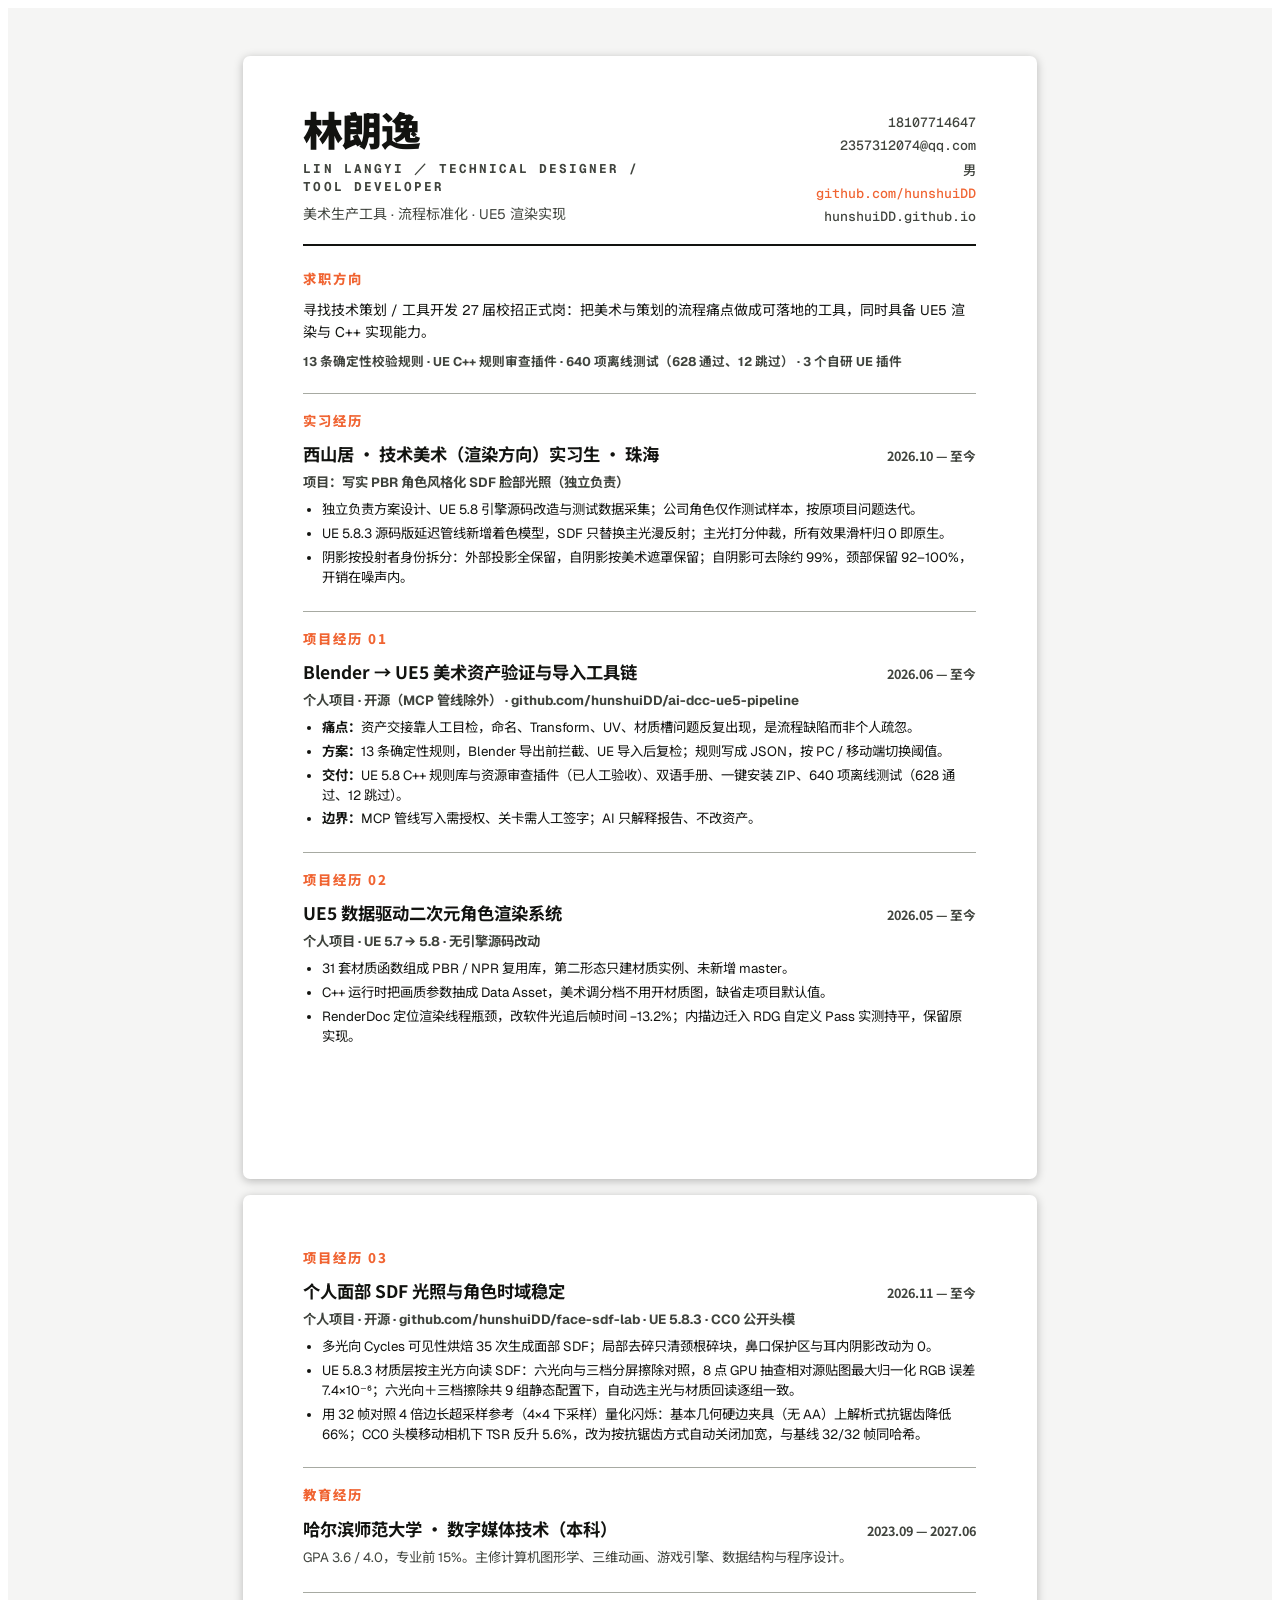
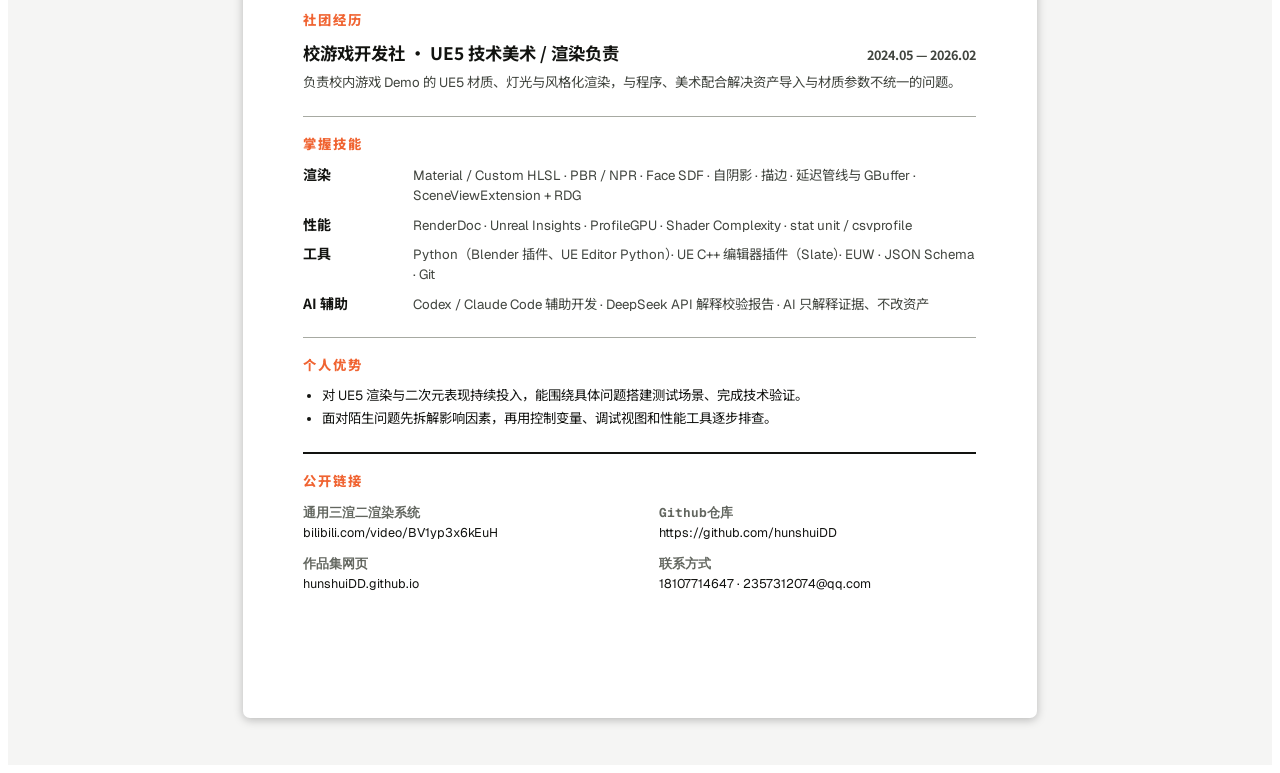
<file: Resume-Doc-TD.dc.html>
<!DOCTYPE html>
<html>
<head>
<meta charset="utf-8">
<meta name="viewport" content="width=device-width, initial-scale=1">
<title>简历 · 技术策划版 · 林朗逸</title>
<script src="./support.js"></script>
</head>
<body>
<x-dc>
<helmet>
<link rel="preconnect" href="https://fonts.googleapis.com">
<link rel="preconnect" href="https://fonts.gstatic.com" crossorigin="">
<link href="https://fonts.googleapis.com/css2?family=Geist:wght@400;500;700;800;900&amp;family=Geist+Mono:wght@400;500;700&amp;family=Noto+Sans+SC:wght@400;500;700;900&amp;display=swap" rel="stylesheet">
<script src="assets/39288f865b2da599bba4e4febd9b7d82.js"></script>
<style>
  doc-page:not(:defined) { visibility: hidden; }
  a { color: #121310; text-decoration: none; }
  a:hover { color: #f06432; }
  * { -webkit-print-color-adjust: exact; print-color-adjust: exact; }
  * { animation-delay: -99s !important; animation-duration: .001s !important;
      animation-iteration-count: 1 !important; animation-fill-mode: both !important;
      animation-play-state: running !important; transition-duration: 0s !important; }
</style>
</helmet>

<doc-page size="a4">
  <section class="page" style="box-sizing: border-box; padding: 14mm 16mm 12mm; background: #ffffff; color: #121310; font-family: Geist, 'Noto Sans SC', sans-serif;">

    <header style="display: grid; grid-template-columns: 1fr auto; align-items: end; gap: 16mm; padding-bottom: 5mm; border-bottom: 2.5px solid #121310;">
      <div>
        <h1 style="margin: 0; font-family: 'Noto Sans SC', Geist, sans-serif; font-size: 30pt; font-weight: 900; line-height: 1; letter-spacing: -.03em;">林朗逸</h1>
        <p style="margin: 3mm 0 0; font: 700 9.5pt 'Geist Mono', monospace; letter-spacing: .16em; color: #40443e;">LIN LANGYI ／ TECHNICAL DESIGNER / TOOL DEVELOPER</p>
        <p style="margin: 2mm 0 0; font-size: 10.5pt; line-height: 1.6; color: #40443e;">美术生产工具 · 流程标准化 · UE5 渲染实现</p>
      </div>
      <div style="display: grid; gap: 1.6mm; text-align: right; font: 500 10pt 'Geist Mono', monospace; color: #40443e;">
        <span>18107714647</span>
        <span>2357312074@qq.com</span>
        <span style="font-family: Noto Sans SC">男</span>
        <span style="color: #f06432;">github.com/hunshuiDD</span>
        <span>hunshuiDD.github.io</span>
      </div>
    </header>

    <section style="margin-top: 6mm;">
      <h2 style="margin: 0 0 3mm; font: 800 10pt 'Geist Mono', monospace; letter-spacing: .14em; color: #f06432; font-family: 'Noto Sans SC';">求职方向</h2>
      <p style="margin: 0; font-size: 10.5pt; line-height: 1.6;">寻找技术策划 / 工具开发 27 届校招正式岗：把美术与策划的流程痛点做成可落地的工具，同时具备 UE5 渲染与 C++ 实现能力。</p>
      <p style="margin: 2mm 0 0; font-size: 9.5pt; font-weight: 700; color: #40443e;">13 条确定性校验规则 · UE C++ 规则审查插件 · 640 项离线测试（628 通过、12 跳过） · 3 个自研 UE 插件</p>
    </section>

    <section style="margin-top: 6mm; padding-top: 4.5mm; border-top: 1px solid #a7aaa2;">
      <h2 style="margin: 0 0 3mm; font: 800 10pt 'Geist Mono', monospace; letter-spacing: .14em; color: #f06432; font-family: 'Noto Sans SC';">实习经历</h2>
      <div style="display: flex; justify-content: space-between; align-items: baseline; gap: 10mm;"><strong style="font-family: 'Noto Sans SC', Geist, sans-serif; font-size: 13pt;">西山居 · 技术美术（渲染方向）实习生 · 珠海</strong><span style="font: 700 9.5pt 'Geist Mono', monospace; color: #40443e; white-space: nowrap; font-family: 'Noto Sans SC';">2026.10 — 至今</span></div>
      <p style="margin: 1.5mm 0 0; font-size: 10pt; font-weight: 700; color: #40443e;">项目：写实 PBR 角色风格化 SDF 脸部光照（独立负责）</p>
      <ul style="margin: 2.5mm 0 0; padding-left: 5mm; font-size: 10pt; line-height: 1.5; display: grid; gap: 1mm;">
        <li>独立负责方案设计、UE 5.8 引擎源码改造与测试数据采集；公司角色仅作测试样本，按原项目问题迭代。</li>
        <li>UE 5.8.3 源码版延迟管线新增着色模型，SDF 只替换主光漫反射；主光打分仲裁，所有效果滑杆归 0 即原生。</li>
        <li>阴影按投射者身份拆分：外部投影全保留，自阴影按美术遮罩保留；自阴影可去除约 99%，颈部保留 92–100%，开销在噪声内。</li>
      </ul>
    </section>

    <section style="margin-top: 6mm; padding-top: 4.5mm; border-top: 1px solid #a7aaa2;">
      <h2 style="margin: 0 0 3mm; font: 800 10pt 'Geist Mono', monospace; letter-spacing: .14em; color: #f06432; font-family: 'Noto Sans SC';">项目经历 01</h2>
      <div style="display: flex; justify-content: space-between; align-items: baseline; gap: 10mm;"><strong style="font-family: 'Noto Sans SC', Geist, sans-serif; font-size: 13pt;">Blender → UE5 美术资产验证与导入工具链</strong><span style="font: 700 9.5pt 'Geist Mono', monospace; color: #40443e; white-space: nowrap; font-family: 'Noto Sans SC';">2026.06 — 至今</span></div>
      <p style="margin: 1.5mm 0 0; font-size: 10pt; font-weight: 700; color: #40443e;">个人项目 · 开源（MCP 管线除外） · github.com/hunshuiDD/ai-dcc-ue5-pipeline</p>
      <ul style="margin: 2.5mm 0 0; padding-left: 5mm; font-size: 10pt; line-height: 1.5; display: grid; gap: 1mm;">
        <li><strong>痛点：</strong>资产交接靠人工目检，命名、Transform、UV、材质槽问题反复出现，是流程缺陷而非个人疏忽。</li>
        <li><strong>方案：</strong>13 条确定性规则，Blender 导出前拦截、UE 导入后复检；规则写成 JSON，按 PC / 移动端切换阈值。</li>
        <li><strong>交付：</strong>UE 5.8 C++ 规则库与资源审查插件（已人工验收）、双语手册、一键安装 ZIP、640 项离线测试（628 通过、12 跳过）。</li>
        <li><strong>边界：</strong>MCP 管线写入需授权、关卡需人工签字；AI 只解释报告、不改资产。</li>
      </ul>
    </section>

    <section style="margin-top: 6mm; padding-top: 4.5mm; border-top: 1px solid #a7aaa2;">
      <h2 style="margin: 0 0 3mm; font: 800 10pt 'Geist Mono', monospace; letter-spacing: .14em; color: #f06432; font-family: 'Noto Sans SC';">项目经历 02</h2>
      <div style="display: flex; justify-content: space-between; align-items: baseline; gap: 10mm;"><strong style="font-family: 'Noto Sans SC', Geist, sans-serif; font-size: 13pt;">UE5 数据驱动二次元角色渲染系统</strong><span style="font: 700 9.5pt 'Geist Mono', monospace; color: #40443e; white-space: nowrap; font-family: 'Noto Sans SC';">2026.05 — 至今</span></div>
      <p style="margin: 1.5mm 0 0; font-size: 10pt; font-weight: 700; color: #40443e;">个人项目 · UE 5.7 → 5.8 · 无引擎源码改动</p>
      <ul style="margin: 2.5mm 0 0; padding-left: 5mm; font-size: 10pt; line-height: 1.5; display: grid; gap: 1mm;">
        <li>31 套材质函数组成 PBR / NPR 复用库，第二形态只建材质实例、未新增 master。</li>
        <li>C++ 运行时把画质参数抽成 Data Asset，美术调分档不用开材质图，缺省走项目默认值。</li>
        <li>RenderDoc 定位渲染线程瓶颈，改软件光追后帧时间 −13.2%；内描边迁入 RDG 自定义 Pass 实测持平，保留原实现。</li>
      </ul>
    </section>
  </section>

  <section class="page" style="box-sizing: border-box; padding: 14mm 16mm 12mm; background: #ffffff; color: #121310; font-family: Geist, 'Noto Sans SC', sans-serif;">


    <section>
      <h2 style="margin: 0 0 3mm; font: 800 10pt 'Geist Mono', monospace; letter-spacing: .14em; color: #f06432; font-family: 'Noto Sans SC';">项目经历 03</h2>
      <div style="display: flex; justify-content: space-between; align-items: baseline; gap: 10mm;"><strong style="font-family: 'Noto Sans SC', Geist, sans-serif; font-size: 13pt;">个人面部 SDF 光照与角色时域稳定</strong><span style="font: 700 9.5pt 'Geist Mono', monospace; color: #40443e; white-space: nowrap; font-family: 'Noto Sans SC';">2026.11 — 至今</span></div>
      <p style="margin: 1.5mm 0 0; font-size: 10pt; font-weight: 700; color: #40443e;">个人项目 · 开源 · github.com/hunshuiDD/face-sdf-lab · UE 5.8.3 · CC0 公开头模</p>
      <ul style="margin: 2.5mm 0 0; padding-left: 5mm; font-size: 10pt; line-height: 1.5; display: grid; gap: 1mm;">
        <li>多光向 Cycles 可见性烘焙 35 次生成面部 SDF；局部去碎只清颈根碎块，鼻口保护区与耳内阴影改动为 0。</li>
        <li>UE 5.8.3 材质层按主光方向读 SDF：六光向与三档分屏擦除对照，8 点 GPU 抽查相对源贴图最大归一化 RGB 误差 7.4×10⁻⁶；六光向＋三档擦除共 9 组静态配置下，自动选主光与材质回读逐组一致。</li>
        <li>用 32 帧对照 4 倍边长超采样参考（4×4 下采样）量化闪烁：基本几何硬边夹具（无 AA）上解析式抗锯齿降低 66%；CC0 头模移动相机下 TSR 反升 5.6%，改为按抗锯齿方式自动关闭加宽，与基线 32/32 帧同哈希。</li>
      </ul>
    </section>

    <section style="margin-top: 6mm; padding-top: 4.5mm; border-top: 1px solid #a7aaa2;">
      <h2 style="margin: 0 0 3mm; font: 800 10pt 'Geist Mono', monospace; letter-spacing: .14em; color: #f06432; font-family: 'Noto Sans SC';">教育经历</h2>
      <div style="display: flex; justify-content: space-between; align-items: baseline; gap: 10mm;"><strong style="font-family: 'Noto Sans SC', Geist, sans-serif; font-size: 13pt;">哈尔滨师范大学 · 数字媒体技术（本科）</strong><span style="font: 700 9.5pt 'Geist Mono', monospace; color: #40443e; white-space: nowrap; font-family: 'Noto Sans SC';">2023.09 — 2027.06</span></div>
      <p style="margin: 2mm 0 0; font-size: 10pt; line-height: 1.55; color: #40443e;">GPA 3.6 / 4.0，专业前 15%。主修计算机图形学、三维动画、游戏引擎、数据结构与程序设计。</p>
    </section>

    <section style="margin-top: 6mm; padding-top: 4.5mm; border-top: 1px solid #a7aaa2;">
      <h2 style="margin: 0 0 3mm; font: 800 10pt 'Geist Mono', monospace; letter-spacing: .14em; color: #f06432; font-family: 'Noto Sans SC';">社团经历</h2>
      <div style="display: flex; justify-content: space-between; align-items: baseline; gap: 10mm;"><strong style="font-family: 'Noto Sans SC', Geist, sans-serif; font-size: 13pt;">校游戏开发社 · UE5 技术美术 / 渲染负责</strong><span style="font: 700 9.5pt 'Geist Mono', monospace; color: #40443e; white-space: nowrap; font-family: 'Noto Sans SC';">2024.05 — 2026.02</span></div>
      <p style="margin: 2mm 0 0; font-size: 10pt; line-height: 1.55; color: #40443e;">负责校内游戏 Demo 的 UE5 材质、灯光与风格化渲染，与程序、美术配合解决资产导入与材质参数不统一的问题。</p>
    </section>

    <section style="margin-top: 6mm; padding-top: 4.5mm; border-top: 1px solid #a7aaa2;">
      <h2 style="margin: 0 0 3mm; font: 800 10pt 'Geist Mono', monospace; letter-spacing: .14em; color: #f06432; font-family: 'Noto Sans SC';">掌握技能</h2>
      <div style="display: grid; gap: 2mm;">
        <div style="display: grid; grid-template-columns: 24mm 1fr; gap: 5mm; align-items: baseline;"><strong style="font-family: 'Noto Sans SC', Geist, sans-serif; font-size: 10.5pt;">渲染</strong><span style="font-size: 10pt; line-height: 1.5; color: #40443e;">Material / Custom HLSL · PBR / NPR · Face SDF · 自阴影 · 描边 · 延迟管线与 GBuffer · SceneViewExtension + RDG</span></div>
        <div style="display: grid; grid-template-columns: 24mm 1fr; gap: 5mm; align-items: baseline;"><strong style="font-family: 'Noto Sans SC', Geist, sans-serif; font-size: 10.5pt;">性能</strong><span style="font-size: 10pt; line-height: 1.5; color: #40443e;">RenderDoc · Unreal Insights · ProfileGPU · Shader Complexity · stat unit / csvprofile</span></div>
        <div style="display: grid; grid-template-columns: 24mm 1fr; gap: 5mm; align-items: baseline;"><strong style="font-family: 'Noto Sans SC', Geist, sans-serif; font-size: 10.5pt;">工具</strong><span style="font-size: 10pt; line-height: 1.5; color: #40443e;">Python（Blender 插件、UE Editor Python）· UE C++ 编辑器插件（Slate）· EUW · JSON Schema · Git</span></div>
        <div style="display: grid; grid-template-columns: 24mm 1fr; gap: 5mm; align-items: baseline;"><strong style="font-family: 'Noto Sans SC', Geist, sans-serif; font-size: 10.5pt;">AI 辅助</strong><span style="font-size: 10pt; line-height: 1.5; color: #40443e;">Codex / Claude Code 辅助开发 · DeepSeek API 解释校验报告 · AI 只解释证据、不改资产</span></div>
      </div>
    </section>

    <section style="margin-top: 6mm; padding-top: 4.5mm; border-top: 1px solid #a7aaa2;">
      <h2 style="margin: 0 0 3mm; font: 800 10pt 'Geist Mono', monospace; letter-spacing: .14em; color: #f06432; font-family: 'Noto Sans SC';">个人优势</h2>
      <ul style="margin: 2.5mm 0 0; padding-left: 5mm; font-size: 10pt; line-height: 1.5; display: grid; gap: 1mm;">
        <li>对 UE5 渲染与二次元表现持续投入，能围绕具体问题搭建测试场景、完成技术验证。</li>
        <li>面对陌生问题先拆解影响因素，再用控制变量、调试视图和性能工具逐步排查。</li>
      </ul>
    </section>

    <section style="margin-top: 6mm; padding-top: 4.5mm; border-top: 2.5px solid #121310;">
      <h2 style="margin: 0 0 3.5mm; font: 800 10pt 'Geist Mono', monospace; letter-spacing: .14em; color: #f06432; font-family: Noto Sans SC;">公开链接</h2>
      <div style="display: grid; grid-template-columns: 1fr 1fr; gap: 3mm 10mm; font-size: 9.5pt; line-height: 1.55;">
        <span><strong style="font: 700 9.5pt &quot;Geist Mono&quot;, monospace; color: rgb(98, 102, 95);">通用三渲二渲染系统</strong><br><a href="https://bilibili.com/video/BV1yp3x6kEuH">bilibili.com/video/BV1yp3x6kEuH</a></span>
        <span><strong style="font: 700 9.5pt &quot;Geist Mono&quot;, monospace; color: rgb(98, 102, 95);">Github仓库</strong><br><a href="https://github.com/hunshuiDD">https://github.com/hunshuiDD</a></span>
        <span><strong style="font: 700 9.5pt &quot;Geist Mono&quot;, monospace; color: rgb(98, 102, 95);">作品集网页</strong><br><a href="https://hunshuiDD.github.io" style="display: block; overflow-wrap: anywhere; text-align: left">hunshuiDD.github.io</a></span>
        <span><strong style="font: 700 9.5pt 'Geist Mono', monospace; color: #62665f;">联系方式</strong><br>18107714647 · 2357312074@qq.com</span>
      </div>
    </section>
  </section>
</doc-page>

</x-dc>
<script type="text/x-dc" data-dc-script data-props='{"$preview":{"width":1440,"height":3200}}'>
class Component extends DCLogic {
  renderVals() { return {}; }
}
</script>
</body>
</html>
</file>
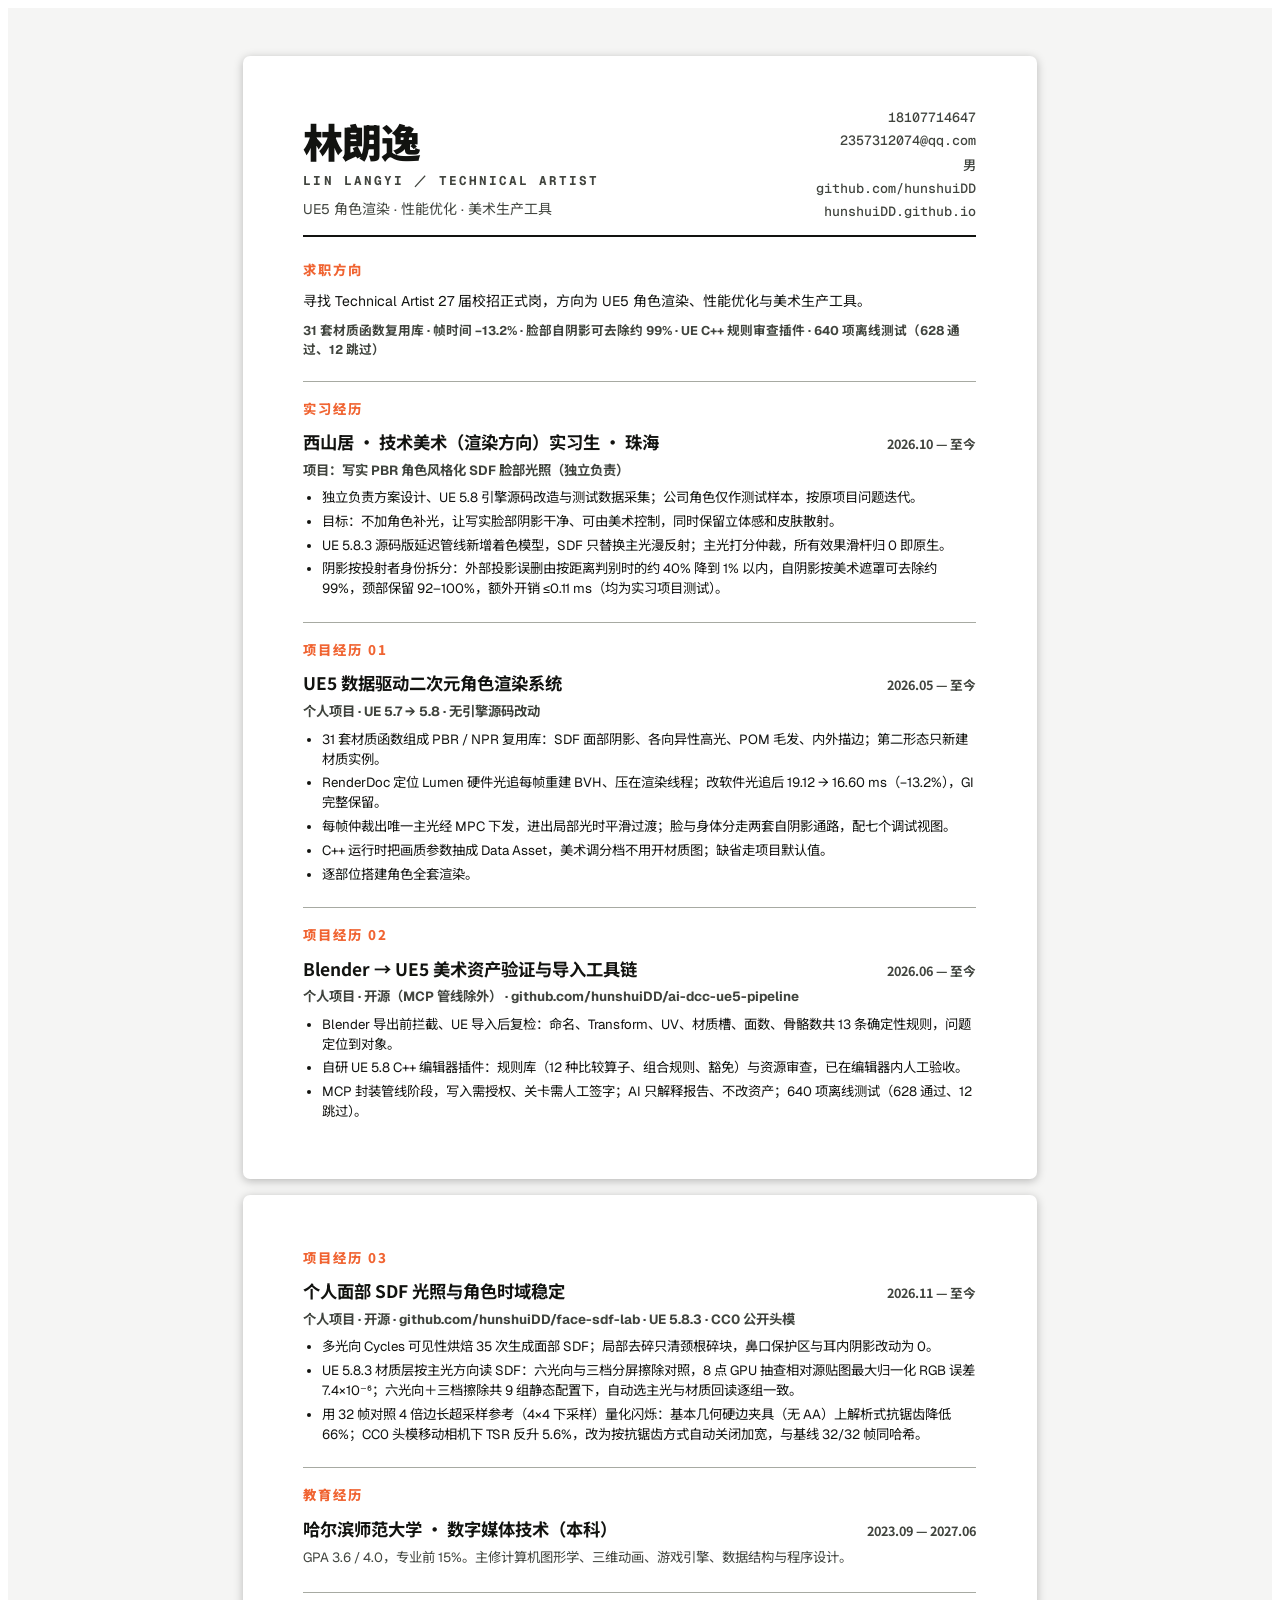
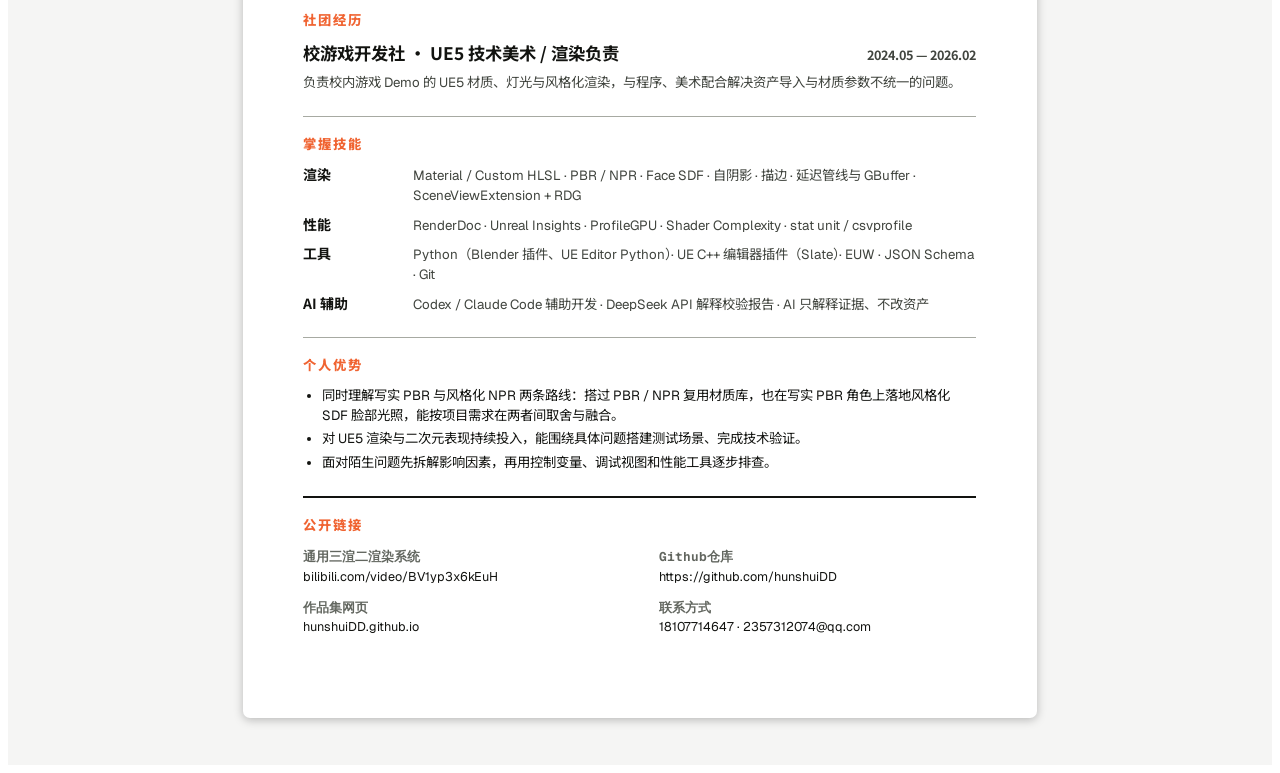
<file: Resume-Doc.dc.html>
<!DOCTYPE html>
<html>
<head>
<meta charset="utf-8">
<meta name="viewport" content="width=device-width, initial-scale=1">
<title>简历 · 技术美术版 · 林朗逸</title>
<meta name="omelette-print-source" content="v1786294298134814 简历文档.dc.html">
<script src="./support.js"></script>
</head>
<body>
<x-dc>
<helmet>
<link rel="preconnect" href="https://fonts.googleapis.com">
<link rel="preconnect" href="https://fonts.gstatic.com" crossorigin="">
<link href="https://fonts.googleapis.com/css2?family=Geist:wght@400;500;700;800;900&amp;family=Geist+Mono:wght@400;500;700&amp;family=Noto+Sans+SC:wght@400;500;700;900&amp;display=swap" rel="stylesheet">
<script src="assets/39288f865b2da599bba4e4febd9b7d82.js"></script>
<style>
  doc-page:not(:defined) { visibility: hidden; }
  a { color: #121310; text-decoration: none; }
  a:hover { color: #f06432; }
  * { -webkit-print-color-adjust: exact; print-color-adjust: exact; }
  * { animation-delay: -99s !important; animation-duration: .001s !important;
      animation-iteration-count: 1 !important; animation-fill-mode: both !important;
      animation-play-state: running !important; transition-duration: 0s !important; }
</style>
</helmet>

<doc-page size="a4">
  <section class="page" style="box-sizing: border-box; padding: 14mm 16mm 12mm; background: #ffffff; color: #121310; font-family: Geist, 'Noto Sans SC', sans-serif;">

    <header style="display: grid; grid-template-columns: 1fr auto; align-items: end; gap: 16mm; padding-bottom: 4mm; border-bottom: 2.5px solid #121310;">
      <div>
        <h1 style="margin: 0; font-family: 'Noto Sans SC', Geist, sans-serif; font-size: 30pt; font-weight: 900; line-height: 1; letter-spacing: -.03em;">林朗逸</h1>
        <p style="margin: 3mm 0 0; font: 700 9.5pt 'Geist Mono', monospace; letter-spacing: .16em; color: #40443e;">LIN LANGYI ／ TECHNICAL ARTIST</p>
        <p style="margin: 2mm 0 0; font-size: 10.5pt; line-height: 1.6; color: #40443e;">UE5 角色渲染 · 性能优化 · 美术生产工具</p>
      </div>
      <div style="display: grid; gap: 1.6mm; text-align: right; font: 500 10pt 'Geist Mono', monospace; color: #40443e;">
        <span>18107714647</span>
        <span>2357312074@qq.com</span>
        <span style="font-family: Noto Sans SC">男</span>
        <span>github.com/hunshuiDD</span>
        <span>hunshuiDD.github.io</span>
      </div>
    </header>

    <section style="margin-top: 6mm;">
      <h2 style="margin: 0 0 3mm; font: 800 10pt 'Geist Mono', monospace; letter-spacing: .14em; color: #f06432; font-family: 'Noto Sans SC';">求职方向</h2>
      <p style="margin: 0; font-size: 10.5pt; line-height: 1.6;">寻找 Technical Artist 27 届校招正式岗，方向为 UE5 角色渲染、性能优化与美术生产工具。</p>
      <p style="margin: 2mm 0 0; font-size: 9.5pt; font-weight: 700; color: #40443e;">31 套材质函数复用库 · 帧时间 −13.2% · 脸部自阴影可去除约 99% · UE C++ 规则审查插件 · 640 项离线测试（628 通过、12 跳过）</p>
    </section>

    <section style="margin-top: 6mm; padding-top: 4.5mm; border-top: 1px solid #a7aaa2;">
      <h2 style="margin: 0 0 3mm; font: 800 10pt 'Geist Mono', monospace; letter-spacing: .14em; color: #f06432; font-family: 'Noto Sans SC';">实习经历</h2>
      <div style="display: flex; justify-content: space-between; align-items: baseline; gap: 10mm;"><strong style="font-family: 'Noto Sans SC', Geist, sans-serif; font-size: 13pt;">西山居 · 技术美术（渲染方向）实习生 · 珠海</strong><span style="font: 700 9.5pt 'Geist Mono', monospace; color: #40443e; white-space: nowrap; font-family: 'Noto Sans SC';">2026.10 — 至今</span></div>
      <p style="margin: 1.5mm 0 0; font-size: 10pt; font-weight: 700; color: #40443e;">项目：写实 PBR 角色风格化 SDF 脸部光照（独立负责）</p>
      <ul style="margin: 2.5mm 0 0; padding-left: 5mm; font-size: 10pt; line-height: 1.5; display: grid; gap: 1mm;">
        <li>独立负责方案设计、UE 5.8 引擎源码改造与测试数据采集；公司角色仅作测试样本，按原项目问题迭代。</li>
        <li>目标：不加角色补光，让写实脸部阴影干净、可由美术控制，同时保留立体感和皮肤散射。</li>
        <li>UE 5.8.3 源码版延迟管线新增着色模型，SDF 只替换主光漫反射；主光打分仲裁，所有效果滑杆归 0 即原生。</li>
        <li>阴影按投射者身份拆分：外部投影误删由按距离判别时的约 40% 降到 1% 以内，自阴影按美术遮罩可去除约 99%，颈部保留 92–100%，额外开销 ≤0.11 ms（均为实习项目测试）。</li>
      </ul>
    </section>

    <section style="margin-top: 6mm; padding-top: 4.5mm; border-top: 1px solid #a7aaa2;">
      <h2 style="margin: 0 0 3mm; font: 800 10pt 'Geist Mono', monospace; letter-spacing: .14em; color: #f06432; font-family: 'Noto Sans SC';">项目经历 01</h2>
      <div style="display: flex; justify-content: space-between; align-items: baseline; gap: 10mm;"><strong style="font-family: 'Noto Sans SC', Geist, sans-serif; font-size: 13pt;">UE5 数据驱动二次元角色渲染系统</strong><span style="font: 700 9.5pt 'Geist Mono', monospace; color: #40443e; white-space: nowrap; font-family: 'Noto Sans SC';">2026.05 — 至今</span></div>
      <p style="margin: 1.5mm 0 0; font-size: 10pt; font-weight: 700; color: #40443e;">个人项目 · UE 5.7 → 5.8 · 无引擎源码改动</p>
      <ul style="margin: 2.5mm 0 0; padding-left: 5mm; font-size: 10pt; line-height: 1.5; display: grid; gap: 1mm;">
        <li>31 套材质函数组成 PBR / NPR 复用库：SDF 面部阴影、各向异性高光、POM 毛发、内外描边；第二形态只新建材质实例。</li>
        <li>RenderDoc 定位 Lumen 硬件光追每帧重建 BVH、压在渲染线程；改软件光追后 19.12 → 16.60 ms（−13.2%），GI 完整保留。</li>
        <li>每帧仲裁出唯一主光经 MPC 下发，进出局部光时平滑过渡；脸与身体分走两套自阴影通路，配七个调试视图。</li>
        <li>C++ 运行时把画质参数抽成 Data Asset，美术调分档不用开材质图；缺省走项目默认值。</li>
        <li>逐部位搭建角色全套渲染。</li>
      </ul>
    </section>

    <section style="margin-top: 6mm; padding-top: 4.5mm; border-top: 1px solid #a7aaa2;">
      <h2 style="margin: 0 0 3mm; font: 800 10pt 'Geist Mono', monospace; letter-spacing: .14em; color: #f06432; font-family: 'Noto Sans SC';">项目经历 02</h2>
      <div style="display: flex; justify-content: space-between; align-items: baseline; gap: 10mm;"><strong style="font-family: 'Noto Sans SC', Geist, sans-serif; font-size: 13pt;">Blender → UE5 美术资产验证与导入工具链</strong><span style="font: 700 9.5pt 'Geist Mono', monospace; color: #40443e; white-space: nowrap; font-family: 'Noto Sans SC';">2026.06 — 至今</span></div>
      <p style="margin: 1.5mm 0 0; font-size: 10pt; font-weight: 700; color: #40443e;">个人项目 · 开源（MCP 管线除外） · github.com/hunshuiDD/ai-dcc-ue5-pipeline</p>
      <ul style="margin: 2.5mm 0 0; padding-left: 5mm; font-size: 10pt; line-height: 1.5; display: grid; gap: 1mm;">
        <li>Blender 导出前拦截、UE 导入后复检：命名、Transform、UV、材质槽、面数、骨骼数共 13 条确定性规则，问题定位到对象。</li>
        <li>自研 UE 5.8 C++ 编辑器插件：规则库（12 种比较算子、组合规则、豁免）与资源审查，已在编辑器内人工验收。</li>
        <li>MCP 封装管线阶段，写入需授权、关卡需人工签字；AI 只解释报告、不改资产；640 项离线测试（628 通过、12 跳过）。</li>
      </ul>
    </section>
  </section>

  <section class="page" style="box-sizing: border-box; padding: 14mm 16mm 12mm; background: #ffffff; color: #121310; font-family: Geist, 'Noto Sans SC', sans-serif;">


    <section>
      <h2 style="margin: 0 0 3mm; font: 800 10pt 'Geist Mono', monospace; letter-spacing: .14em; color: #f06432; font-family: 'Noto Sans SC';">项目经历 03</h2>
      <div style="display: flex; justify-content: space-between; align-items: baseline; gap: 10mm;"><strong style="font-family: 'Noto Sans SC', Geist, sans-serif; font-size: 13pt;">个人面部 SDF 光照与角色时域稳定</strong><span style="font: 700 9.5pt 'Geist Mono', monospace; color: #40443e; white-space: nowrap; font-family: 'Noto Sans SC';">2026.11 — 至今</span></div>
      <p style="margin: 1.5mm 0 0; font-size: 10pt; font-weight: 700; color: #40443e;">个人项目 · 开源 · github.com/hunshuiDD/face-sdf-lab · UE 5.8.3 · CC0 公开头模</p>
      <ul style="margin: 2.5mm 0 0; padding-left: 5mm; font-size: 10pt; line-height: 1.5; display: grid; gap: 1mm;">
        <li>多光向 Cycles 可见性烘焙 35 次生成面部 SDF；局部去碎只清颈根碎块，鼻口保护区与耳内阴影改动为 0。</li>
        <li>UE 5.8.3 材质层按主光方向读 SDF：六光向与三档分屏擦除对照，8 点 GPU 抽查相对源贴图最大归一化 RGB 误差 7.4×10⁻⁶；六光向＋三档擦除共 9 组静态配置下，自动选主光与材质回读逐组一致。</li>
        <li>用 32 帧对照 4 倍边长超采样参考（4×4 下采样）量化闪烁：基本几何硬边夹具（无 AA）上解析式抗锯齿降低 66%；CC0 头模移动相机下 TSR 反升 5.6%，改为按抗锯齿方式自动关闭加宽，与基线 32/32 帧同哈希。</li>
      </ul>
    </section>

    <section style="margin-top: 6mm; padding-top: 4.5mm; border-top: 1px solid #a7aaa2;">
      <h2 style="margin: 0 0 3mm; font: 800 10pt 'Geist Mono', monospace; letter-spacing: .14em; color: #f06432; font-family: 'Noto Sans SC';">教育经历</h2>
      <div style="display: flex; justify-content: space-between; align-items: baseline; gap: 10mm;"><strong style="font-family: 'Noto Sans SC', Geist, sans-serif; font-size: 13pt;">哈尔滨师范大学 · 数字媒体技术（本科）</strong><span style="font: 700 9.5pt 'Geist Mono', monospace; color: #40443e; white-space: nowrap; font-family: 'Noto Sans SC';">2023.09 — 2027.06</span></div>
      <p style="margin: 2mm 0 0; font-size: 10pt; line-height: 1.55; color: #40443e;">GPA 3.6 / 4.0，专业前 15%。主修计算机图形学、三维动画、游戏引擎、数据结构与程序设计。</p>
    </section>

    <section style="margin-top: 6mm; padding-top: 4.5mm; border-top: 1px solid #a7aaa2;">
      <h2 style="margin: 0 0 3mm; font: 800 10pt 'Geist Mono', monospace; letter-spacing: .14em; color: #f06432; font-family: 'Noto Sans SC';">社团经历</h2>
      <div style="display: flex; justify-content: space-between; align-items: baseline; gap: 10mm;"><strong style="font-family: 'Noto Sans SC', Geist, sans-serif; font-size: 13pt;">校游戏开发社 · UE5 技术美术 / 渲染负责</strong><span style="font: 700 9.5pt 'Geist Mono', monospace; color: #40443e; white-space: nowrap; font-family: 'Noto Sans SC';">2024.05 — 2026.02</span></div>
      <p style="margin: 2mm 0 0; font-size: 10pt; line-height: 1.55; color: #40443e;">负责校内游戏 Demo 的 UE5 材质、灯光与风格化渲染，与程序、美术配合解决资产导入与材质参数不统一的问题。</p>
    </section>

    <section style="margin-top: 6mm; padding-top: 4.5mm; border-top: 1px solid #a7aaa2;">
      <h2 style="margin: 0 0 3mm; font: 800 10pt 'Geist Mono', monospace; letter-spacing: .14em; color: #f06432; font-family: 'Noto Sans SC';">掌握技能</h2>
      <div style="display: grid; gap: 2mm;">
        <div style="display: grid; grid-template-columns: 24mm 1fr; gap: 5mm; align-items: baseline;"><strong style="font-family: 'Noto Sans SC', Geist, sans-serif; font-size: 10.5pt;">渲染</strong><span style="font-size: 10pt; line-height: 1.5; color: #40443e;">Material / Custom HLSL · PBR / NPR · Face SDF · 自阴影 · 描边 · 延迟管线与 GBuffer · SceneViewExtension + RDG</span></div>
        <div style="display: grid; grid-template-columns: 24mm 1fr; gap: 5mm; align-items: baseline;"><strong style="font-family: 'Noto Sans SC', Geist, sans-serif; font-size: 10.5pt;">性能</strong><span style="font-size: 10pt; line-height: 1.5; color: #40443e;">RenderDoc · Unreal Insights · ProfileGPU · Shader Complexity · stat unit / csvprofile</span></div>
        <div style="display: grid; grid-template-columns: 24mm 1fr; gap: 5mm; align-items: baseline;"><strong style="font-family: 'Noto Sans SC', Geist, sans-serif; font-size: 10.5pt;">工具</strong><span style="font-size: 10pt; line-height: 1.5; color: #40443e;">Python（Blender 插件、UE Editor Python）· UE C++ 编辑器插件（Slate）· EUW · JSON Schema · Git</span></div>
        <div style="display: grid; grid-template-columns: 24mm 1fr; gap: 5mm; align-items: baseline;"><strong style="font-family: 'Noto Sans SC', Geist, sans-serif; font-size: 10.5pt;">AI 辅助</strong><span style="font-size: 10pt; line-height: 1.5; color: #40443e;">Codex / Claude Code 辅助开发 · DeepSeek API 解释校验报告 · AI 只解释证据、不改资产</span></div>
      </div>
    </section>

    <section style="margin-top: 6mm; padding-top: 4.5mm; border-top: 1px solid #a7aaa2;">
      <h2 style="margin: 0 0 3mm; font: 800 10pt 'Geist Mono', monospace; letter-spacing: .14em; color: #f06432; font-family: 'Noto Sans SC';">个人优势</h2>
      <ul style="margin: 2.5mm 0 0; padding-left: 5mm; font-size: 10pt; line-height: 1.5; display: grid; gap: 1mm;"><li>同时理解写实 PBR 与风格化 NPR 两条路线：搭过 PBR / NPR 复用材质库，也在写实 PBR 角色上落地风格化 SDF 脸部光照，能按项目需求在两者间取舍与融合。</li>
        <li>对 UE5 渲染与二次元表现持续投入，能围绕具体问题搭建测试场景、完成技术验证。</li>
        <li>面对陌生问题先拆解影响因素，再用控制变量、调试视图和性能工具逐步排查。</li>
      </ul>
    </section>

    <section style="margin-top: 6mm; padding-top: 4.5mm; border-top: 2.5px solid #121310;">
      <h2 style="margin: 0 0 3.5mm; font: 800 10pt 'Geist Mono', monospace; letter-spacing: .14em; color: #f06432; font-family: Noto Sans SC">公开链接</h2>
      <div style="display: grid; grid-template-columns: 1fr 1fr; gap: 3mm 10mm; font-size: 9.5pt; line-height: 1.55;">
        <span><strong style="font: 700 9.5pt &quot;Geist Mono&quot;, monospace; color: rgb(98, 102, 95);">通用三渲二渲染系统</strong><br><a href="https://bilibili.com/video/BV1yp3x6kEuH">bilibili.com/video/BV1yp3x6kEuH</a></span>
        <span><strong style="font: 700 9.5pt &quot;Geist Mono&quot;, monospace; color: rgb(98, 102, 95);">Github仓库</strong><br><a href="https://github.com/hunshuiDD">https://github.com/hunshuiDD</a></span>
        <span><strong style="font: 700 9.5pt &quot;Geist Mono&quot;, monospace; color: rgb(98, 102, 95);">作品集网页</strong><br><a href="https://hunshuiDD.github.io" style="display: block; overflow-wrap: anywhere; text-align: left">hunshuiDD.github.io</a></span>
        <span><strong style="font: 700 9.5pt 'Geist Mono', monospace; color: #62665f;">联系方式</strong><br>18107714647 · 2357312074@qq.com</span>
      </div>
    </section>
  </section>
</doc-page>

</x-dc>
<script type="text/x-dc" data-dc-script data-props='{"$preview":{"width":1440,"height":3200}}'>
class Component extends DCLogic {
  renderVals() { return {}; }
}
</script>
</body>
</html>
</file>
<file: assets/971bf237c04f6bc4aef64f932ddf3231.css>
/* ============================================================
   林朗逸 · UE5 技术美术作品集
   配色取自《Kuro 室内布光成片》：宣纸米、墨褐、藤紫、灯光
   ============================================================ */
:root {
  --paper: #f0eee6;
  --paper-2: #e9e8e0;
  --ink: #141413;
  --ink-soft: #3f3e3a;
  --muted: #6f6d66;
  --line: #d4d1c7;
  --clay: #d97757;
  --clay-ink: #c15f3c;
  --dark: #191918;
  --dark-2: #232322;
  --cream-on-dark: #f0eee6;
  --serif: "Fraunces", "Noto Serif SC", serif;
  --sans: "Noto Sans SC", sans-serif;
  --mono: "IBM Plex Mono", monospace;
}

* { box-sizing: border-box; }
html { scroll-behavior: smooth; }
body {
  margin: 0;
  background: var(--paper);
  color: var(--ink);
  font-family: var(--sans);
  font-size: 16px;
  line-height: 1.75;
  -webkit-font-smoothing: antialiased;
}
img { max-width: 100%; display: block; }
a { color: inherit; }
::selection { background: var(--clay-ink); color: var(--cream-on-dark); }
:focus-visible { outline: 2px solid var(--clay-ink); outline-offset: 3px; }

.wrap { max-width: 1360px; margin: 0 auto; padding: 0 clamp(20px, 4.5vw, 64px); }
[id] { scroll-margin-top: 92px; }

/* ---------- 顶部导航 ---------- */
.site-header {
  position: sticky; top: 0; z-index: 90;
  display: flex; align-items: center; justify-content: space-between;
  gap: 24px;
  padding: 18px clamp(20px, 4.5vw, 64px);
  background: rgba(240, 238, 230, 0.92);
  backdrop-filter: blur(10px);
  border-bottom: 1px solid var(--line);
}
.brand { display: flex; align-items: baseline; gap: 12px; text-decoration: none; }
.brand .mark {
  font-family: var(--serif); font-weight: 900; font-size: 22px; line-height: 1;
  width: 40px; height: 40px; display: grid; place-items: center;
  background: var(--ink); color: var(--paper); border-radius: 50%;
  transform: translateY(6px);
}
.brand .name { font-weight: 700; font-size: 15px; letter-spacing: 0.02em; }
.brand .name span { color: var(--muted); font-weight: 400; font-size: 12px; margin-left: 6px; letter-spacing: 0.08em; }
.site-nav { display: flex; gap: 34px; }
.site-nav a {
  position: relative; text-decoration: none; font-size: 14px; font-weight: 500;
  padding: 4px 0; color: var(--ink-soft);
}
.site-nav a::after {
  content: ""; position: absolute; left: 0; bottom: 0; height: 1.5px; width: 0;
  background: var(--clay-ink); transition: width 0.25s ease;
}
.site-nav a:hover::after, .site-nav a[aria-current]::after { width: 100%; }
.site-nav a[aria-current] { color: var(--ink); font-weight: 700; }
.header-status {
  display: flex; align-items: center; gap: 8px;
  font-family: var(--mono); font-size: 11px; letter-spacing: 0.08em; color: var(--clay-ink);
}
.header-status i {
  width: 7px; height: 7px; border-radius: 50%; background: var(--clay-ink);
  animation: pulse 2.4s ease-in-out infinite;
}
@keyframes pulse { 0%,100% { opacity: 1; } 50% { opacity: 0.3; } }
.menu-btn { display: none; }

/* ---------- Hero ---------- */
.hero {
  display: grid; grid-template-columns: 1.05fr 0.95fr;
  min-height: min(920px, calc(100vh - 77px));
  border-bottom: 1px solid var(--line);
}
.hero-copy {
  padding: clamp(48px, 7vh, 96px) clamp(20px, 4.5vw, 64px) 64px;
  display: flex; flex-direction: column; justify-content: center; gap: 34px;
}
.hero-kicker {
  font-family: var(--mono); font-size: 12px; letter-spacing: 0.14em; color: var(--clay-ink);
  display: flex; align-items: center; gap: 14px;
}
.hero-kicker::before { content: ""; width: 34px; height: 1px; background: var(--clay-ink); }
.hero h1 {
  margin: 0; font-family: var(--serif); font-weight: 900;
  font-size: clamp(40px, 4.4vw, 66px); line-height: 1.22; letter-spacing: 0.01em;
}
.hero h1 em { font-style: normal; color: var(--clay-ink); }
.hero-lede { margin: 0; max-width: 34em; font-size: 17px; color: var(--ink-soft); line-height: 2; }
.hero-lede strong { color: var(--ink); }
.hero-actions { display: flex; flex-wrap: wrap; gap: 14px; }
.btn {
  display: inline-flex; align-items: center; gap: 12px;
  padding: 15px 26px; text-decoration: none; font-size: 14px; font-weight: 700;
  border: 1.5px solid var(--ink); transition: all 0.22s ease;
}
.btn-primary { background: var(--clay); border-color: var(--clay); color: var(--ink); }
.btn-primary:hover { background: var(--ink); border-color: var(--ink); color: var(--paper); }
.btn-ghost:hover { background: var(--ink); color: var(--paper); }
.btn .arr { font-family: var(--mono); }
.hero-meta {
  display: flex; flex-wrap: wrap; gap: 8px 28px; padding-top: 26px;
  border-top: 1px solid var(--line);
  font-family: var(--mono); font-size: 12px; color: var(--muted); letter-spacing: 0.04em;
}
.hero-meta b { color: var(--ink); font-weight: 600; }

.hero-visual { position: relative; overflow: hidden; background: var(--dark); border-left: 1px solid var(--line); }
#cel-canvas { position: absolute; inset: 0; width: 100%; height: 100%; display: block; cursor: grab; touch-action: none; }
#cel-canvas:active { cursor: grabbing; }
.pg-panel.no-webgl #cel-canvas { display: none; }
.pg-panel.no-webgl { background: var(--dark) url('/assets/92790af4e92c30676160936b2399cfa0.jpg') center / cover no-repeat; }

.demo-panel-label {
  position: absolute; z-index: 3; left: 24px; top: 24px;
  font-family: var(--mono); font-size: 10.5px; letter-spacing: 0.14em;
  color: rgba(240, 238, 230, 0.6);
}

.demo-controls {
  position: absolute; z-index: 3; right: 22px; top: 50%; transform: translateY(-58%);
  width: 178px; padding: 16px 16px 14px;
  background: rgba(20, 20, 19, 0.55);
  border: 1px solid rgba(240, 238, 230, 0.22);
  backdrop-filter: blur(8px);
  color: var(--cream-on-dark);
}
.dc-row { display: flex; gap: 14px; margin-bottom: 14px; }
.dc-row.dc-top { align-items: flex-start; justify-content: space-between; }
.dc-row.dc-bottom { margin-bottom: 0; }
.dc-cell { display: flex; flex-direction: column; gap: 8px; flex: 1; }
.dc-label { font-family: var(--mono); font-size: 10px; letter-spacing: 0.12em; color: rgba(240, 238, 230, 0.55); }
.dc-ft { font-family: var(--mono); font-size: 15px; font-weight: 600; color: var(--clay); white-space: nowrap; }
.dc-ft-cell { align-items: flex-end; text-align: right; flex: 0 0 auto; }

.light-radar {
  position: relative; width: 68px; height: 68px; border-radius: 50%;
  border: 1px solid rgba(240, 238, 230, 0.3);
  background: rgba(240, 238, 230, 0.06);
  cursor: pointer; touch-action: none; flex: 0 0 auto;
}
.lr-ring {
  position: absolute; inset: 16px; border-radius: 50%;
  border: 1px dashed rgba(240, 238, 230, 0.25);
}
.lr-dot {
  position: absolute; top: 0; left: 0; width: 12px; height: 12px; margin: -6px 0 0 -6px;
  border-radius: 50%; background: var(--clay);
  box-shadow: 0 0 10px rgba(217, 119, 87, 0.8);
}

.demo-controls input[type="range"] {
  -webkit-appearance: none; appearance: none;
  width: 100%; height: 2px; background: rgba(240, 238, 230, 0.3); outline: none; cursor: pointer;
}
.demo-controls input[type="range"]::-webkit-slider-thumb {
  -webkit-appearance: none; appearance: none;
  width: 14px; height: 14px; border-radius: 50%;
  background: var(--clay); border: 2px solid var(--dark);
}
.demo-controls input[type="range"]::-moz-range-thumb {
  width: 12px; height: 12px; border-radius: 50%;
  background: var(--clay); border: 2px solid var(--dark);
}
.dc-check { display: flex; align-items: center; gap: 8px; font-size: 12.5px; cursor: pointer; color: rgba(240,238,230,0.85); }
.dc-check input { accent-color: var(--clay); width: 15px; height: 15px; cursor: pointer; }
.hero-visual img.main {
  position: absolute; inset: 0; width: 100%; height: 100%;
  object-fit: cover; object-position: 50% 22%;
  transform: scale(1.04);
  animation: heroIn 1.6s cubic-bezier(0.22, 0.8, 0.28, 1) both;
}
@keyframes heroIn { from { opacity: 0; transform: scale(1.12); } to { opacity: 1; transform: scale(1.04); } }
.hero-visual::after {
  content: ""; position: absolute; inset: 0; pointer-events: none;
  background: linear-gradient(210deg, rgba(20,20,19,0.28), transparent 45%, rgba(20,20,19,0.5));
}
.hero-tag {
  position: absolute; z-index: 3; padding: 10px 14px;
  background: rgba(240, 238, 230, 0.95); border-left: 3px solid var(--clay-ink);
  font-family: var(--mono); box-shadow: 0 6px 24px rgba(20, 20, 19, 0.3);
}
.hero-tag small { display: block; font-size: 9.5px; letter-spacing: 0.16em; color: var(--muted); margin-bottom: 4px; }
.hero-tag strong { display: block; font-size: 13px; font-weight: 600; color: var(--ink); }
.hero-tag.t1 { top: 11%; left: 7%; animation: tagIn 0.8s 0.5s cubic-bezier(0.2, 0.8, 0.3, 1) both; }
.hero-tag.t2 { bottom: 26%; right: 7%; animation: tagIn 0.8s 0.7s cubic-bezier(0.2, 0.8, 0.3, 1) both; }
@keyframes tagIn { from { opacity: 0; transform: translateX(-16px); } to { opacity: 1; transform: none; } }
.hero-caption {
  position: absolute; z-index: 3; left: 0; right: 0; bottom: 0;
  display: flex; justify-content: space-between; align-items: center; gap: 16px;
  padding: 14px 24px; background: rgba(20, 20, 19, 0.88);
  color: rgba(240, 233, 218, 0.85); font-size: 12.5px;
}
.hero-caption .mono { font-family: var(--mono); font-size: 11px; letter-spacing: 0.1em; color: rgba(240,233,218,0.55); }

/* 旋转徽章 */
.badge-rot {
  position: absolute; z-index: 4; top: 24px; right: 24px; width: 108px; height: 108px;
  animation: spin 14s linear infinite;
}
@keyframes spin { to { transform: rotate(360deg); } }
.badge-rot text { font-family: var(--mono); font-size: 10.5px; letter-spacing: 2.6px; fill: var(--cream-on-dark); }
.badge-rot circle.core { fill: rgba(20, 20, 19, 0.65); }

/* ---------- 顺手写的 · 小实验（WebGL playground） ---------- */
.playground { padding: clamp(72px, 10vh, 120px) 0; border-bottom: 1px solid var(--line); }
.pg-grid { display: grid; grid-template-columns: 0.8fr 1.2fr; gap: clamp(32px, 5vw, 80px); align-items: center; }
.pg-copy .no { font-family: var(--mono); font-size: 12px; letter-spacing: 0.14em; color: var(--clay-ink); display: block; margin-bottom: 14px; }
.pg-copy h2 { font-family: var(--serif); font-weight: 900; font-size: clamp(30px, 3.2vw, 44px); line-height: 1.3; margin: 0 0 20px; letter-spacing: 0.01em; }
.pg-copy p { color: var(--ink-soft); font-size: 15.5px; line-height: 1.9; margin: 0 0 14px; max-width: 30em; }
.pg-copy .pg-note { font-size: 13px; color: var(--muted); border-left: 2px solid var(--line); padding-left: 12px; }
.pg-panel { position: relative; height: clamp(400px, 44vw, 520px); background: var(--dark); border: 1px solid var(--line); overflow: hidden; }
.pg-caption {
  position: absolute; z-index: 3; left: 0; right: 0; bottom: 0;
  display: flex; justify-content: space-between; align-items: center; gap: 12px;
  padding: 10px 18px; background: rgba(20, 20, 19, 0.85);
  color: rgba(240, 233, 218, 0.8); font-size: 12px;
}
.pg-caption .mono { font-family: var(--mono); font-size: 10.5px; letter-spacing: 0.1em; color: rgba(240, 233, 218, 0.5); }
.pg-panel .demo-panel-label { left: 18px; top: 16px; }
.pg-panel .demo-controls { right: 16px; top: 16px; transform: none; width: 168px; padding: 14px 14px 12px; }

/* ---------- 写在前面（第一人称） ---------- */
.intro { padding: clamp(72px, 10vh, 120px) 0; border-bottom: 1px solid var(--line); }
.intro-stack { display: grid; gap: 26px; }
.intro-stack > div { max-width: 78ch; }
.side-label {
  display: flex; align-items: center; gap: 16px;
  font-family: var(--mono); font-size: 15px; font-weight: 700;
  letter-spacing: 0.16em; color: var(--clay-ink);
}
.side-label::after { content: ""; flex: 1; height: 1px; background: var(--line); }
.intro p.big {
  margin: 0; max-width: none; font-family: var(--serif); font-weight: 400;
  font-size: clamp(19px, 1.7vw, 24px); line-height: 1.8; letter-spacing: 0.01em; text-wrap: pretty;
}
.intro p.big + p.big { margin-top: 1.4em; }
.intro .sig {
  margin-top: 34px; display: flex; align-items: center; gap: 14px;
  color: var(--muted); font-size: 13.5px;
}
.intro .sig::before { content: ""; width: 44px; height: 1px; background: var(--line); }

/* ---------- 章节标题 ---------- */
.sec-head { display: flex; align-items: flex-end; justify-content: space-between; gap: 32px; margin-bottom: clamp(40px, 6vh, 64px); }
.sec-head h2 {
  margin: 0; font-family: var(--serif); font-weight: 900;
  font-size: clamp(30px, 3.4vw, 50px); line-height: 1.25; letter-spacing: 0.01em;
}
.sec-head .no { font-family: var(--mono); font-size: 12px; letter-spacing: 0.14em; color: var(--clay-ink); display: block; margin-bottom: 14px; }
.sec-head p { margin: 0; max-width: 30em; color: var(--muted); font-size: 14.5px; line-height: 1.9; }

/* ---------- 作品区块 ---------- */
.work { padding: clamp(72px, 10vh, 128px) 0; }
.case { border-top: 1px solid var(--ink); padding: clamp(40px, 6vh, 64px) 0 clamp(48px, 7vh, 80px); }
.case + .case { margin-top: 24px; }
.case-top { display: grid; grid-template-columns: 1fr 1fr; gap: clamp(32px, 4.5vw, 72px); align-items: start; }
.case-title { margin: 0; font-family: var(--serif); font-weight: 900; font-size: clamp(27px, 2.7vw, 42px); line-height: 1.3; }
.case-title .en { display: block; margin-top: 10px; font-family: var(--mono); font-weight: 500; font-size: 12px; letter-spacing: 0.1em; color: var(--muted); }
.case-facts { margin: 28px 0 0; border-top: 1px solid var(--line); }
.case-facts .row { display: grid; grid-template-columns: 96px 1fr; gap: 16px; padding: 11px 0; border-bottom: 1px solid var(--line); font-size: 14px; }
.case-facts .row span:first-child { font-family: var(--mono); font-size: 11px; letter-spacing: 0.1em; color: var(--muted); padding-top: 3px; }
.case-desc { margin: 0; color: var(--ink-soft); font-size: 15.5px; line-height: 2; }
.case-chips { display: flex; flex-wrap: wrap; gap: 8px; margin-top: 24px; }
.chip {
  font-family: var(--mono); font-size: 11px; letter-spacing: 0.06em;
  padding: 6px 11px; border: 1px solid var(--line); border-radius: 999px; color: var(--ink-soft);
}
.chip.hot { background: var(--ink); border-color: var(--ink); color: var(--paper); }
.case-link {
  display: inline-flex; align-items: center; gap: 10px; margin-top: 30px;
  font-weight: 700; font-size: 14.5px; text-decoration: none;
  border-bottom: 1.5px solid var(--clay-ink); color: var(--clay-ink); padding-bottom: 4px;
  transition: gap 0.2s ease;
}
.case-link:hover { gap: 16px; }

.case-figure { position: relative; }
.case-figure .frame {
  position: relative; overflow: hidden; background: var(--dark);
  border: 1px solid var(--line);
}
.case-figure .frame img { width: 100%; height: 100%; object-fit: cover; transition: transform 0.6s cubic-bezier(0.2, 0.8, 0.3, 1); }
.case-figure:hover .frame img { transform: scale(1.02); }
.case-figure figcaption { margin-top: 12px; font-size: 13px; color: var(--muted); display: flex; justify-content: space-between; gap: 16px; }
.case-figure figcaption .mono { font-family: var(--mono); font-size: 11px; letter-spacing: 0.08em; white-space: nowrap; }
.case-num {
  position: absolute; top: 14px; left: 18px; z-index: 2;
  font-family: var(--serif); font-weight: 900; font-size: 54px; line-height: 1;
  color: rgba(255,255,255,0.85); text-shadow: 0 2px 18px rgba(20,20,19,0.55);
}

/* ---------- 双形态（形态 A / 形态 B） ---------- */
.compare-block { margin-top: clamp(40px, 6vh, 64px); }
.compare-block .why { max-width: 52em; margin: 0 0 26px; font-size: 14.5px; color: var(--ink-soft); line-height: 1.95; }
.compare-block .why strong { color: var(--ink); }
.why-kicker {
  display: block; margin-bottom: 8px;
  font-family: var(--mono); font-size: 11px; font-weight: 700;
  letter-spacing: .14em; color: var(--clay-ink);
}

/* 两张原图比例不同（character-render-a 偏方，form-b 偏竖）。统一到 4/5 的框里
   cover 裁切，保证并列时两块等大——案例页和作品集完整版也是这么排的。 */
.form-pair { display: grid; grid-template-columns: 1fr 1fr; gap: clamp(18px, 2.4vw, 30px); }
.form-pair .case-figure .frame { aspect-ratio: 4 / 5; }
.form-pair .case-figure .frame img { object-position: 50% 18%; }

@media (max-width: 760px) {
  .form-pair { grid-template-columns: 1fr; gap: 26px; }
}

/* ---------- 缩略图带 ---------- */
.thumb-strip { display: grid; grid-template-columns: repeat(4, 1fr); gap: 18px; margin-top: clamp(40px, 6vh, 56px); }
.thumb-strip figure { margin: 0; }
.thumb-strip .ph { position: relative; aspect-ratio: 4/3; overflow: hidden; border: 1px solid var(--line); background: var(--dark); }
.thumb-strip img { width: 100%; height: 100%; object-fit: cover; transition: transform 0.5s cubic-bezier(0.2,0.8,0.3,1); }
.thumb-strip figure:hover img { transform: scale(1.05); }
.thumb-strip figcaption { margin-top: 9px; font-size: 12.5px; color: var(--ink-soft); line-height: 1.65; }
.thumb-strip figcaption b { display: block; font-family: var(--mono); font-weight: 600; font-size: 10.5px; letter-spacing: 0.1em; color: var(--clay-ink); margin-bottom: 3px; }

/* ---------- 深色：优化实录 ---------- */
.dark-sec { background: var(--dark); color: var(--cream-on-dark); padding: clamp(72px, 10vh, 128px) 0; }
.dark-sec .sec-head .no { color: var(--clay); }
.dark-sec .sec-head p { color: rgba(240,233,218,0.6); }
.story { border-top: 1px solid rgba(240,233,218,0.22); }
.story-item {
  display: grid; grid-template-columns: 150px 240px 1fr; gap: clamp(20px, 3vw, 48px);
  padding: 30px 0; border-bottom: 1px solid rgba(240,233,218,0.22); align-items: baseline;
}
.story-item .step { font-family: var(--mono); font-size: 12px; letter-spacing: 0.12em; color: var(--clay); }
.story-item h3 { margin: 0; font-family: var(--serif); font-weight: 700; font-size: 21px; letter-spacing: 0.01em; }
.story-item p { margin: 0; color: rgba(240,233,218,0.72); font-size: 14.5px; line-height: 1.9; }
.story-result {
  display: flex; flex-wrap: wrap; align-items: baseline; gap: 18px 28px; margin-top: 48px;
  padding: 30px 34px; border: 1px solid rgba(240,233,218,0.3);
}
.story-result .num { font-family: var(--mono); font-weight: 600; font-size: clamp(34px, 3.6vw, 54px); letter-spacing: -0.02em; }
.story-result .num em { font-style: normal; color: var(--clay); }
.story-result .note { color: rgba(240,233,218,0.65); font-size: 13.5px; max-width: 26em; line-height: 1.8; }

/* ---------- 能力清单 ---------- */
.cap { padding: clamp(72px, 10vh, 128px) 0; border-bottom: 1px solid var(--line); }
.cap-list { border-top: 1px solid var(--ink); }
.cap-item {
  display: grid; grid-template-columns: 70px 1fr 1.4fr 30px; gap: clamp(18px, 3vw, 44px);
  align-items: center; padding: 30px 8px; border-bottom: 1px solid var(--line);
  text-decoration: none; transition: background 0.2s ease, padding 0.2s ease;
}
.cap-item:hover { background: var(--paper-2); padding-left: 20px; }
.cap-item .no { font-family: var(--mono); font-size: 12px; color: var(--muted); }
.cap-item h3 { margin: 0; font-family: var(--serif); font-weight: 900; font-size: 24px; }
.cap-item h3 span { display: block; margin-top: 4px; font-family: var(--sans); font-weight: 400; font-size: 13px; color: var(--muted); }
.cap-item p { margin: 0; font-size: 14px; color: var(--ink-soft); line-height: 1.85; }
.cap-item .go { font-family: var(--mono); color: var(--clay-ink); font-size: 18px; transition: transform 0.2s ease; }
.cap-item:hover .go { transform: translateX(5px); }

/* ---------- 经历 ---------- */
.timeline { padding: clamp(72px, 10vh, 128px) 0; }
.tl { border-top: 1px solid var(--ink); }
.tl-item { display: grid; grid-template-columns: 190px 1fr; gap: clamp(20px, 3vw, 44px); padding: 28px 0; border-bottom: 1px solid var(--line); }
.tl-item time { font-family: var(--mono); font-size: 12px; color: var(--clay-ink); letter-spacing: 0.04em; padding-top: 5px; }
.tl-item h3 { margin: 0 0 6px; font-family: var(--serif); font-weight: 700; font-size: 20px; }
.tl-item p { margin: 0; color: var(--ink-soft); font-size: 14.5px; line-height: 1.9; max-width: 46em; }

/* ---------- 联系 / 页脚 ---------- */
.contact { padding: clamp(80px, 12vh, 150px) 0; border-top: 1px solid var(--ink); background: var(--paper-2); }
.contact h2 { margin: 0 0 18px; font-family: var(--serif); font-weight: 900; font-size: clamp(34px, 4.2vw, 64px); line-height: 1.3; }
.contact .mail { font-family: var(--mono); font-size: clamp(16px, 1.7vw, 22px); color: var(--clay-ink); text-decoration: none; border-bottom: 2px solid var(--clay-ink); padding-bottom: 3px; transition: color .2s, border-color .2s; }
.contact .mail:hover { color: var(--clay); border-color: var(--clay); }
.contact .links { display: flex; flex-wrap: wrap; gap: 12px 30px; margin-top: 34px; font-size: 14px; }
.contact .links a { color: var(--ink-soft); text-decoration: none; border-bottom: 1px solid var(--line); padding-bottom: 2px; }
.contact .links a:hover { color: var(--clay-ink); border-color: var(--clay-ink); }
.footer {
  display: flex; flex-wrap: wrap; justify-content: space-between; gap: 12px 24px;
  padding: 26px clamp(20px, 4.5vw, 64px);
  background: var(--ink); color: rgba(240,233,218,0.65);
  font-family: var(--mono); font-size: 11.5px; letter-spacing: 0.06em;
}
.footer b { color: var(--cream-on-dark); font-weight: 600; }

/* ---------- 项目索引页 ---------- */
.idx-intro { padding: clamp(64px, 9vh, 110px) 0 clamp(40px, 5vh, 64px); }
.idx-intro h1 { margin: 0; font-family: var(--serif); font-weight: 900; font-size: clamp(38px, 4.6vw, 68px); line-height: 1.2; }
.idx-intro .lede { margin: 26px 0 0; max-width: 40em; color: var(--ink-soft); font-size: 16px; line-height: 2; }
.idx-intro .lede strong { color: var(--ink); }
.idx-note {
  margin-top: 36px; padding: 18px 22px; border-left: 3px solid var(--clay);
  background: rgba(217,119,87,0.1); font-size: 13.5px; color: var(--ink-soft); max-width: 46em; line-height: 1.9;
}
.proj-list { border-top: 1px solid var(--ink); margin-top: 24px; padding-bottom: clamp(64px, 9vh, 110px); }
.proj-row {
  position: relative; display: grid; grid-template-columns: 70px 1fr auto; gap: clamp(20px, 3vw, 48px);
  align-items: center; padding: 38px 8px; border-bottom: 1px solid var(--line);
  text-decoration: none; transition: opacity 0.25s ease, background 0.25s ease, padding 0.25s ease;
}
.proj-list:hover .proj-row { opacity: 0.35; }
.proj-list .proj-row:hover { opacity: 1; background: var(--paper-2); padding-left: 22px; }
.proj-row .no { font-family: var(--mono); font-size: 13px; color: var(--clay-ink); }
.proj-row h2 { margin: 0; font-family: var(--serif); font-weight: 900; font-size: clamp(24px, 2.6vw, 38px); line-height: 1.3; transition: color .2s; }
.proj-row:hover h2 { color: var(--clay-ink); }
.proj-row .sub { margin-top: 8px; font-size: 13.5px; color: var(--muted); font-family: var(--mono); letter-spacing: 0.04em; }
.proj-row .desc { margin-top: 14px; font-size: 14.5px; color: var(--ink-soft); max-width: 44em; line-height: 1.9; }
.proj-row .go { font-family: var(--mono); font-size: 22px; color: var(--clay-ink); transition: transform 0.2s ease; }
.proj-row:hover .go { transform: translateX(6px) rotate(-45deg); }
.hover-preview {
  position: fixed; z-index: 60; width: min(380px, 30vw); aspect-ratio: 4/3;
  pointer-events: none; overflow: hidden; opacity: 0; visibility: hidden;
  transition: opacity 0.3s ease, visibility 0.3s;
  box-shadow: 0 18px 60px rgba(20, 20, 19, 0.4); border: 1px solid rgba(255,255,255,0.2);
}
.hover-preview img { width: 100%; height: 100%; object-fit: cover; }
.hover-preview.on { opacity: 1; visibility: visible; }
.idx-foot-note { padding: 0 8px clamp(64px, 9vh, 100px); color: var(--muted); font-size: 13px; line-height: 1.9; max-width: 44em; }

/* ---------- 动效 ---------- */
[data-reveal] { opacity: 0; transform: translateY(24px); transition: opacity 0.7s cubic-bezier(0.2, 0.8, 0.3, 1), transform 0.7s cubic-bezier(0.2, 0.8, 0.3, 1); transition-delay: var(--rd, 0s); }
[data-reveal="in"] { opacity: 1; transform: none; }

/* ---------- 响应式 ---------- */
@media (max-width: 1020px) {
  .hero { grid-template-columns: 1fr; min-height: 0; }
  .hero-visual { min-height: 64vh; border-left: 0; border-top: 1px solid var(--line); }
  .badge-rot { width: 84px; height: 84px; top: 14px; right: 14px; }
  .pg-grid { grid-template-columns: 1fr; }
  .pg-panel { height: 470px; }
  .case-top { grid-template-columns: 1fr; }
  .intro-stack { gap: 18px; }
  .story-item { grid-template-columns: 1fr; gap: 8px; }
  .cap-item { grid-template-columns: 50px 1fr 24px; }
  .cap-item p { grid-column: 2; }
}
@media (max-width: 760px) {
  .hero-visual { min-height: 72vh; }
  .pg-panel { height: 460px; }
  .pg-panel .demo-controls { width: 140px; right: 10px; top: auto; bottom: 56px; padding: 10px 12px 10px; }
  .pg-panel .demo-panel-label { font-size: 9.5px; left: 12px; }
  .dc-label { font-size: 9px; }
  .dc-row { margin-bottom: 10px; }
  .dc-ft { font-size: 13px; }
  .light-radar { width: 56px; height: 56px; }
  .lr-ring { inset: 13px; }
  .hero-caption { flex-direction: column; align-items: flex-start; gap: 4px; }
  .hero-caption .mono { display: none; }
  .site-nav, .header-status { display: none; }
  .menu-btn {
    display: block; background: none; border: 1.5px solid var(--ink);
    padding: 8px 14px; font-size: 13px; font-family: var(--sans); cursor: pointer;
  }
  .mobile-nav { display: none; flex-direction: column; background: var(--paper); border-bottom: 1px solid var(--line); }
  .mobile-nav.open { display: flex; }
  .mobile-nav a { padding: 15px clamp(20px, 4.5vw, 64px); text-decoration: none; border-top: 1px solid var(--line); font-weight: 500; }
  .thumb-strip { grid-template-columns: 1fr 1fr; }
  .tl-item { grid-template-columns: 1fr; gap: 6px; }
  .proj-row { grid-template-columns: 1fr 24px; }
  .proj-row .no { display: none; }
  .hover-preview { display: none; }
  .story-result { padding: 24px; }
}
@media (min-width: 761px) { .mobile-nav { display: none !important; } }

/* ============================================================
   2026-09-15 修补追加
   补回 Kimi 重写首页时丢掉的证据展示，以及缺失的文档入口
   ============================================================ */

/* ---------- 案例页脚：阅读链接 + 证据计数 ---------- */
.case-foot {
  display: flex; flex-wrap: wrap; align-items: flex-end;
  justify-content: space-between; gap: 18px; margin-top: 30px;
}
.case-foot .case-link { margin-top: 0; }
.evidence-count {
  display: inline-flex; align-items: baseline; gap: 10px;
  font-family: var(--mono); font-size: 11px; letter-spacing: 0.1em;
  color: var(--muted); white-space: nowrap;
}
.evidence-count b {
  font-weight: 600; padding: 4px 8px;
  border: 1px solid var(--line); color: var(--ink-soft);
}

/* ---------- Evidence Ledger：分级 + 路径级证据 ---------- */
.ledger { list-style: none; margin: 30px 0 0; padding: 0; display: grid; gap: 10px; }
.ledger li {
  display: grid; grid-template-columns: 62px 1fr; gap: 6px 14px;
  padding: 16px 18px; border: 1px solid var(--line); background: var(--paper-2);
}
.ledger .lv {
  grid-row: span 2; align-self: start;
  font-family: var(--mono); font-size: 10px; letter-spacing: 0.06em;
  padding: 4px 0; text-align: center;
  border: 1px solid var(--muted); color: var(--muted);
}
/* 「已验证」比「已实现」高一级——层级只降不升，颜色也别乱给 */
.ledger .lv.ok { border-color: var(--clay-ink); color: var(--clay-ink); }
.ledger b { font-size: 14px; font-weight: 700; line-height: 1.6; }
.ledger code {
  font-family: var(--mono); font-size: 11.5px; line-height: 1.7;
  color: var(--muted); word-break: break-all;
}

/* ---------- 联系区 PDF 体积标注 ---------- */
.fsize { font-family: var(--mono); font-size: 11px; color: var(--muted); }

/* ---------- 项目页：其余材料 ---------- */
.more-docs { padding: 0 8px clamp(56px, 8vh, 88px); }
.more-docs h2 {
  margin: 0 0 10px; font-family: var(--serif); font-weight: 900;
  font-size: clamp(20px, 2vw, 28px); letter-spacing: -0.02em;
}
.more-docs .md-note {
  margin: 0 0 26px; max-width: 44em;
  font-size: 14px; color: var(--muted); line-height: 1.9;
}
.md-list { list-style: none; margin: 0; padding: 0; border-top: 1px solid var(--line); }
.md-list li {
  display: grid; grid-template-columns: minmax(240px, 0.9fr) 1.4fr; gap: 10px 28px;
  padding: 15px 4px; border-bottom: 1px solid var(--line); align-items: baseline;
}
.md-list a {
  font-weight: 700; font-size: 15px; text-decoration: none;
  display: inline-flex; align-items: baseline; gap: 10px;
  transition: color 0.2s ease;
}
.md-list a:hover { color: var(--clay-ink); }
.md-list .ext {
  font-family: var(--mono); font-size: 11px; letter-spacing: 0.06em;
  color: var(--muted); font-weight: 500;
}
.md-list li > span { font-size: 13.5px; color: var(--ink-soft); line-height: 1.85; }

@media (max-width: 760px) {
  .case-foot { flex-direction: column; align-items: flex-start; gap: 14px; }
  .ledger li { grid-template-columns: 1fr; }
  .ledger .lv { grid-row: auto; justify-self: start; padding: 4px 10px; }
  .md-list li { grid-template-columns: 1fr; }
}
</file>
